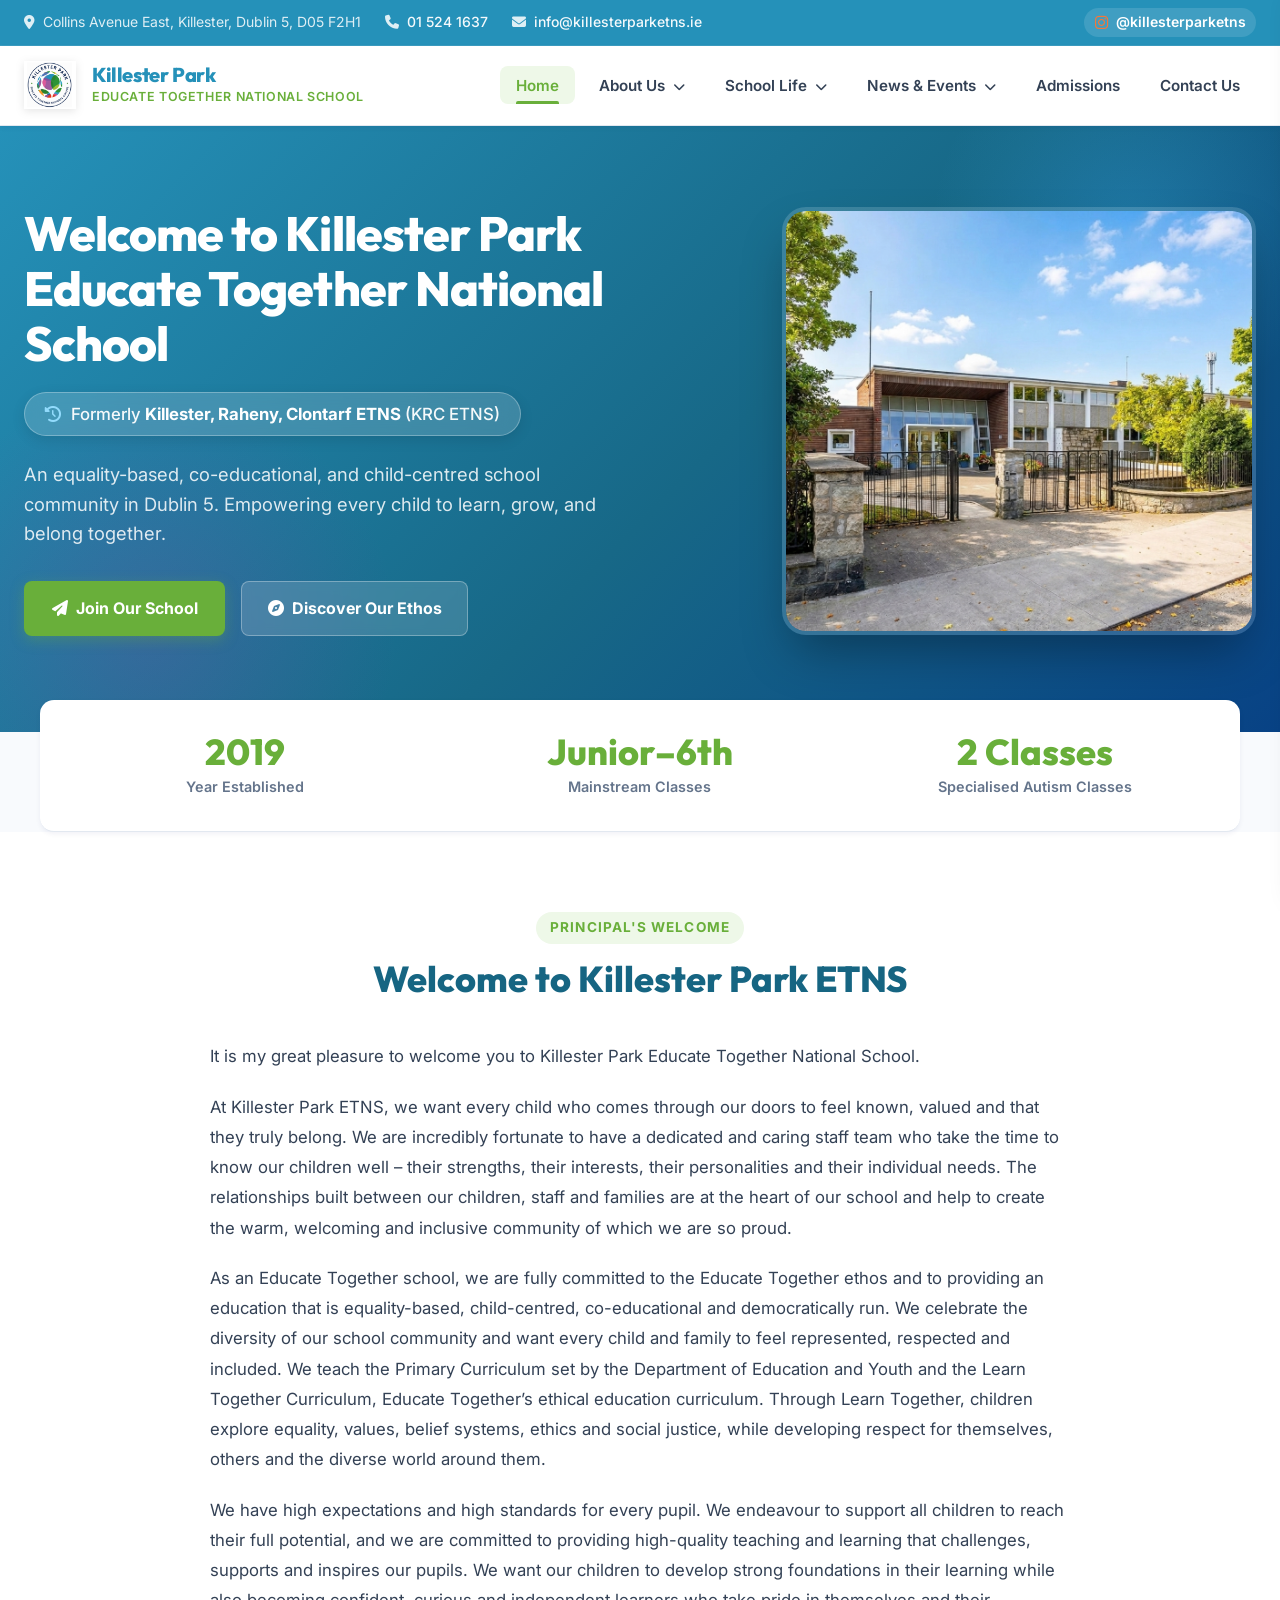
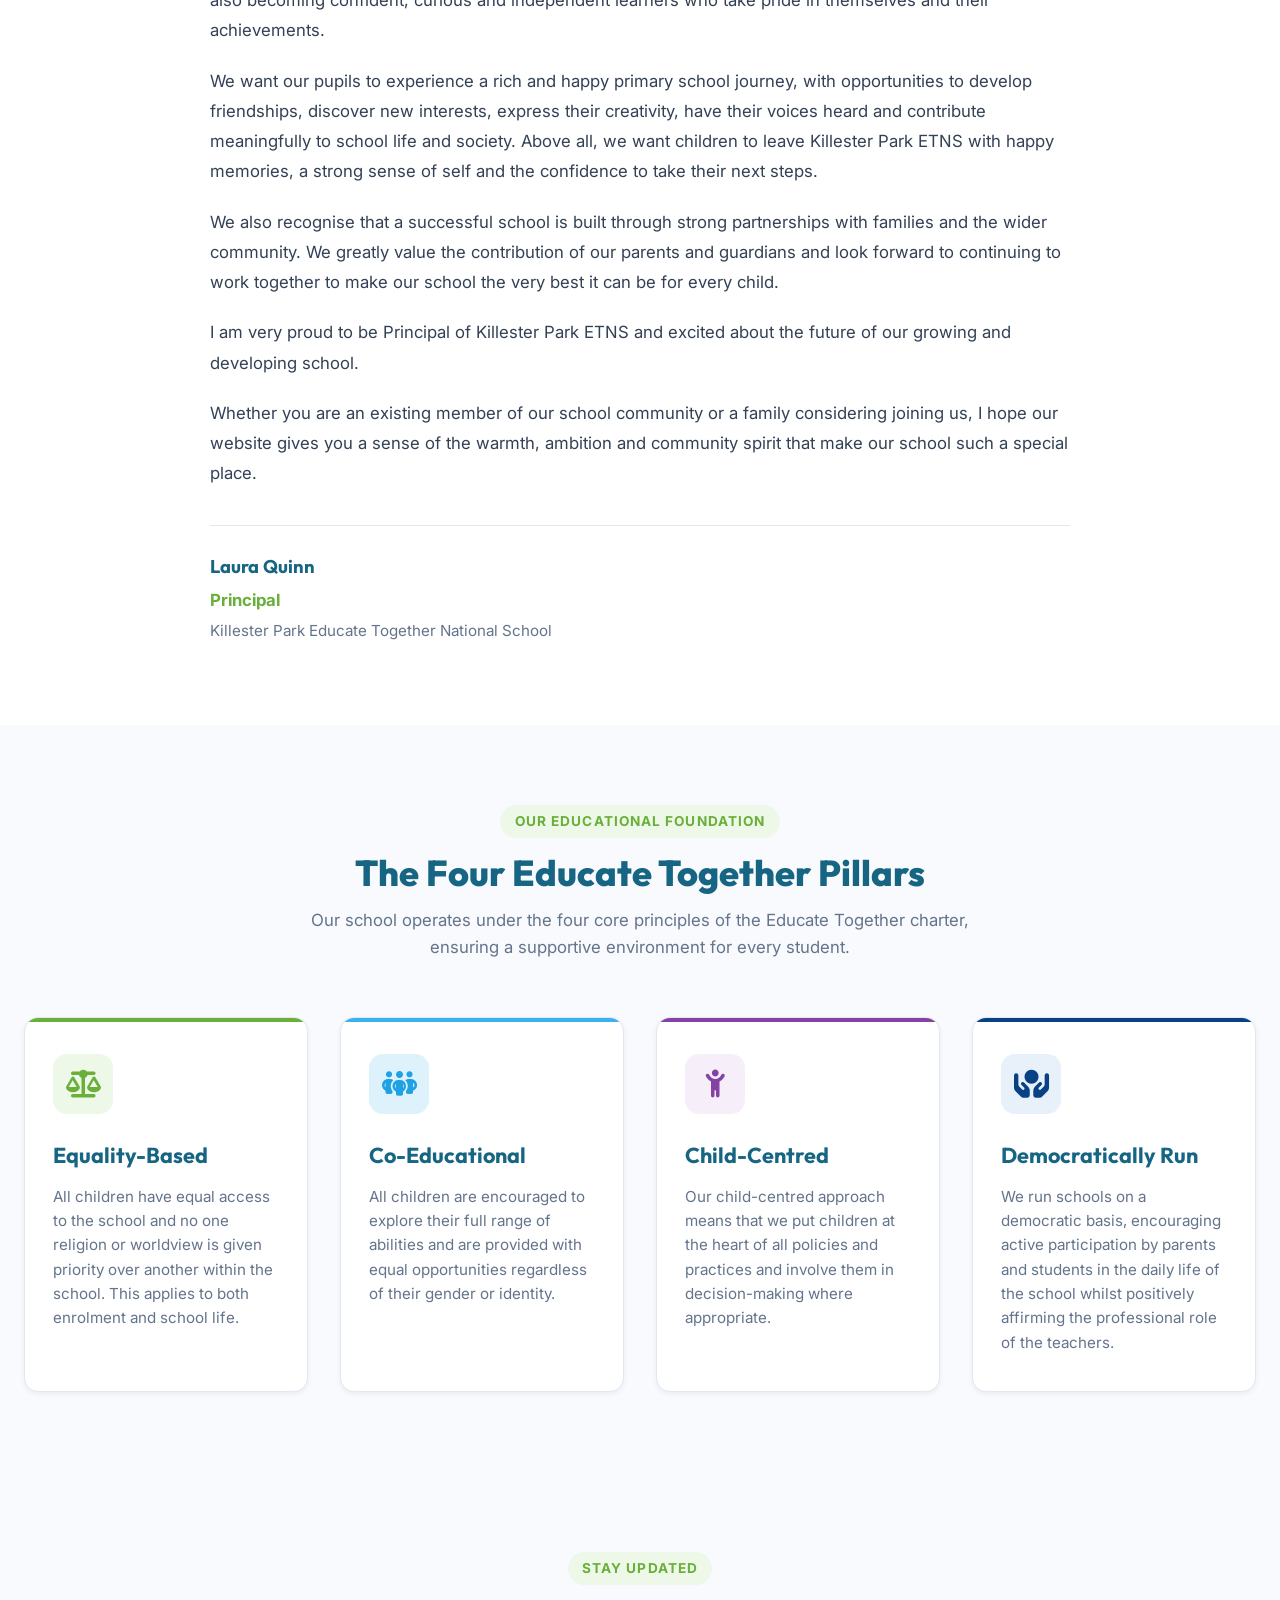
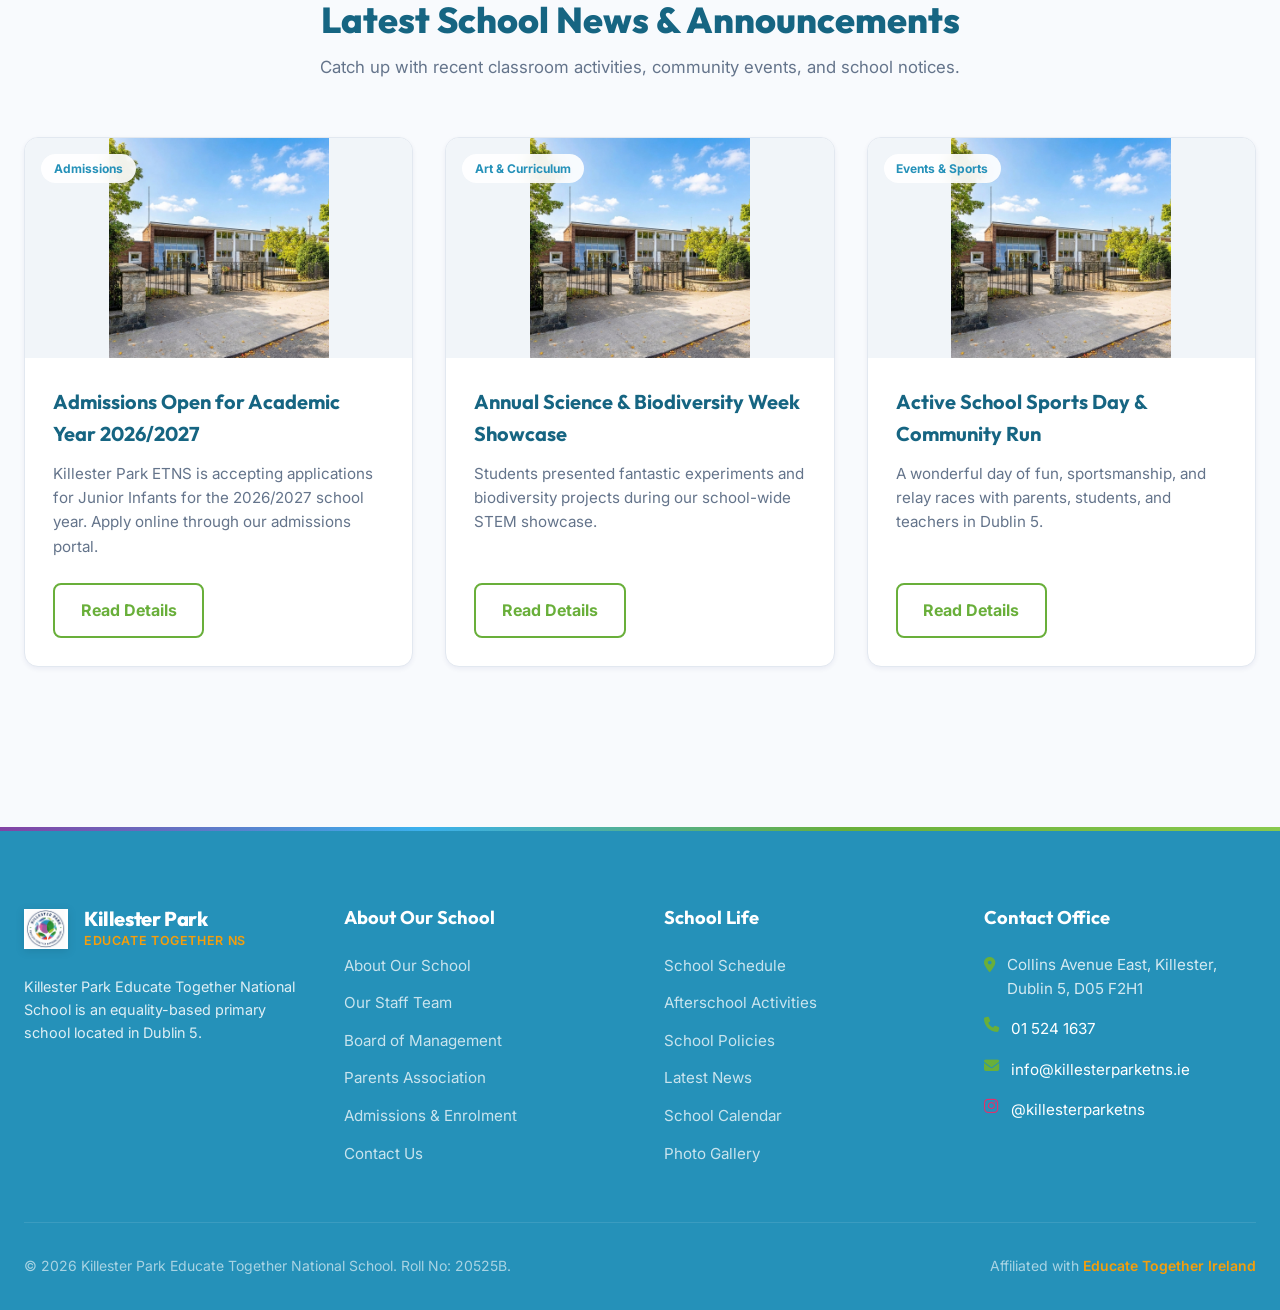
<file: index.html>
<!DOCTYPE html>
<html lang="en">

<head>
  <meta charset="UTF-8">
  <meta name="viewport" content="width=device-width, initial-scale=1.0">
  <title>Killester Park | Equality-Based Primary School Dublin 5</title>
  <meta name="description"
    content="Official website for Killester Park Educate Together National School. An inclusive, equality-based, co-educational primary school on Collins Avenue East, Dublin 5.">
  <link rel="icon" type="image/png" href="images/logo.png">
  <link rel="canonical" href="https://killesterparketns.ie/">

  <!-- Open Graph / Social Sharing Metadata -->
  <meta property="og:type" content="website">
  <meta property="og:title" content="Killester Park Educate Together National School">
  <meta property="og:description"
    content="An inclusive, equality-based primary school on Collins Avenue East, Dublin 5. Formerly Killester, Raheny, Clontarf ETNS (KRC ETNS).">
  <meta property="og:url" content="https://killesterparketns.ie/">
  <meta property="og:image" content="https://killesterparketns.ie/images/logo_with_text.png">

  <!-- Google Search Console Verification Placeholder (Paste your code below when obtained) -->
  <!-- <meta name="google-site-verification" content="YOUR_GOOGLE_VERIFICATION_CODE_HERE" /> -->

  <!-- Schema.org Structured Data for Google Knowledge Graph & Rich Snippets -->
  <script type="application/ld+json">
  {
    "@context": "https://schema.org",
    "@type": "School",
    "name": "Killester Park Educate Together National School",
    "alternateName": [
      "Killester, Raheny, Clontarf Educate Together National School",
      "KRC ETNS",
      "Killester Park ETNS"
    ],
    "url": "https://killesterparketns.ie/",
    "logo": "https://killesterparketns.ie/images/logo.png",
    "image": "https://killesterparketns.ie/images/hero.png",
    "description": "An equality-based, co-educational, and child-centred primary school on Collins Avenue East, Killester, Dublin 5.",
    "address": {
      "@type": "PostalAddress",
      "streetAddress": "Collins Avenue East, Killester",
      "addressLocality": "Dublin",
      "postalCode": "D05 F2H1",
      "addressCountry": "IE"
    },
    "telephone": "+35315241637",
    "email": "info@killesterparketns.ie",
    "sameAs": [
      "https://www.instagram.com/killesterparketns/",
      "https://www.educatetogether.ie"
    ]
  }
  </script>

  <link rel="stylesheet" href="css/styles.css?v=20260916_blue">
  <link rel="stylesheet" href="https://cdnjs.cloudflare.com/ajax/libs/font-awesome/6.4.0/css/all.min.css">
</head>

<body>

  <!-- Shared Site Header Container -->
  <div id="siteHeader"></div>

  <!-- Hero Section -->
  <section class="hero">
    <div class="hero-bg-shapes">
      <div class="shape-circle-1"></div>
      <div class="shape-circle-2"></div>
    </div>
    <div class="hero-container">
      <div class="hero-content">
        <h1 class="hero-title">Welcome to <span>Killester Park</span> Educate Together National
          School</h1>
        <div class="hero-former-badge">
          <i class="fa-solid fa-clock-rotate-left"></i>
          <span>Formerly <strong>Killester, Raheny, Clontarf ETNS</strong> (KRC ETNS)</span>
        </div>
        <p class="hero-lead">An equality-based, co-educational, and child-centred school community in
          Dublin 5. Empowering every child to learn, grow, and belong together.</p>
        <div class="hero-actions">
          <a href="admissions.html" class="btn btn-primary"><i class="fa-solid fa-paper-plane"></i> Join Our School</a>
          <a href="about.html" class="btn btn-secondary"><i class="fa-solid fa-compass"></i> Discover Our Ethos</a>
        </div>
      </div>
      <div class="hero-image-card">
        <img src="images/hero.png" alt="Killester Park School Campus and Children">
      </div>
    </div>
  </section>

  <!-- Key Statistics Bar -->
  <div class="stats-bar">
    <div class="stats-grid">
      <div class="stat-item">
        <span class="stat-number">2019</span>
        <span class="stat-label">Year Established</span>
      </div>
      <div class="stat-item">
        <span class="stat-number">Junior–6th</span>
        <span class="stat-label">Mainstream Classes</span>
      </div>
      <div class="stat-item">
        <span class="stat-number">2 Classes</span>
        <span class="stat-label">Specialised Autism Classes</span>
      </div>
    </div>
  </div>

  <!-- Principal's Welcome Section -->
  <section class="section" style="background-color: #ffffff;">
    <div class="container">
      <div style="max-width: 860px; margin: 0 auto;">
        <div class="section-header" style="margin-bottom: 2.5rem;">
          <span class="section-tag">Principal's Welcome</span>
          <h2 class="section-title">Welcome to Killester Park ETNS</h2>
        </div>

        <div style="font-size: 1.05rem; line-height: 1.8; color: var(--text-body);">
          <p style="margin-bottom: 1.25rem;">
            It is my great pleasure to welcome you to Killester Park Educate Together National School.
          </p>
          <p style="margin-bottom: 1.25rem;">
            At Killester Park ETNS, we want every child who comes through our doors to feel known, valued and that they truly belong. We are incredibly fortunate to have a dedicated and caring staff team who take the time to know our children well – their strengths, their interests, their personalities and their individual needs. The relationships built between our children, staff and families are at the heart of our school and help to create the warm, welcoming and inclusive community of which we are so proud.
          </p>
          <p style="margin-bottom: 1.25rem;">
            As an Educate Together school, we are fully committed to the Educate Together ethos and to providing an education that is equality-based, child-centred, co-educational and democratically run. We celebrate the diversity of our school community and want every child and family to feel represented, respected and included. We teach the Primary Curriculum set by the Department of Education and Youth and the Learn Together Curriculum, Educate Together’s ethical education curriculum. Through Learn Together, children explore equality, values, belief systems, ethics and social justice, while developing respect for themselves, others and the diverse world around them.
          </p>
          <p style="margin-bottom: 1.25rem;">
            We have high expectations and high standards for every pupil. We endeavour to support all children to reach their full potential, and we are committed to providing high-quality teaching and learning that challenges, supports and inspires our pupils. We want our children to develop strong foundations in their learning while also becoming confident, curious and independent learners who take pride in themselves and their achievements.
          </p>
          <p style="margin-bottom: 1.25rem;">
            We want our pupils to experience a rich and happy primary school journey, with opportunities to develop friendships, discover new interests, express their creativity, have their voices heard and contribute meaningfully to school life and society. Above all, we want children to leave Killester Park ETNS with happy memories, a strong sense of self and the confidence to take their next steps.
          </p>
          <p style="margin-bottom: 1.25rem;">
            We also recognise that a successful school is built through strong partnerships with families and the wider community. We greatly value the contribution of our parents and guardians and look forward to continuing to work together to make our school the very best it can be for every child.
          </p>
          <p style="margin-bottom: 1.25rem;">
            I am very proud to be Principal of Killester Park ETNS and excited about the future of our growing and developing school.
          </p>
          <p style="margin-bottom: 1.75rem;">
            Whether you are an existing member of our school community or a family considering joining us, I hope our website gives you a sense of the warmth, ambition and community spirit that make our school such a special place.
          </p>

          <div style="margin-top: 2.25rem; padding-top: 1.5rem; border-top: 1px solid var(--border-subtle);">
            <strong style="font-family: var(--font-heading); font-size: 1.15rem; color: var(--text-heading); display: block;">Laura Quinn</strong>
            <span style="color: var(--teal-brand); font-weight: 700; display: block; margin-top: 0.15rem;">Principal</span>
            <span style="color: var(--text-muted); font-size: 0.95rem;">Killester Park Educate Together National School</span>
          </div>
        </div>
      </div>
    </div>
  </section>

  <!-- Educate Together Core Pillars -->
  <section class="section">
    <div class="container">
      <div class="section-header">
        <span class="section-tag">Our Educational Foundation</span>
        <h2 class="section-title">The Four Educate Together Pillars</h2>
        <p class="section-description">Our school operates under the four core principles of the Educate Together
          charter, ensuring a supportive environment for every student.</p>
      </div>

      <div class="pillars-grid">
        <div class="pillar-card">
          <div class="pillar-icon"><i class="fa-solid fa-scale-balanced"></i></div>
          <h3 class="pillar-title">Equality-Based</h3>
          <p class="pillar-text">All children have equal access to the school and no one religion or worldview is given
            priority over another within the school. This applies to both enrolment and school life.</p>
        </div>

        <div class="pillar-card">
          <div class="pillar-icon"><i class="fa-solid fa-people-group"></i></div>
          <h3 class="pillar-title">Co-Educational</h3>
          <p class="pillar-text">All children are encouraged to explore their full range of abilities and are provided
            with equal opportunities regardless of their gender or identity.</p>
        </div>

        <div class="pillar-card">
          <div class="pillar-icon"><i class="fa-solid fa-child-reaching"></i></div>
          <h3 class="pillar-title">Child-Centred</h3>
          <p class="pillar-text">Our child-centred approach means that we put children at the heart of all policies and
            practices and involve them in decision-making where appropriate.</p>
        </div>

        <div class="pillar-card">
          <div class="pillar-icon"><i class="fa-solid fa-hands-holding-circle"></i></div>
          <h3 class="pillar-title">Democratically Run</h3>
          <p class="pillar-text">We run schools on a democratic basis, encouraging active participation by parents and
            students in the daily life of the school whilst positively affirming the professional role of the teachers.
          </p>
        </div>
      </div>
    </div>
  </section>

  <!-- Latest School News Preview -->
  <section class="section">
    <div class="container">
      <div class="section-header">
        <span class="section-tag">Stay Updated</span>
        <h2 class="section-title">Latest School News & Announcements</h2>
        <p class="section-description">Catch up with recent classroom activities, community events, and school notices.
        </p>
      </div>

      <!-- Dynamic Homepage News List -->
      <div class="card-grid" id="homeNewsFeedList">
        <!-- Rendered dynamically via js/main.js -->
      </div>
    </div>
  </section>

  <!-- Shared Site Footer Container -->
  <div id="siteFooter"></div>

  <script src="js/main.js"></script>
</body>

</html>
</file>
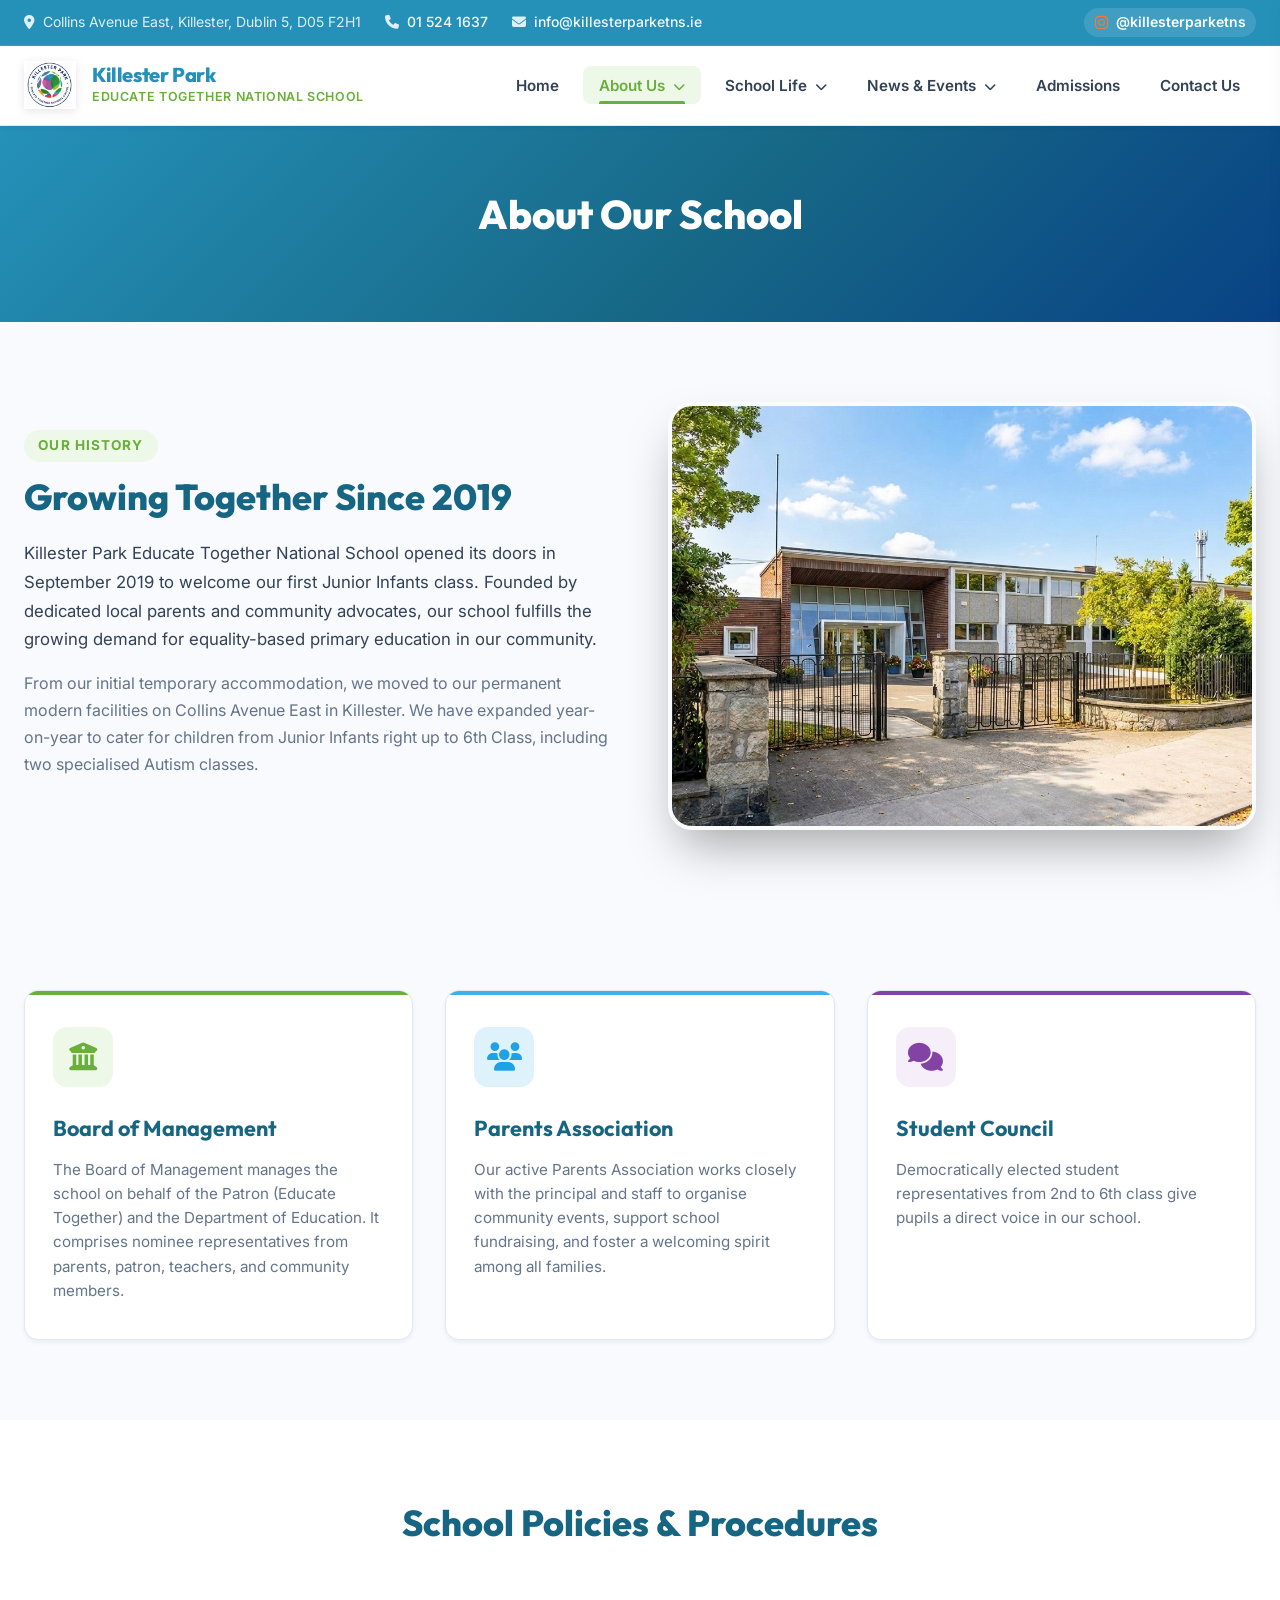
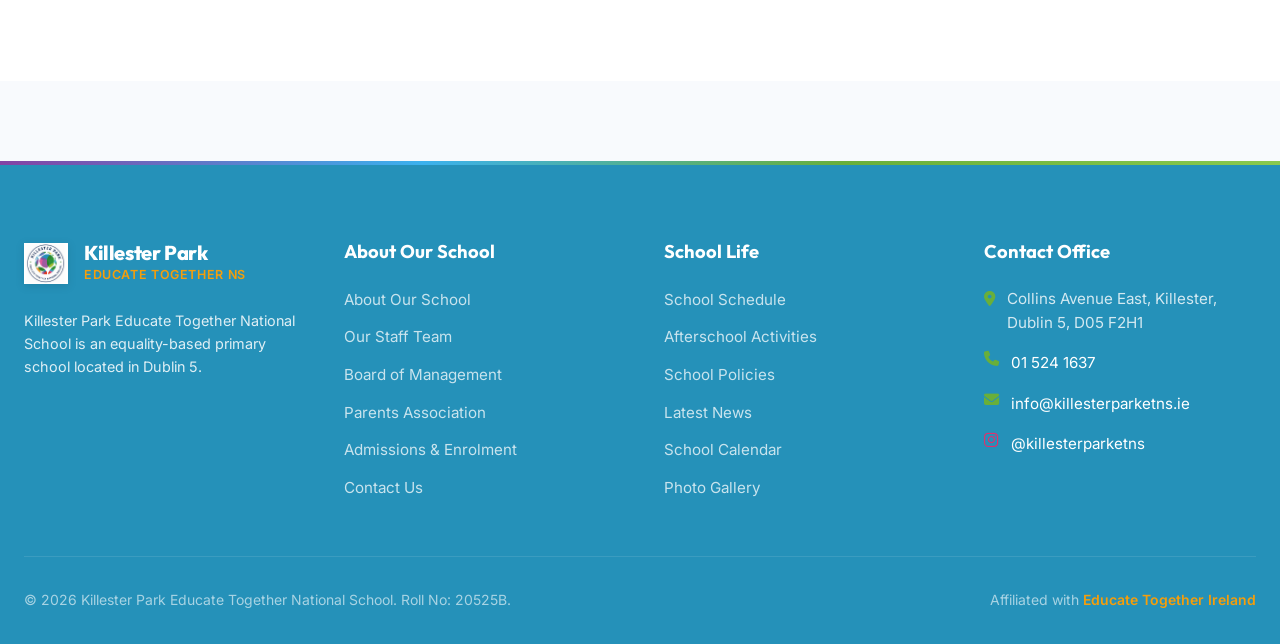
<file: about.html>
<!DOCTYPE html>
<html lang="en">

<head>
  <meta charset="UTF-8">
  <meta name="viewport" content="width=device-width, initial-scale=1.0">
  <title>About Us & Ethos | Killester Park Dublin 5</title>
  <meta name="description"
    content="Learn about Killester Park Educate Together National School history, core Educate Together ethos, equality-based values, governance, and school policy documents.">
  <link rel="icon" type="image/png" href="images/logo.png">
  <link rel="canonical" href="https://killesterparketns.ie/about.html">
  <link rel="stylesheet" href="css/styles.css?v=20260916_blue">
  <link rel="stylesheet" href="https://cdnjs.cloudflare.com/ajax/libs/font-awesome/6.4.0/css/all.min.css">
</head>

<body>

  <!-- Shared Site Header Container -->
  <div id="siteHeader"></div>

  <!-- Page Banner -->
  <section class="page-header-banner">
    <div class="page-header-container">
      <h1 class="page-header-title">About Our School</h1>
    </div>
  </section>

  <!-- History & Vision Section -->
  <section class="section">
    <div class="container">
      <div
        style="display: grid; grid-template-columns: repeat(auto-fit, minmax(320px, 1fr)); gap: 3.5rem; align-items: center;">
        <div>
          <span class="section-tag">Our History</span>
          <h2 class="section-title" style="text-align: left; margin-bottom: 1.25rem;">Growing Together Since 2019</h2>
          <p style="font-size: 1.05rem; line-height: 1.7; color: var(--text-body); margin-bottom: 1rem;">
            Killester Park Educate Together National School opened its doors in September 2019 to welcome our first
            Junior Infants class. Founded by dedicated local parents and community advocates, our school fulfills the
            growing demand for equality-based primary education in our community.
          </p>
          <p style="font-size: 1rem; line-height: 1.7; color: var(--text-muted); margin-bottom: 1.5rem;">
            From our initial temporary accommodation, we moved to our permanent modern facilities on Collins Avenue East
            in Killester. We have expanded year-on-year to cater for children from Junior Infants right up to 6th Class,
            including two specialised Autism classes.
          </p>
        </div>

        <div class="hero-image-card">
          <img src="images/hero.png" alt="Killester Park School Campus">
        </div>
      </div>
    </div>
  </section>

  <!-- Governance & Parents Association -->
  <section class="section">
    <div class="container">
      <div style="display: grid; grid-template-columns: repeat(auto-fit, minmax(300px, 1fr)); gap: 2rem;">
        <div class="pillar-card">
          <div class="pillar-icon"><i class="fa-solid fa-building-columns"></i></div>
          <h3 class="pillar-title">Board of Management</h3>
          <p class="pillar-text">The Board of Management manages the school on behalf of the Patron (Educate Together)
            and the Department of Education. It comprises nominee representatives from parents, patron, teachers, and
            community members.</p>
        </div>

        <div class="pillar-card">
          <div class="pillar-icon"><i class="fa-solid fa-users"></i></div>
          <h3 class="pillar-title">Parents Association</h3>
          <p class="pillar-text">Our active Parents Association works closely with the principal and staff to organise
            community events, support school fundraising, and foster a welcoming spirit among all families.</p>
        </div>

        <div class="pillar-card">
          <div class="pillar-icon"><i class="fa-solid fa-comments"></i></div>
          <h3 class="pillar-title">Student Council</h3>
          <p class="pillar-text">Democratically elected student representatives from 2nd to 6th class give pupils a
            direct voice in our school.</p>
        </div>
      </div>
    </div>
  </section>

  <!-- Dynamic Policies Centre Section -->
  <section class="section" id="policies" style="background-color: var(--bg-surface);">
    <div class="container">
      <div class="section-header">
        <h2 class="section-title">School Policies & Procedures</h2>
      </div>

      <!-- Live Policy List Container -->
      <div class="policy-list" id="policyList">
        <!-- Rendered dynamically via js/main.js -->
      </div>
    </div>
  </section>

  <!-- Shared Site Footer Container -->
  <div id="siteFooter"></div>

  <script src="js/main.js"></script>
</body>

</html>
</file>
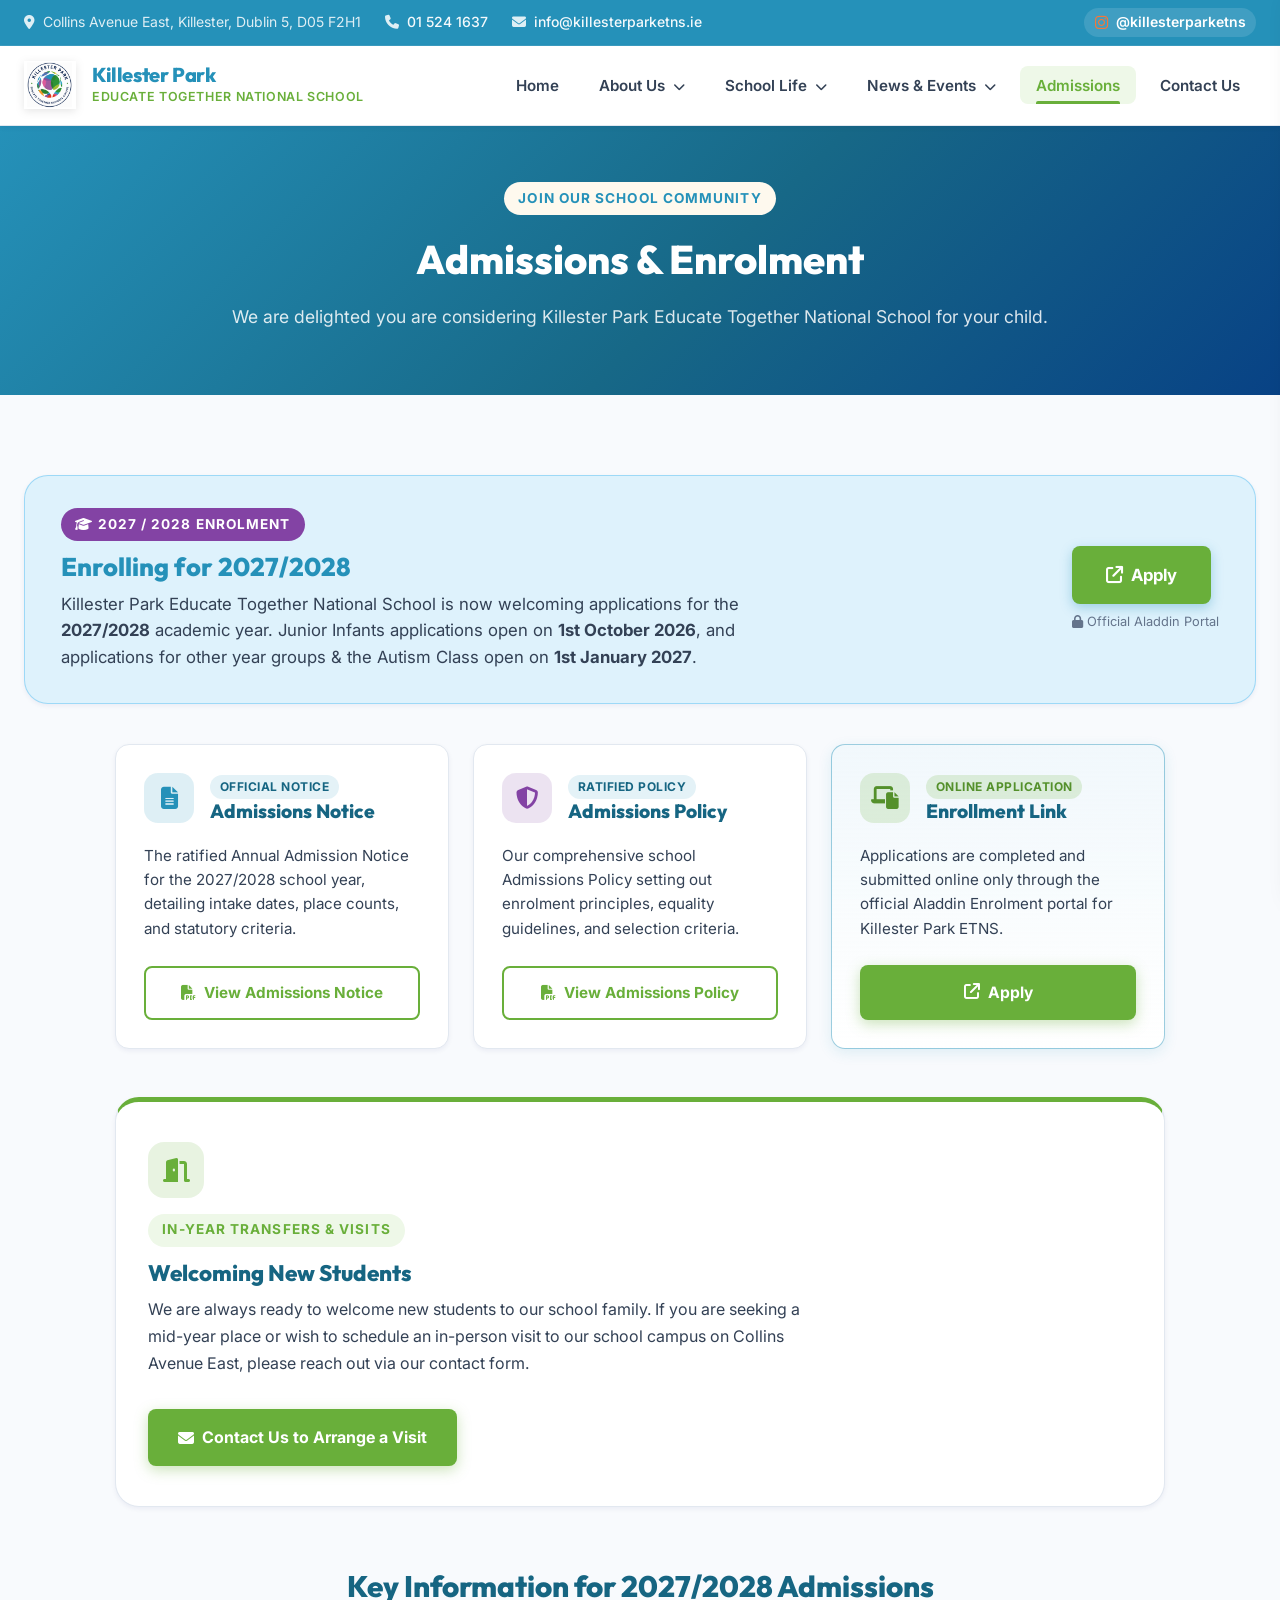
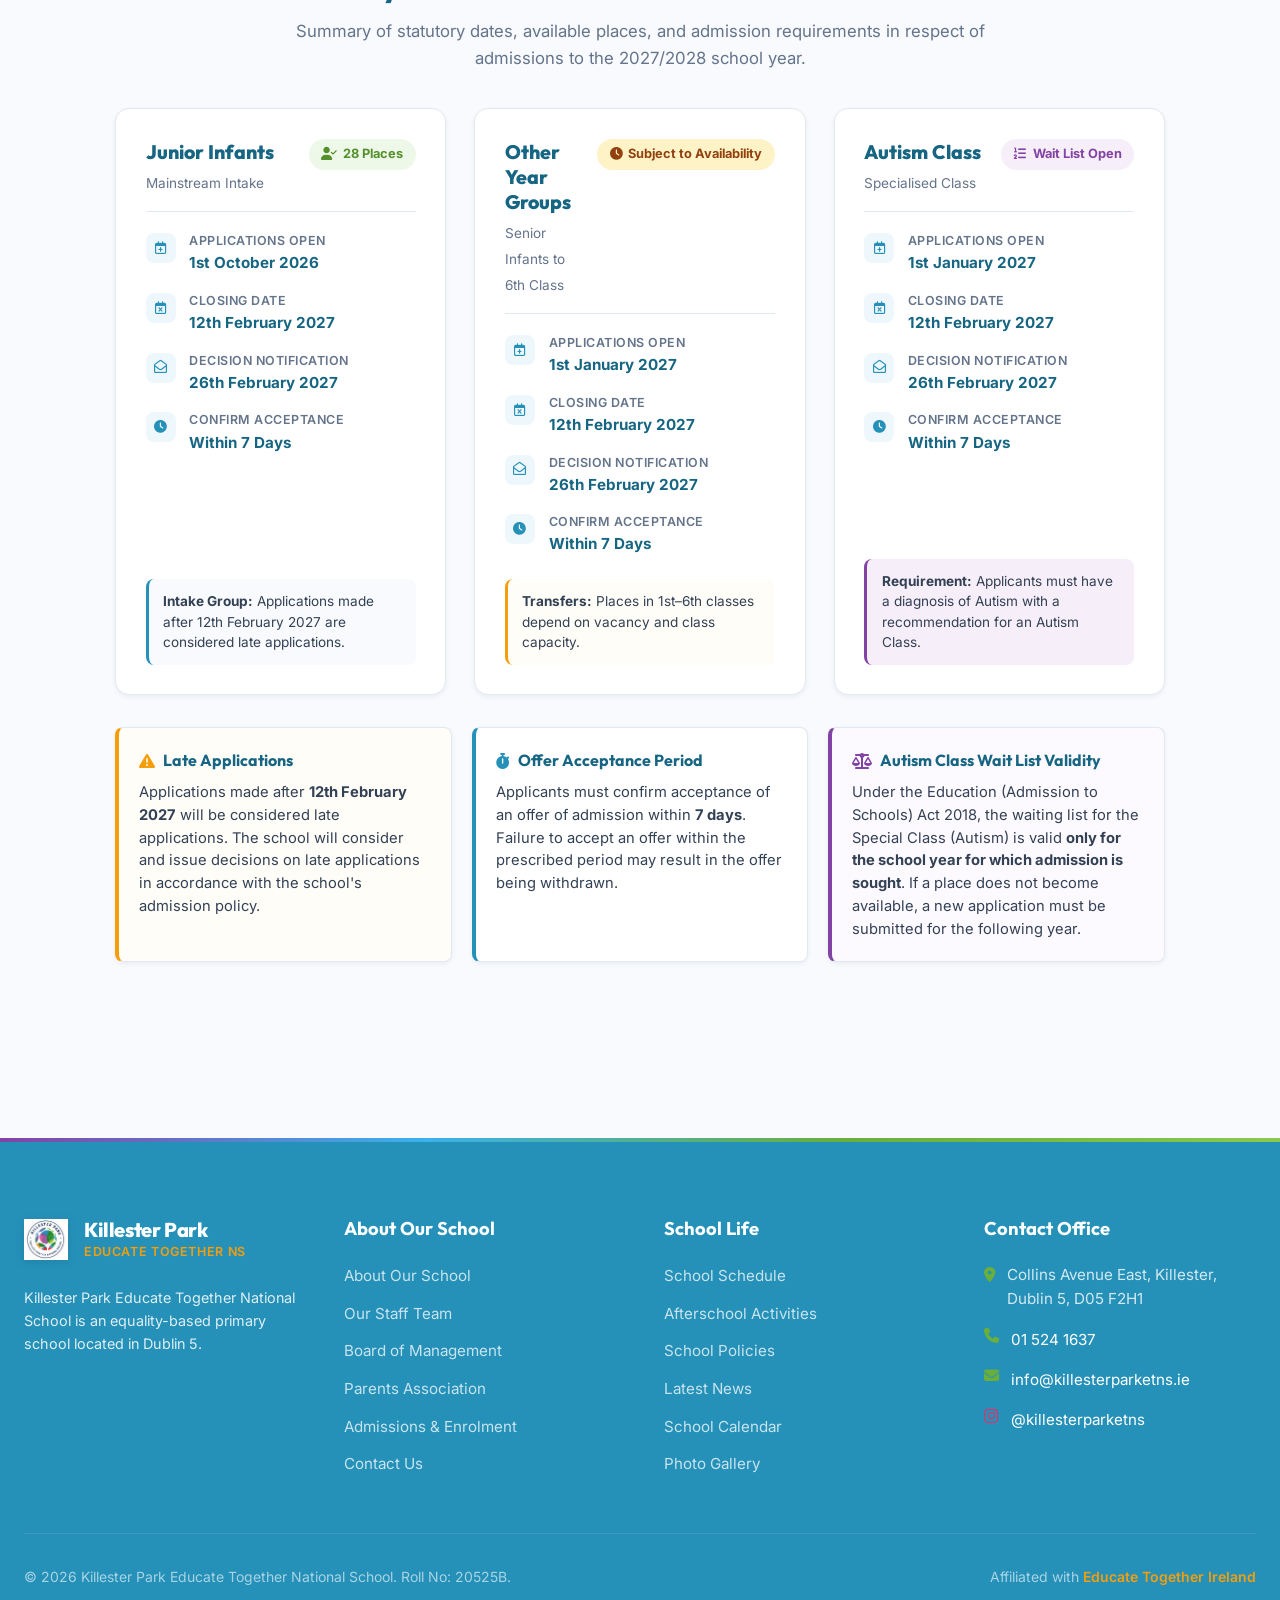
<file: admissions.html>
<!DOCTYPE html>
<html lang="en">

<head>
  <meta charset="UTF-8">
  <meta name="viewport" content="width=device-width, initial-scale=1.0">
  <title>Admissions & Enrolment | Killester Park Dublin 5</title>
  <meta name="description"
    content="Information on admissions and enrolment for Killester Park Educate Together National School, Dublin 5. Welcoming new students year-round and annual enrolment details.">
  <link rel="icon" type="image/png" href="images/logo.png">
  <link rel="canonical" href="https://killesterparketns.ie/admissions.html">
  <link rel="stylesheet" href="css/styles.css?v=20260916_blue">
  <link rel="stylesheet" href="https://cdnjs.cloudflare.com/ajax/libs/font-awesome/6.4.0/css/all.min.css">
  <style>
    .admissions-grid {
      display: grid;
      grid-template-columns: repeat(auto-fit, minmax(320px, 1fr));
      gap: 2rem;
      max-width: 1050px;
      margin: 0 auto 3.5rem;
    }

    .admission-card {
      background: var(--bg-surface);
      border: 1px solid var(--border-subtle);
      border-radius: var(--radius-lg);
      padding: 2.5rem 2rem;
      box-shadow: var(--shadow-sm);
      display: flex;
      flex-direction: column;
      justify-content: space-between;
      transition: transform 0.2s ease, box-shadow 0.2s ease;
      position: relative;
      overflow: hidden;
    }

    .admission-card:hover {
      transform: translateY(-4px);
      box-shadow: var(--shadow-md);
    }

    .admission-card-featured {
      border-top: 5px solid var(--teal-brand);
    }

    .admission-card-annual {
      border-top: 5px solid var(--amber-accent);
    }

    .card-icon-circle {
      width: 56px;
      height: 56px;
      border-radius: 16px;
      display: flex;
      align-items: center;
      justify-content: center;
      font-size: 1.5rem;
      margin-bottom: 1.25rem;
    }

    .icon-welcome {
      background: rgba(105, 175, 58, 0.15);
      color: var(--teal-brand);
    }

    .icon-annual {
      background: rgba(245, 158, 11, 0.14);
      color: var(--amber-accent);
    }

    .admission-card h3 {
      font-family: var(--font-heading);
      font-size: 1.4rem;
      font-weight: 800;
      color: var(--text-heading);
      margin-bottom: 0.75rem;
      line-height: 1.3;
    }

    .admission-card p {
      font-size: 1rem;
      color: var(--text-body);
      line-height: 1.7;
      margin-bottom: 1.5rem;
    }

    .status-notice {
      background: #fffbeb;
      border: 1px solid #fde68a;
      border-left: 4px solid var(--amber-accent);
      border-radius: var(--radius-sm);
      padding: 1rem 1.25rem;
      font-size: 0.95rem;
      color: #92400e;
      display: flex;
      align-items: flex-start;
      gap: 0.75rem;
      line-height: 1.5;
    }

    .status-notice i {
      font-size: 1.2rem;
      margin-top: 2px;
      flex-shrink: 0;
    }

    /* Official Admissions Documents & Resources */
    .admissions-docs-grid {
      display: grid;
      grid-template-columns: repeat(auto-fit, minmax(290px, 1fr));
      gap: 1.5rem;
      max-width: 1050px;
      margin: 0 auto 3rem;
    }

    .doc-item-card {
      background: var(--bg-surface);
      border: 1.5px solid var(--border-subtle);
      border-radius: var(--radius-md);
      padding: 1.75rem;
      box-shadow: var(--shadow-sm);
      display: flex;
      flex-direction: column;
      justify-content: space-between;
      transition: transform 0.2s ease, box-shadow 0.2s ease, border-color 0.2s ease;
      position: relative;
    }

    .doc-item-card:hover {
      transform: translateY(-4px);
      box-shadow: var(--shadow-md);
      border-color: var(--primary-navy);
    }

    .doc-item-card.featured-doc {
      border-color: rgba(37, 145, 185, 0.45);
      background: linear-gradient(180deg, rgba(238, 247, 251, 0.75) 0%, #ffffff 100%);
      box-shadow: 0 4px 14px rgba(37, 145, 185, 0.12);
    }

    .doc-item-card.featured-doc:hover {
      border-color: var(--primary-navy);
      box-shadow: 0 8px 22px rgba(37, 145, 185, 0.2);
    }

    .doc-card-top {
      display: flex;
      align-items: flex-start;
      gap: 1rem;
      margin-bottom: 1rem;
    }

    .doc-card-icon {
      width: 50px;
      height: 50px;
      border-radius: 14px;
      display: flex;
      align-items: center;
      justify-content: center;
      font-size: 1.4rem;
      flex-shrink: 0;
    }

    .doc-icon-notice {
      background: rgba(37, 145, 185, 0.15);
      color: var(--primary-navy);
    }

    .doc-icon-policy {
      background: rgba(131, 67, 164, 0.15);
      color: var(--violet-accent);
    }

    .doc-icon-apply {
      background: rgba(105, 175, 58, 0.18);
      color: var(--primary-green-dark);
    }

    .doc-card-title {
      font-family: var(--font-heading);
      font-size: 1.2rem;
      font-weight: 800;
      color: var(--text-heading);
      line-height: 1.3;
      margin-bottom: 0.25rem;
    }

    .doc-card-badge {
      display: inline-block;
      font-size: 0.75rem;
      font-weight: 700;
      text-transform: uppercase;
      letter-spacing: 0.5px;
      padding: 0.15rem 0.6rem;
      border-radius: var(--radius-full);
      background: rgba(37, 145, 185, 0.12);
      color: var(--primary-navy-dark);
    }

    .doc-card-badge-green {
      background: rgba(105, 175, 58, 0.18);
      color: var(--primary-green-dark);
    }

    .doc-card-desc {
      font-size: 0.95rem;
      color: var(--text-body);
      line-height: 1.6;
      margin-bottom: 1.5rem;
      flex-grow: 1;
    }

    /* Key Information Section */
    .policy-key-info-wrap {
      max-width: 1050px;
      margin: 0 auto 3.5rem;
    }

    .policy-info-header {
      text-align: center;
      margin-bottom: 2.25rem;
    }

    .policy-info-header h2 {
      font-family: var(--font-heading);
      font-size: 1.85rem;
      font-weight: 800;
      color: var(--text-heading);
      margin-bottom: 0.5rem;
    }

    .policy-info-header p {
      font-size: 1.05rem;
      color: var(--text-muted);
      max-width: 720px;
      margin: 0 auto;
    }

    .dates-grid {
      display: grid;
      grid-template-columns: repeat(auto-fit, minmax(300px, 1fr));
      gap: 1.75rem;
      margin-bottom: 2rem;
    }

    .date-card {
      background: #ffffff;
      border: 1px solid var(--border-subtle);
      border-radius: var(--radius-md);
      padding: 1.85rem;
      display: flex;
      flex-direction: column;
      box-shadow: var(--shadow-sm);
      transition: transform 0.2s ease, box-shadow 0.2s ease;
      position: relative;
    }

    .date-card:hover {
      transform: translateY(-3px);
      box-shadow: var(--shadow-md);
      border-color: var(--primary-navy-light);
    }

    .date-card-header {
      display: flex;
      justify-content: space-between;
      align-items: flex-start;
      margin-bottom: 1.25rem;
      padding-bottom: 1rem;
      border-bottom: 1px solid var(--border-subtle);
      gap: 0.75rem;
    }

    .date-card-title {
      font-family: var(--font-heading);
      font-size: 1.22rem;
      font-weight: 800;
      color: var(--text-heading);
      margin: 0 0 0.35rem 0;
      line-height: 1.3;
    }

    .places-pill {
      font-size: 0.8rem;
      font-weight: 700;
      padding: 0.35rem 0.8rem;
      border-radius: var(--radius-full);
      background: var(--primary-green-light);
      color: var(--primary-green-dark);
      white-space: nowrap;
      display: inline-flex;
      align-items: center;
      gap: 0.35rem;
    }

    .places-pill-amber {
      background: #fef3c7;
      color: #92400e;
    }

    .places-pill-purple {
      background: var(--violet-light);
      color: var(--violet-accent);
    }

    .date-steps {
      display: flex;
      flex-direction: column;
      gap: 1.1rem;
      margin-bottom: 1.5rem;
      flex-grow: 1;
    }

    .date-step-item {
      display: flex;
      gap: 0.85rem;
      align-items: flex-start;
    }

    .date-step-icon {
      width: 30px;
      height: 30px;
      border-radius: 8px;
      background: var(--primary-navy-surface);
      color: var(--primary-navy);
      display: flex;
      align-items: center;
      justify-content: center;
      font-size: 0.8rem;
      margin-top: 1px;
      flex-shrink: 0;
    }

    .date-step-content {
      font-size: 0.95rem;
      line-height: 1.45;
    }

    .date-step-label {
      font-size: 0.78rem;
      color: var(--text-muted);
      text-transform: uppercase;
      font-weight: 600;
      letter-spacing: 0.5px;
      display: block;
      margin-bottom: 2px;
    }

    .date-step-val {
      font-weight: 700;
      color: var(--text-heading);
    }

    .date-card-note {
      font-size: 0.85rem;
      color: var(--text-body);
      background: var(--bg-main);
      padding: 0.75rem 0.9rem;
      border-radius: var(--radius-sm);
      border-left: 3px solid var(--primary-navy);
      margin-top: auto;
      line-height: 1.5;
    }

    .date-card-note.note-amber {
      border-left-color: var(--amber-accent);
      background: #fffdf7;
    }

    .date-card-note.note-purple {
      border-left-color: var(--violet-accent);
      background: var(--violet-light);
    }

    /* Policy Rules / Notes Row */
    .policy-rules-row {
      display: grid;
      grid-template-columns: repeat(auto-fit, minmax(280px, 1fr));
      gap: 1.25rem;
      margin-bottom: 2rem;
    }

    .rule-box {
      background: #ffffff;
      border: 1px solid var(--border-subtle);
      border-left: 4px solid var(--primary-navy);
      border-radius: var(--radius-sm);
      padding: 1.25rem;
      box-shadow: var(--shadow-sm);
    }

    .rule-box-amber {
      border-left-color: var(--amber-accent);
      background: #fffdf8;
    }

    .rule-box-purple {
      border-left-color: var(--violet-accent);
      background: #fdfaff;
    }

    .rule-box-header {
      font-weight: 700;
      font-family: var(--font-heading);
      font-size: 1rem;
      color: var(--text-heading);
      margin-bottom: 0.45rem;
      display: flex;
      align-items: center;
      gap: 0.5rem;
    }

    .rule-box p {
      font-size: 0.92rem;
      color: var(--text-body);
      line-height: 1.55;
      margin: 0;
    }

    /* Policy Help Box */
    .policy-help-box {
      max-width: 1050px;
      margin: 0 auto;
      background: white;
      border: 1px solid var(--border-subtle);
      border-radius: var(--radius-md);
      padding: 1.75rem 2rem;
      display: flex;
      align-items: center;
      justify-content: space-between;
      flex-wrap: wrap;
      gap: 1.5rem;
      box-shadow: var(--shadow-sm);
    }

    .policy-help-text h4 {
      font-family: var(--font-heading);
      font-weight: 700;
      font-size: 1.1rem;
      color: var(--text-heading);
      margin-bottom: 0.25rem;
    }

    .policy-help-text p {
      font-size: 0.95rem;
      color: var(--text-muted);
      margin: 0;
    }
  </style>
</head>

<body>

  <!-- Shared Site Header Container -->
  <div id="siteHeader"></div>

  <!-- Page Banner -->
  <section class="page-header-banner">
    <div class="page-header-container">
      <span class="section-tag"
        style="background: var(--amber-light); color: var(--primary-navy); margin-bottom: 0.75rem;">Join Our School
        Community</span>
      <h1 class="page-header-title">Admissions &amp; Enrolment</h1>
      <p class="page-header-subtitle">We are delighted you are considering Killester Park Educate Together National
        School for your child.</p>
    </div>
  </section>

  <!-- Simple Admissions Information -->
  <section class="section">
    <div class="container">

      <!-- 2027/2028 Enrolment Banner -->
      <div class="flyer-banner" style="margin-bottom: 2.5rem;">
        <div style="display: flex; flex-wrap: wrap; justify-content: space-between; align-items: center; gap: 1.5rem;">
          <div style="max-width: 720px;">
            <span class="section-tag" style="background: var(--violet-accent); color: #ffffff; margin-bottom: 0.6rem;">
              <i class="fa-solid fa-graduation-cap"></i> 2027 / 2028 Enrolment
            </span>
            <h2 class="flyer-banner-title">Enrolling for 2027/2028</h2>
            <p class="flyer-banner-subtitle" style="margin-bottom: 0;">
              Killester Park Educate Together National School is now welcoming applications for the <strong>2027/2028</strong> academic year. Junior Infants applications open on <strong>1st October 2026</strong>, and applications for other year groups &amp; the Autism Class open on <strong>1st January 2027</strong>.
            </p>
          </div>
          <div style="display: flex; flex-direction: column; align-items: flex-start; gap: 0.5rem;">
            <a href="https://www.aladdin.ie/i/6454986197172224" target="_blank" rel="noopener noreferrer" class="btn btn-primary" id="btn-apply-main" data-admissions-link="apply" style="font-size: 1.05rem; white-space: nowrap; font-weight: 700; padding: 0.85rem 2rem; box-shadow: 0 4px 12px rgba(37, 145, 185, 0.35);">
              <i class="fa-solid fa-arrow-up-right-from-square"></i> Apply
            </a>
            <span style="font-size: 0.8rem; color: var(--text-muted);"><i class="fa-solid fa-lock"></i> Official Aladdin Portal</span>
          </div>
        </div>
      </div>

      <!-- Quick Links to Official Documents & Online Enrolment -->
      <div class="admissions-docs-grid">

        <!-- 1. Admissions Notice -->
        <div class="doc-item-card">
          <div>
            <div class="doc-card-top">
              <div class="doc-card-icon doc-icon-notice">
                <i class="fa-solid fa-file-lines"></i>
              </div>
              <div>
                <span class="doc-card-badge">Official Notice</span>
                <h3 class="doc-card-title">Admissions Notice</h3>
              </div>
            </div>
            <p class="doc-card-desc">
              The ratified Annual Admission Notice for the 2027/2028 school year, detailing intake dates, place counts, and statutory criteria.
            </p>
          </div>
          <div>
            <a href="https://drive.google.com/file/d/1Lzix7PLNxJ-IYDDV6EKiLs6gr7wKiugQ/view?usp=sharing" target="_blank" rel="noopener noreferrer" class="btn btn-outline" data-admissions-link="notice" style="width: 100%; justify-content: center; font-size: 0.95rem;">
              <i class="fa-solid fa-file-pdf"></i> View Admissions Notice
            </a>
          </div>
        </div>

        <!-- 2. Admissions Policy -->
        <div class="doc-item-card">
          <div>
            <div class="doc-card-top">
              <div class="doc-card-icon doc-icon-policy">
                <i class="fa-solid fa-shield-halved"></i>
              </div>
              <div>
                <span class="doc-card-badge">Ratified Policy</span>
                <h3 class="doc-card-title">Admissions Policy</h3>
              </div>
            </div>
            <p class="doc-card-desc">
              Our comprehensive school Admissions Policy setting out enrolment principles, equality guidelines, and selection criteria.
            </p>
          </div>
          <div>
            <a href="https://drive.google.com/file/d/1STclAceTik1cVxAUaxDB_uPXla2AI8iz/view?usp=sharing" target="_blank" rel="noopener noreferrer" class="btn btn-outline" data-admissions-link="policy" style="width: 100%; justify-content: center; font-size: 0.95rem;">
              <i class="fa-solid fa-file-pdf"></i> View Admissions Policy
            </a>
          </div>
        </div>

        <!-- 3. Enrollment Link -->
        <div class="doc-item-card featured-doc">
          <div>
            <div class="doc-card-top">
              <div class="doc-card-icon doc-icon-apply">
                <i class="fa-solid fa-laptop-file"></i>
              </div>
              <div>
                <span class="doc-card-badge doc-card-badge-green">Online Application</span>
                <h3 class="doc-card-title">Enrollment Link</h3>
              </div>
            </div>
            <p class="doc-card-desc">
              Applications are completed and submitted online only through the official Aladdin Enrolment portal for Killester Park ETNS.
            </p>
          </div>
          <div>
            <a href="https://www.aladdin.ie/i/6454986197172224" target="_blank" rel="noopener noreferrer" class="btn btn-primary" data-admissions-link="apply" style="width: 100%; justify-content: center; font-size: 0.98rem; font-weight: 700;">
              <i class="fa-solid fa-arrow-up-right-from-square"></i> Apply
            </a>
          </div>
        </div>

      </div>

      <!-- In-Year Enquiries & School Visits -->
      <div class="admission-card admission-card-featured" style="max-width: 1050px; margin: 0 auto 3.5rem; display: flex; flex-direction: row; flex-wrap: wrap; justify-content: space-between; align-items: center; gap: 2rem;">
        <div style="max-width: 680px;">
          <div class="card-icon-circle icon-welcome" style="margin-bottom: 1rem;">
            <i class="fa-solid fa-door-open"></i>
          </div>
          <span class="section-tag" style="margin-bottom: 0.75rem;">In-Year Transfers &amp; Visits</span>
          <h3 style="margin-bottom: 0.5rem;">Welcoming New Students</h3>
          <p style="margin-bottom: 0;">
            We are always ready to welcome new students to our school family. If you are seeking a mid-year place or wish to schedule an in-person visit to our school campus on Collins Avenue East, please reach out via our contact form.
          </p>
        </div>
        <div>
          <a href="contact.html?subject=Admissions%20%26%20Enrolment" class="btn btn-primary"
            style="font-size: 1rem; white-space: nowrap; padding: 0.85rem 1.75rem;">
            <i class="fa-solid fa-envelope"></i> Contact Us to Arrange a Visit
          </a>
        </div>
      </div>

      <!-- Key Information from Policy Document -->
      <div class="policy-key-info-wrap" style="margin-bottom: 1rem;">
        <div class="policy-info-header">
          <h2>Key Information for 2027/2028 Admissions</h2>
          <p>
            Summary of statutory dates, available places, and admission requirements in respect of admissions to the 2027/2028 school year.
          </p>
        </div>

        <!-- Timetable by Year Group -->
        <div class="dates-grid">

          <!-- Junior Infants -->
          <div class="date-card">
            <div class="date-card-header">
              <div>
                <h3 class="date-card-title">Junior Infants</h3>
                <span style="font-size: 0.85rem; color: var(--text-muted);">Mainstream Intake</span>
              </div>
              <span class="places-pill"><i class="fa-solid fa-user-check"></i> 28 Places</span>
            </div>
            <div class="date-steps">
              <div class="date-step-item">
                <div class="date-step-icon"><i class="fa-regular fa-calendar-plus"></i></div>
                <div class="date-step-content">
                  <span class="date-step-label">Applications Open</span>
                  <span class="date-step-val">1st October 2026</span>
                </div>
              </div>
              <div class="date-step-item">
                <div class="date-step-icon"><i class="fa-regular fa-calendar-xmark"></i></div>
                <div class="date-step-content">
                  <span class="date-step-label">Closing Date</span>
                  <span class="date-step-val">12th February 2027</span>
                </div>
              </div>
              <div class="date-step-item">
                <div class="date-step-icon"><i class="fa-regular fa-envelope-open"></i></div>
                <div class="date-step-content">
                  <span class="date-step-label">Decision Notification</span>
                  <span class="date-step-val">26th February 2027</span>
                </div>
              </div>
              <div class="date-step-item">
                <div class="date-step-icon"><i class="fa-solid fa-clock"></i></div>
                <div class="date-step-content">
                  <span class="date-step-label">Confirm Acceptance</span>
                  <span class="date-step-val">Within 7 Days</span>
                </div>
              </div>
            </div>
            <div class="date-card-note">
              <strong>Intake Group:</strong> Applications made after 12th February 2027 are considered late applications.
            </div>
          </div>

          <!-- Other Year Groups -->
          <div class="date-card">
            <div class="date-card-header">
              <div>
                <h3 class="date-card-title">Other Year Groups</h3>
                <span style="font-size: 0.85rem; color: var(--text-muted);">Senior Infants to 6th Class</span>
              </div>
              <span class="places-pill places-pill-amber"><i class="fa-solid fa-clock"></i> Subject to Availability</span>
            </div>
            <div class="date-steps">
              <div class="date-step-item">
                <div class="date-step-icon"><i class="fa-regular fa-calendar-plus"></i></div>
                <div class="date-step-content">
                  <span class="date-step-label">Applications Open</span>
                  <span class="date-step-val">1st January 2027</span>
                </div>
              </div>
              <div class="date-step-item">
                <div class="date-step-icon"><i class="fa-regular fa-calendar-xmark"></i></div>
                <div class="date-step-content">
                  <span class="date-step-label">Closing Date</span>
                  <span class="date-step-val">12th February 2027</span>
                </div>
              </div>
              <div class="date-step-item">
                <div class="date-step-icon"><i class="fa-regular fa-envelope-open"></i></div>
                <div class="date-step-content">
                  <span class="date-step-label">Decision Notification</span>
                  <span class="date-step-val">26th February 2027</span>
                </div>
              </div>
              <div class="date-step-item">
                <div class="date-step-icon"><i class="fa-solid fa-clock"></i></div>
                <div class="date-step-content">
                  <span class="date-step-label">Confirm Acceptance</span>
                  <span class="date-step-val">Within 7 Days</span>
                </div>
              </div>
            </div>
            <div class="date-card-note note-amber">
              <strong>Transfers:</strong> Places in 1st–6th classes depend on vacancy and class capacity.
            </div>
          </div>

          <!-- Autism Class -->
          <div class="date-card">
            <div class="date-card-header">
              <div>
                <h3 class="date-card-title">Autism Class</h3>
                <span style="font-size: 0.85rem; color: var(--text-muted);">Specialised Class</span>
              </div>
              <span class="places-pill places-pill-purple"><i class="fa-solid fa-list-ol"></i> Wait List Open</span>
            </div>
            <div class="date-steps">
              <div class="date-step-item">
                <div class="date-step-icon"><i class="fa-regular fa-calendar-plus"></i></div>
                <div class="date-step-content">
                  <span class="date-step-label">Applications Open</span>
                  <span class="date-step-val">1st January 2027</span>
                </div>
              </div>
              <div class="date-step-item">
                <div class="date-step-icon"><i class="fa-regular fa-calendar-xmark"></i></div>
                <div class="date-step-content">
                  <span class="date-step-label">Closing Date</span>
                  <span class="date-step-val">12th February 2027</span>
                </div>
              </div>
              <div class="date-step-item">
                <div class="date-step-icon"><i class="fa-regular fa-envelope-open"></i></div>
                <div class="date-step-content">
                  <span class="date-step-label">Decision Notification</span>
                  <span class="date-step-val">26th February 2027</span>
                </div>
              </div>
              <div class="date-step-item">
                <div class="date-step-icon"><i class="fa-solid fa-clock"></i></div>
                <div class="date-step-content">
                  <span class="date-step-label">Confirm Acceptance</span>
                  <span class="date-step-val">Within 7 Days</span>
                </div>
              </div>
            </div>
            <div class="date-card-note note-purple">
              <strong>Requirement:</strong> Applicants must have a diagnosis of Autism with a recommendation for an Autism Class.
            </div>
          </div>

        </div>

        <!-- Key Policy Rules & Conditions -->
        <div class="policy-rules-row" style="margin-bottom: 0;">
          <div class="rule-box rule-box-amber">
            <div class="rule-box-header">
              <i class="fa-solid fa-triangle-exclamation" style="color: var(--amber-accent);"></i>
              <span>Late Applications</span>
            </div>
            <p>
              Applications made after <strong>12th February 2027</strong> will be considered late applications. The school will consider and issue decisions on late applications in accordance with the school's admission policy.
            </p>
          </div>

          <div class="rule-box">
            <div class="rule-box-header">
              <i class="fa-solid fa-stopwatch" style="color: var(--primary-navy);"></i>
              <span>Offer Acceptance Period</span>
            </div>
            <p>
              Applicants must confirm acceptance of an offer of admission within <strong>7 days</strong>. Failure to accept an offer within the prescribed period may result in the offer being withdrawn.
            </p>
          </div>

          <div class="rule-box rule-box-purple">
            <div class="rule-box-header">
              <i class="fa-solid fa-scale-balanced" style="color: var(--violet-accent);"></i>
              <span>Autism Class Wait List Validity</span>
            </div>
            <p>
              Under the Education (Admission to Schools) Act 2018, the waiting list for the Special Class (Autism) is valid <strong>only for the school year for which admission is sought</strong>. If a place does not become available, a new application must be submitted for the following year.
            </p>
          </div>
        </div>

      </div>

    </div>
  </section>

  <!-- Shared Site Footer Container -->
  <div id="siteFooter"></div>

  <script src="js/main.js?v=20260906c"></script>
</body>

</html>
</file>
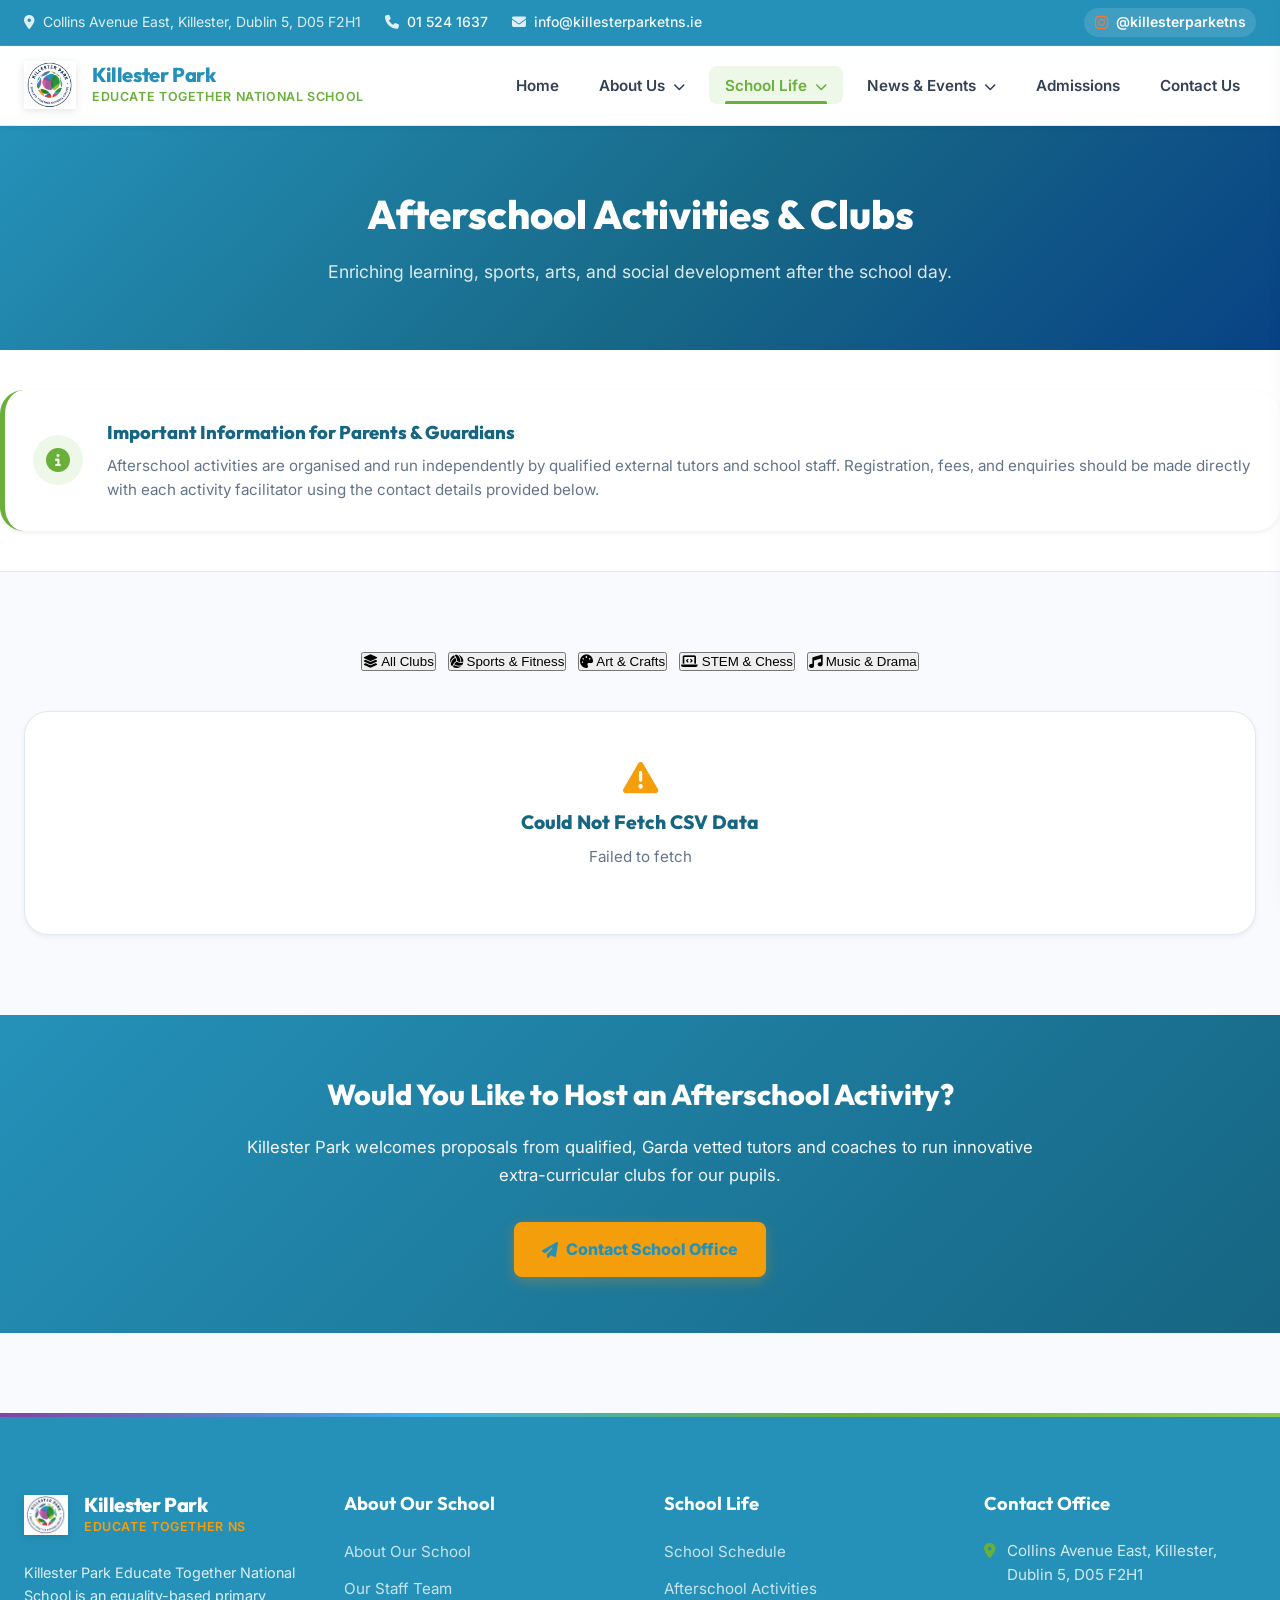
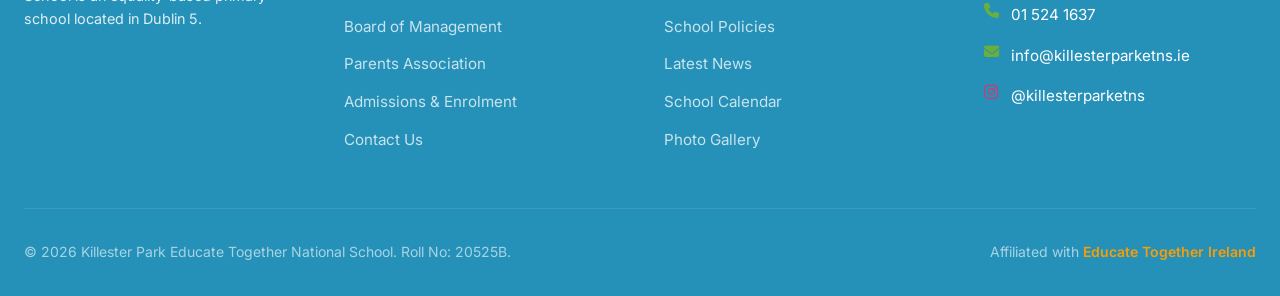
<file: afterschool-activities.html>
<!DOCTYPE html>
<html lang="en">
<head>
  <meta charset="UTF-8">
  <meta name="viewport" content="width=device-width, initial-scale=1.0">
  <title>Afterschool Activities & Clubs | Killester Park Dublin 5</title>
  <meta name="description" content="Explore afterschool clubs and extra-curricular activities at Killester Park Educate Together National School, including sports, art, chess, drama, coding, and music.">
  <link rel="icon" type="image/png" href="images/logo.png">
  <link rel="canonical" href="https://killesterparketns.ie/afterschool-activities.html">
  <link rel="stylesheet" href="css/styles.css?v=20260916_blue">
  <link rel="stylesheet" href="https://cdnjs.cloudflare.com/ajax/libs/font-awesome/6.4.0/css/all.min.css">
  <style>
    .activity-card {
      background: var(--bg-surface);
      border: 1px solid var(--border-subtle);
      border-radius: var(--radius-lg);
      overflow: hidden;
      box-shadow: var(--shadow-sm);
      transition: var(--transition);
      display: flex;
      flex-direction: column;
    }
    .activity-card:hover {
      transform: translateY(-4px);
      box-shadow: var(--shadow-md);
      border-color: var(--teal-brand);
    }
    .activity-header {
      padding: 1.5rem 1.5rem 1rem;
      border-bottom: 1px solid var(--border-subtle);
      background: linear-gradient(135deg, var(--bg-surface-elevated), var(--bg-surface));
      position: relative;
    }
    .activity-category-badge {
      display: inline-block;
      padding: 0.25rem 0.75rem;
      border-radius: 50px;
      font-size: 0.8rem;
      font-weight: 700;
      text-transform: uppercase;
      letter-spacing: 0.5px;
      margin-bottom: 0.75rem;
    }
    .badge-sports { background: #e0f2fe; color: #0369a1; }
    .badge-art { background: #fce7f3; color: #be185d; }
    .badge-stem { background: #e0e7ff; color: #4338ca; }
    .badge-music { background: #fef3c7; color: #b45309; }
    .badge-general { background: #e2e8f0; color: #334155; }

    .activity-title {
      font-family: var(--font-heading);
      font-size: 1.25rem;
      font-weight: 800;
      color: var(--text-heading);
      margin-bottom: 0.25rem;
    }
    .activity-age {
      font-size: 0.85rem;
      font-weight: 600;
      color: var(--teal-brand);
      display: flex;
      align-items: center;
      gap: 0.4rem;
    }
    .activity-body {
      padding: 1.25rem 1.5rem;
      flex-grow: 1;
      display: flex;
      flex-direction: column;
      justify-content: space-between;
    }
    .activity-desc {
      font-size: 0.95rem;
      line-height: 1.6;
      color: var(--text-muted);
      margin-bottom: 1.25rem;
    }
    .activity-meta-list {
      list-style: none;
      padding: 0;
      margin: 0 0 1.25rem 0;
      display: flex;
      flex-direction: column;
      gap: 0.6rem;
    }
    .activity-meta-item {
      display: flex;
      align-items: flex-start;
      gap: 0.6rem;
      font-size: 0.9rem;
      color: var(--text-body);
    }
    .activity-meta-item i {
      color: var(--teal-brand);
      margin-top: 3px;
      font-size: 0.95rem;
      width: 16px;
    }
    .activity-footer {
      padding: 1rem 1.5rem;
      background: var(--bg-surface-elevated);
      border-top: 1px solid var(--border-subtle);
      display: flex;
      justify-content: space-between;
      align-items: center;
      gap: 0.75rem;
      flex-wrap: wrap;
    }
    .contact-btn {
      display: inline-flex;
      align-items: center;
      gap: 0.4rem;
      padding: 0.5rem 1rem;
      border-radius: var(--radius-md);
      background: var(--teal-brand);
      color: white;
      font-size: 0.85rem;
      font-weight: 700;
      text-decoration: none;
      transition: var(--transition);
    }
    .contact-btn:hover {
      background: var(--teal-hover);
      color: white;
    }
    .fee-tag {
      font-size: 0.85rem;
      font-weight: 700;
      color: var(--text-heading);
      background: var(--bg-surface);
      padding: 0.35rem 0.75rem;
      border-radius: var(--radius-sm);
      border: 1px solid var(--border-subtle);
    }
  </style>
</head>
<body>

  <!-- Shared Site Header Container -->
  <div id="siteHeader"></div>

  <!-- Page Banner -->
  <section class="page-header-banner">
    <div class="page-header-container">
      <h1 class="page-header-title">Afterschool Activities & Clubs</h1>
      <p class="page-header-subtitle">Enriching learning, sports, arts, and social development after the school day.</p>
    </div>
  </section>

  <!-- Info Notice Section -->
  <section class="section" style="padding: 2.5rem 0; background: var(--bg-surface-elevated); border-bottom: 1px solid var(--border-subtle);">
    <div class="container">
      <div style="background: white; padding: 1.75rem; border-radius: var(--radius-lg); border-left: 5px solid var(--teal-brand); box-shadow: var(--shadow-sm); display: flex; gap: 1.5rem; align-items: center; flex-wrap: wrap;">
        <div style="width: 50px; height: 50px; border-radius: 50%; background: var(--teal-light); color: var(--teal-brand); display: flex; align-items: center; justify-content: center; font-size: 1.5rem; flex-shrink: 0;">
          <i class="fa-solid fa-circle-info"></i>
        </div>
        <div style="flex: 1; min-width: 280px;">
          <h3 style="font-family: var(--font-heading); font-size: 1.15rem; font-weight: 800; margin-bottom: 0.4rem; color: var(--text-heading);">Important Information for Parents & Guardians</h3>
          <p style="font-size: 0.95rem; color: var(--text-muted); line-height: 1.6; margin: 0;">
            Afterschool activities are organised and run independently by qualified external tutors and school staff. Registration, fees, and enquiries should be made directly with each activity facilitator using the contact details provided below.
          </p>
        </div>
      </div>
    </div>
  </section>

  <!-- Activities Section -->
  <section class="section">
    <div class="container">
      
      <!-- Category Filter Pills -->
      <div class="filter-pills" id="afterschoolFilterPills" style="margin-bottom: 2.5rem; display: flex; justify-content: center; gap: 0.75rem; flex-wrap: wrap;">
        <button class="filter-pill active" data-filter="all"><i class="fa-solid fa-layer-group"></i> All Clubs</button>
        <button class="filter-pill" data-filter="Sports"><i class="fa-solid fa-volleyball"></i> Sports & Fitness</button>
        <button class="filter-pill" data-filter="Art"><i class="fa-solid fa-palette"></i> Art & Crafts</button>
        <button class="filter-pill" data-filter="STEM"><i class="fa-solid fa-laptop-code"></i> STEM & Chess</button>
        <button class="filter-pill" data-filter="Music"><i class="fa-solid fa-music"></i> Music & Drama</button>
      </div>

      <!-- Activity Grid Container -->
      <div class="card-grid" id="afterschoolList">
        <!-- Dynamic content loaded via js/main.js -->
      </div>

    </div>
  </section>

  <!-- Contact / Booking CTA Section -->
  <section class="section" style="background: linear-gradient(135deg, var(--primary-navy), var(--primary-navy-dark)); color: #ffffff; padding: 3.5rem 0;">
    <div class="container text-center" style="max-width: 800px; text-align: center; margin: 0 auto;">
      <h2 style="font-family: var(--font-heading); font-size: 1.8rem; font-weight: 800; margin-bottom: 1rem; color: #ffffff;">Would You Like to Host an Afterschool Activity?</h2>
      <p style="font-size: 1.05rem; opacity: 0.95; line-height: 1.7; margin-bottom: 2rem; color: #ffffff;">
        Killester Park welcomes proposals from qualified, Garda vetted tutors and coaches to run innovative extra-curricular clubs for our pupils.
      </p>
      <a href="contact.html" class="btn btn-amber" style="font-size: 1rem;"><i class="fa-solid fa-paper-plane"></i> Contact School Office</a>
    </div>
  </section>

  <!-- Shared Site Footer Container -->
  <div id="siteFooter"></div>

  <script src="js/main.js"></script>
</body>
</html>
</file>
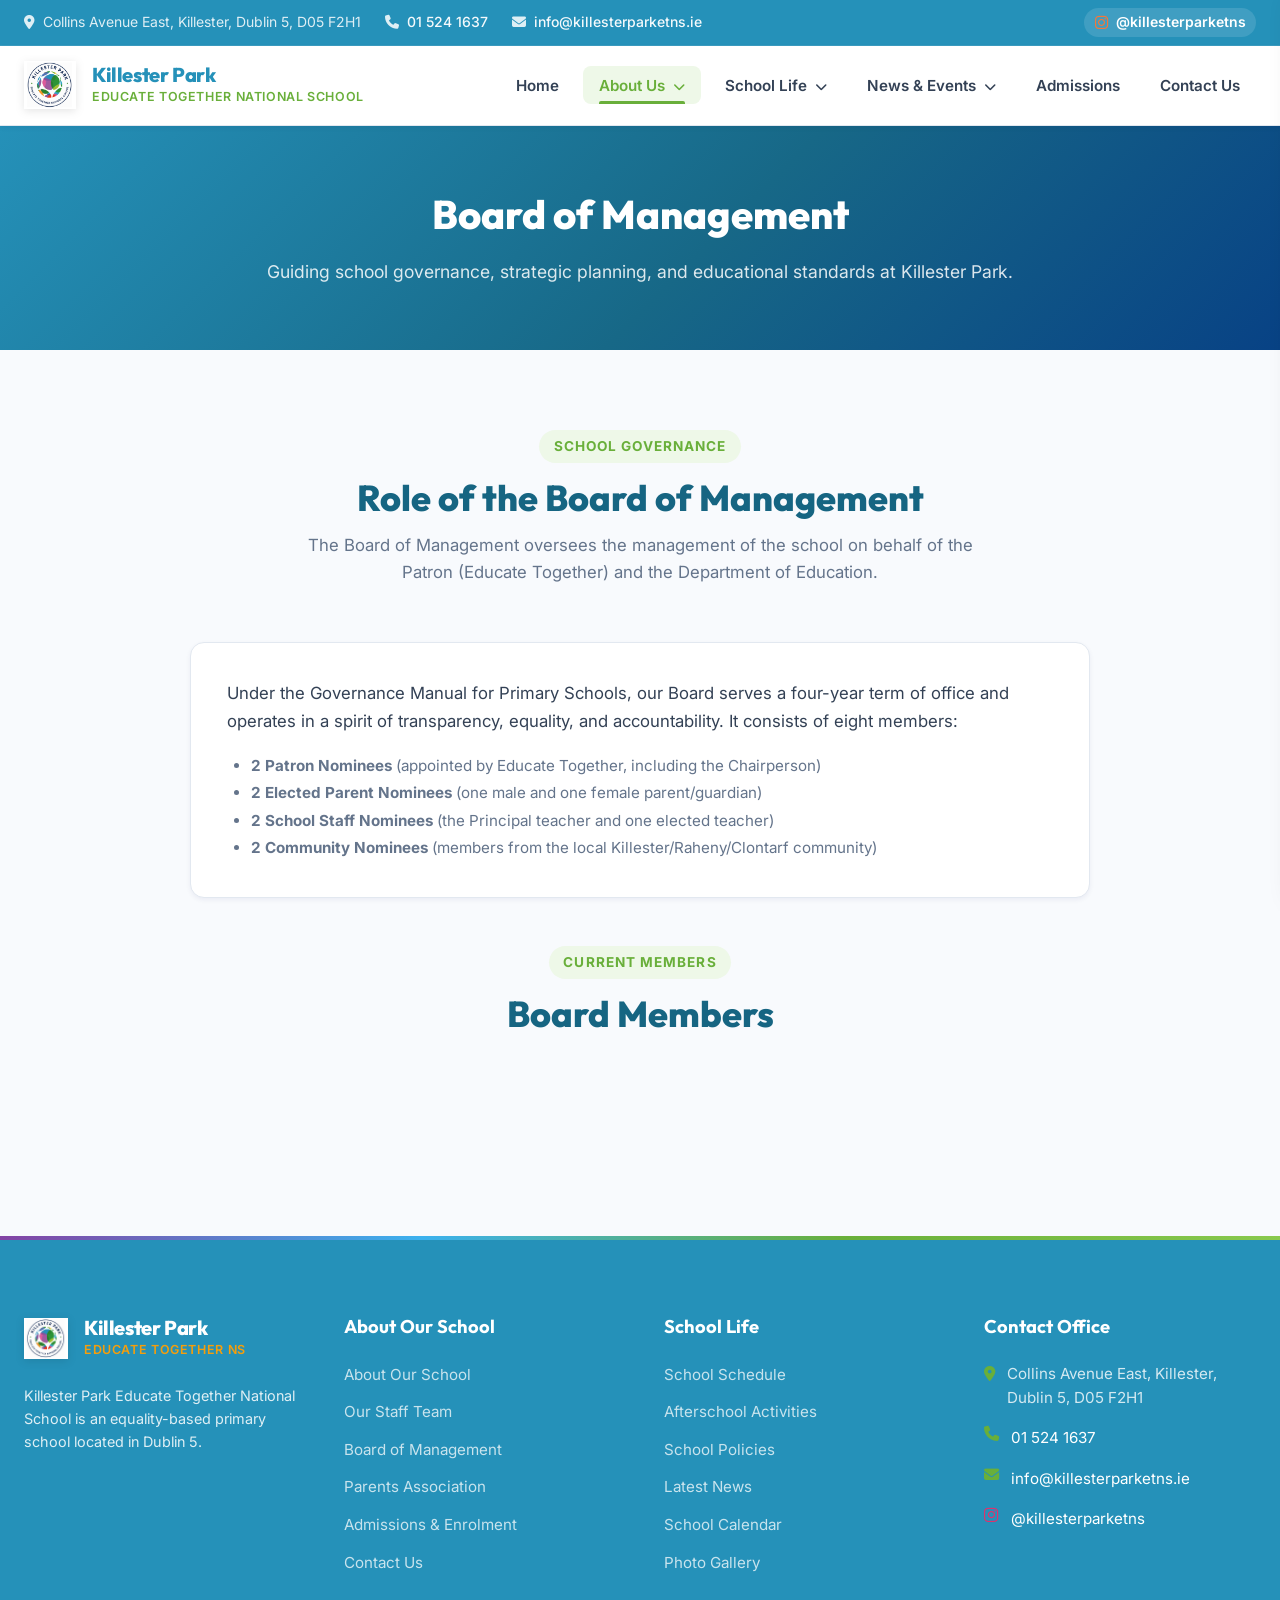
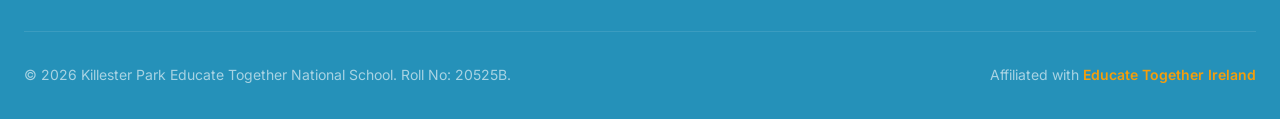
<file: board-of-management.html>
<!DOCTYPE html>
<html lang="en">

<head>
  <meta charset="UTF-8">
  <meta name="viewport" content="width=device-width, initial-scale=1.0">
  <title>Board of Management | Killester Park Dublin 5</title>
  <meta name="description"
    content="Meet the Board of Management members and governance leadership at Killester Park Educate Together National School. Learn about school governance and patron nominees.">
  <link rel="icon" type="image/png" href="images/logo.png">
  <link rel="canonical" href="https://killesterparketns.ie/board-of-management.html">
  <link rel="stylesheet" href="css/styles.css?v=20260916_blue">
  <link rel="stylesheet" href="https://cdnjs.cloudflare.com/ajax/libs/font-awesome/6.4.0/css/all.min.css">
</head>

<body>

  <!-- Shared Site Header Container -->
  <div id="siteHeader"></div>

  <!-- Page Banner -->
  <section class="page-header-banner">
    <div class="page-header-container">
      <h1 class="page-header-title">Board of Management</h1>
      <p class="page-header-subtitle">Guiding school governance, strategic planning, and educational standards at
        Killester Park.</p>
    </div>
  </section>

  <!-- Overview Section -->
  <section class="section">
    <div class="container">
      <div class="section-header">
        <span class="section-tag">School Governance</span>
        <h2 class="section-title">Role of the Board of Management</h2>
        <p class="section-description">The Board of Management oversees the management of the school on behalf of the
          Patron (Educate
          Together) and the Department of Education.</p>
      </div>

      <div
        style="max-width: 900px; margin: 0 auto 3rem; background: var(--bg-surface); padding: 2.25rem; border-radius: var(--radius-md); border: 1px solid var(--border-subtle); box-shadow: var(--shadow-sm);">
        <p style="font-size: 1.05rem; line-height: 1.7; color: var(--text-body); margin-bottom: 1rem;">
          Under the Governance Manual for Primary Schools, our Board serves a four-year term of office and operates in a
          spirit of transparency, equality, and accountability. It consists of eight members:
        </p>
        <ul style="padding-left: 1.5rem; line-height: 1.8; color: var(--text-muted); font-size: 0.95rem;">
          <li><strong>2 Patron Nominees</strong> (appointed by Educate Together, including the Chairperson)</li>
          <li><strong>2 Elected Parent Nominees</strong> (one male and one female parent/guardian)</li>
          <li><strong>2 School Staff Nominees</strong> (the Principal teacher and one elected teacher)</li>
          <li><strong>2 Community Nominees</strong> (members from the local Killester/Raheny/Clontarf community)</li>
        </ul>
      </div>

      <!-- Dynamic Member List -->
      <div class="section-header" style="margin-top: 3rem; margin-bottom: 2.5rem;">
        <span class="section-tag">Current Members</span>
        <h2 class="section-title">Board Members</h2>
      </div>

      <div class="card-grid" id="bomMemberList">
        <!-- Dynamic content rendered from Google Sheet CSV or defaults via main.js -->
      </div>
    </div>
  </section>

  <!-- Shared Site Footer Container -->
  <div id="siteFooter"></div>

  <script src="js/main.js"></script>
</body>

</html>
</file>
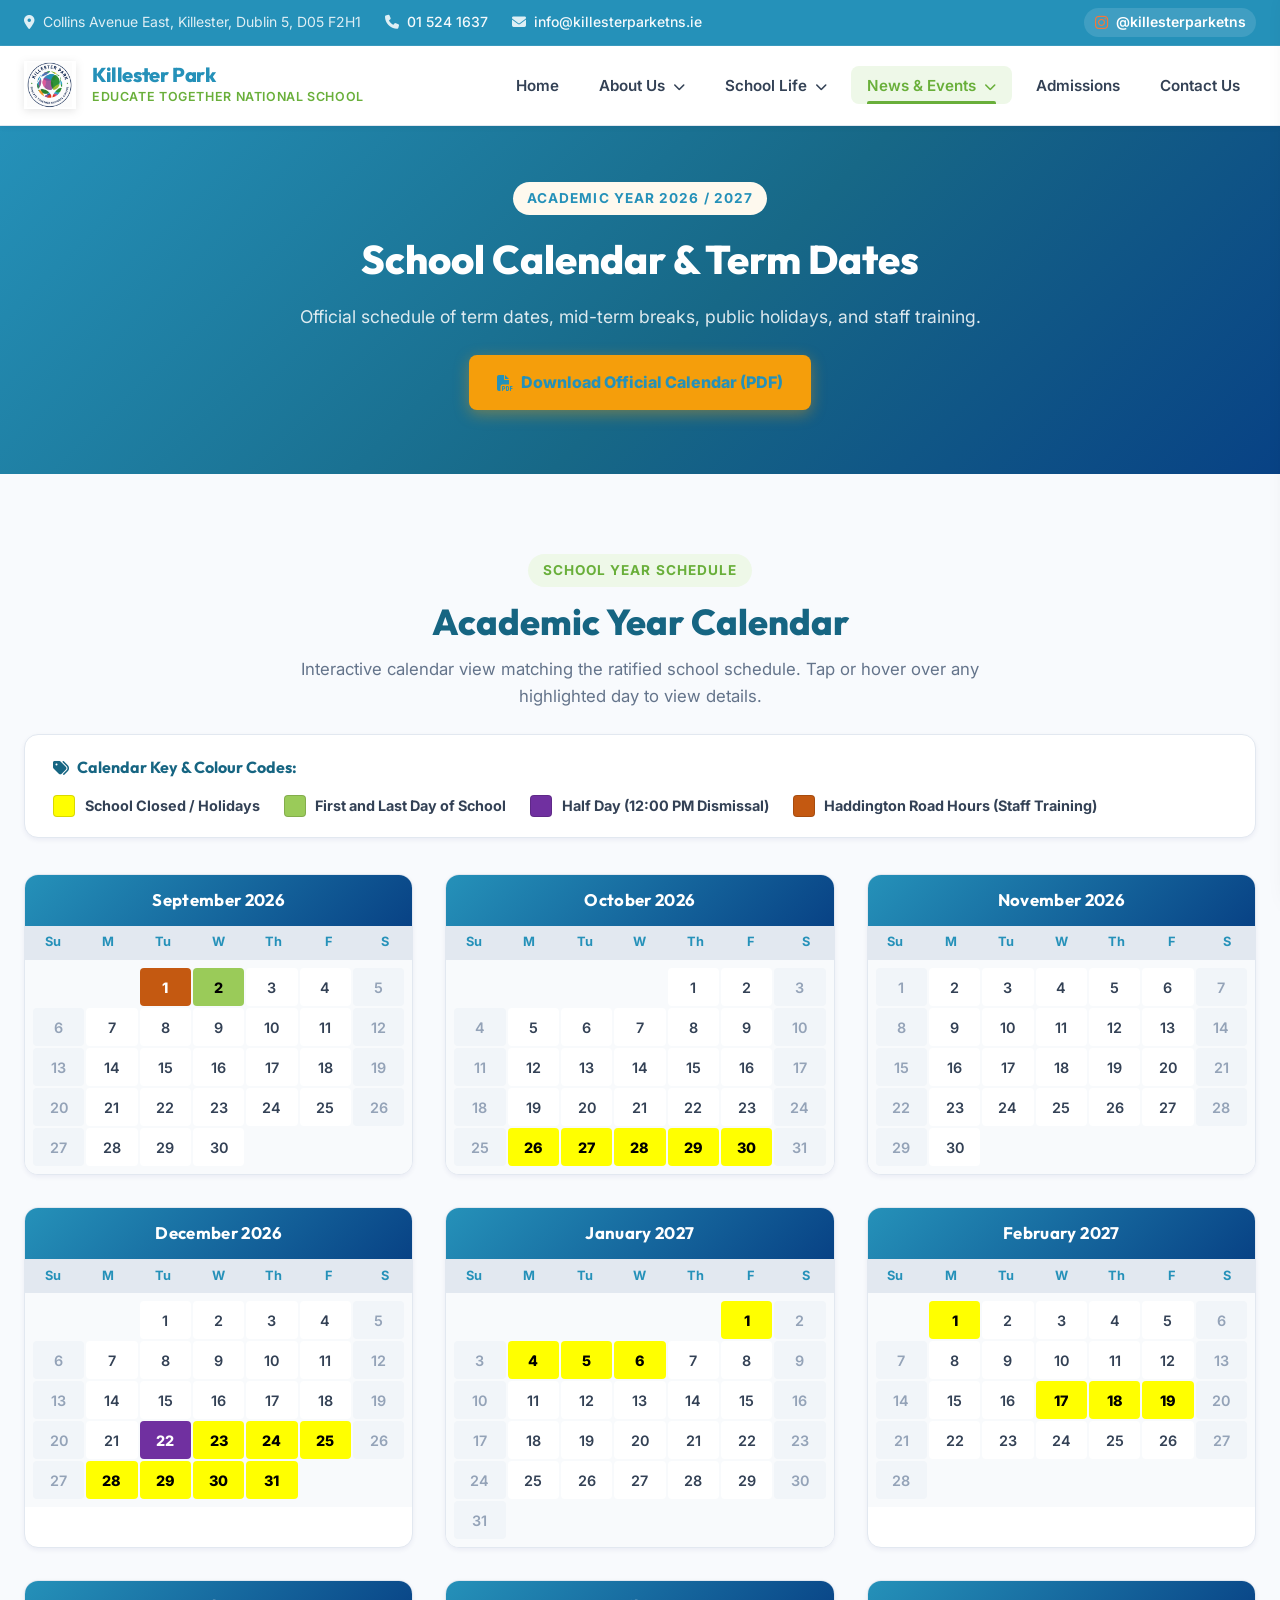
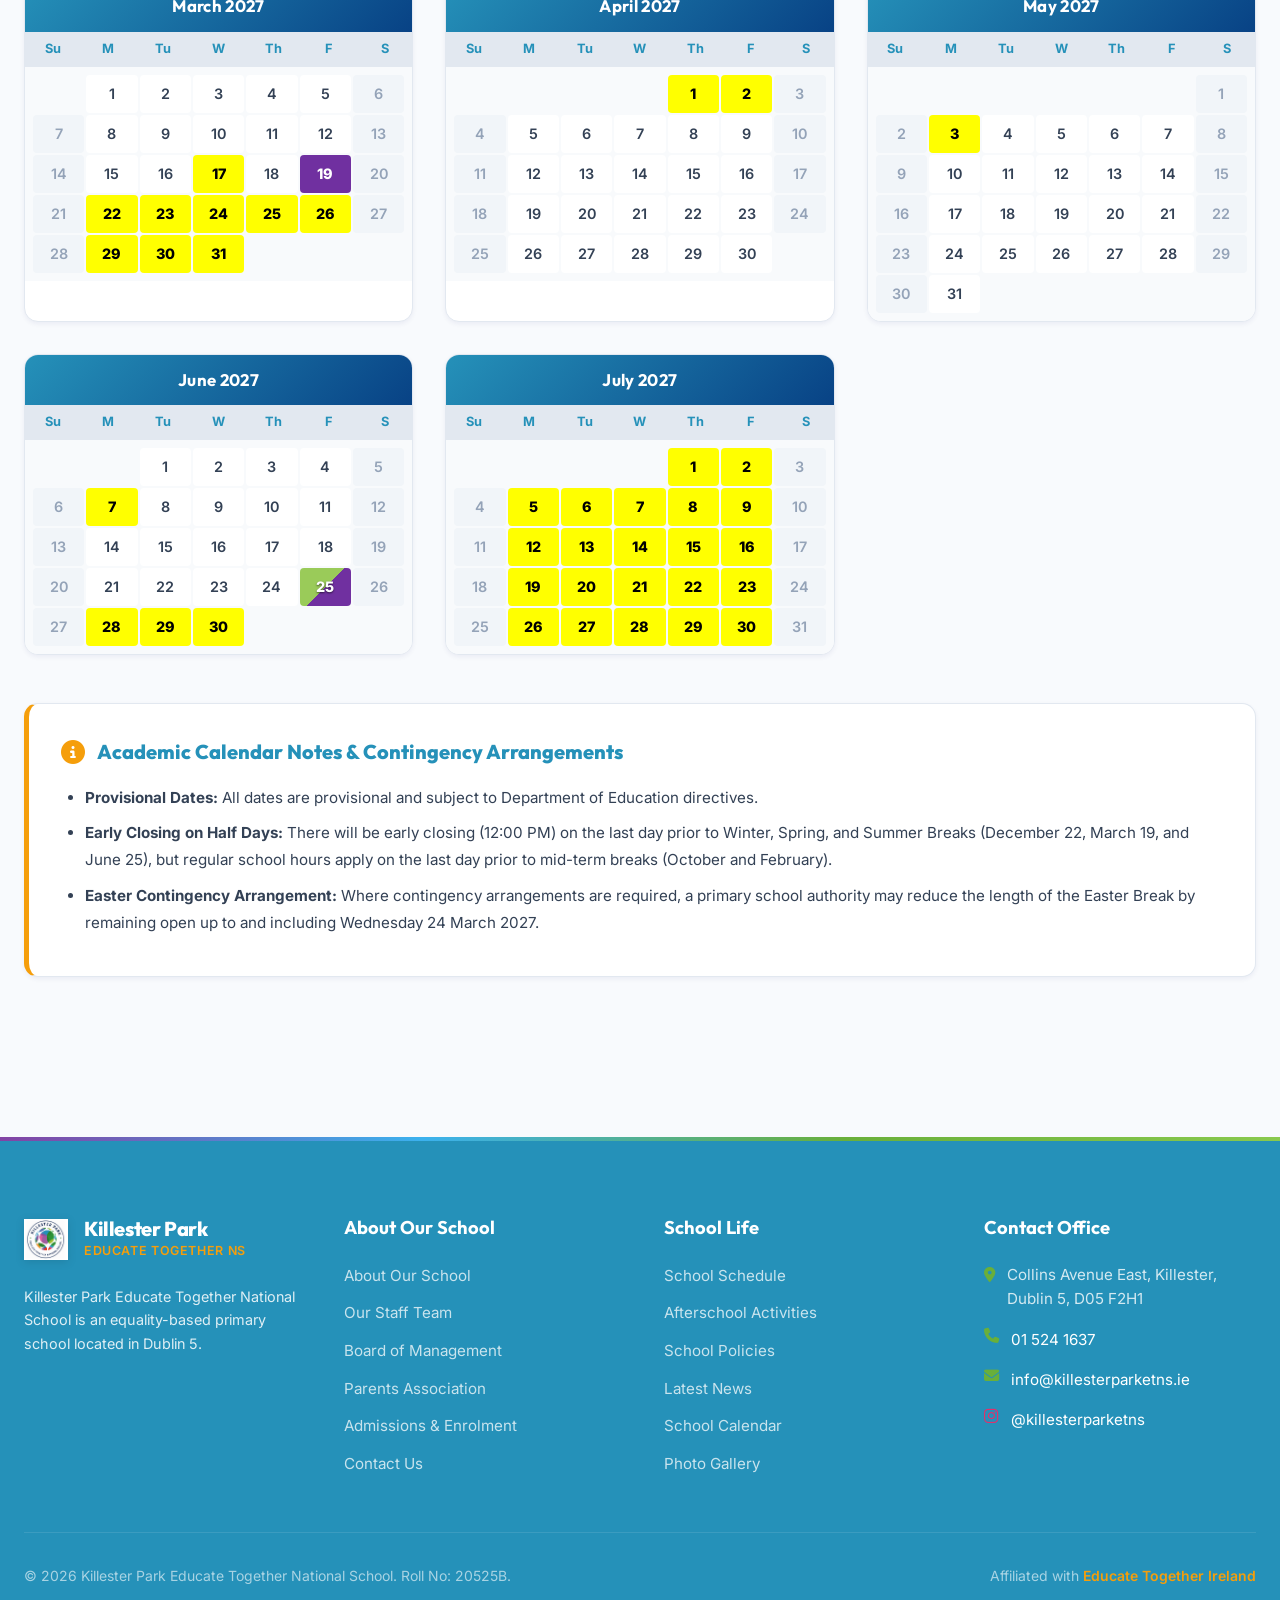
<file: calendar.html>
<!DOCTYPE html>
<html lang="en">

<head>
  <meta charset="UTF-8">
  <meta name="viewport" content="width=device-width, initial-scale=1.0">
  <title>School Calendar & Term Dates 2026/2027 | Killester Park Dublin 5</title>
  <meta name="description"
    content="View the official 2026/2027 academic calendar, term dates, mid-term breaks, and download the official PDF calendar for Killester Park Educate Together National School.">
  <link rel="icon" type="image/png" href="images/logo.png">
  <link rel="canonical" href="https://killesterparketns.ie/calendar.html">
  <link rel="stylesheet" href="css/styles.css?v=20260916_blue">
  <link rel="stylesheet" href="https://cdnjs.cloudflare.com/ajax/libs/font-awesome/6.4.0/css/all.min.css">
</head>

<body>

  <!-- Shared Site Header Container -->
  <div id="siteHeader"></div>

  <!-- Page Banner with PDF Download Buttons -->
  <section class="page-header-banner">
    <div class="page-header-container">
      <span class="section-tag"
        style="background: var(--amber-light); color: var(--primary-navy); margin-bottom: 0.75rem;">Academic Year 2026 /
        2027</span>
      <h1 class="page-header-title">School Calendar & Term Dates</h1>
      <p class="page-header-subtitle">Official schedule of term dates, mid-term breaks, public holidays, and staff
        training.</p>

      <!-- Prominent PDF Download Actions at Top of Page -->
      <div class="calendar-download-banner">
        <a href="https://drive.google.com/file/d/1o-kS1qxHCUXNbykvvyWrMeDNiFvdbLG1/view?usp=sharing" target="_blank"
          rel="noopener noreferrer" class="btn btn-amber"
          style="font-size: 1rem; box-shadow: 0 4px 15px rgba(245, 158, 11, 0.4);">
          <i class="fa-solid fa-file-pdf"></i> Download Official Calendar (PDF)
        </a>
      </div>
    </div>
  </section>

  <!-- Interactive Calendar Section -->
  <section class="section">
    <div class="container">
      <div class="section-header" style="margin-bottom: 1.5rem;">
        <span class="section-tag">School Year Schedule</span>
        <h2 class="section-title">Academic Year Calendar</h2>
        <p class="section-description">Interactive calendar view matching the ratified school schedule. Tap or hover
          over any highlighted day to view details.</p>
      </div>



      <!-- Color Legend / Key (matching the PDF) -->
      <div class="calendar-legend-card">
        <div class="legend-title"><i class="fa-solid fa-tags"></i> Calendar Key & Colour Codes:</div>
        <div class="legend-items">
          <div class="legend-item">
            <span class="legend-color-box box-closed"></span>
            <span class="legend-label"><strong>School Closed / Holidays</strong></span>
          </div>
          <div class="legend-item">
            <span class="legend-color-box box-first-last"></span>
            <span class="legend-label"><strong>First and Last Day of School</strong></span>
          </div>
          <div class="legend-item">
            <span class="legend-color-box box-half-day"></span>
            <span class="legend-label"><strong>Half Day (12:00 PM Dismissal)</strong></span>
          </div>
          <div class="legend-item">
            <span class="legend-color-box box-staff"></span>
            <span class="legend-label"><strong>Haddington Road Hours (Staff Training)</strong></span>
          </div>
        </div>
      </div>

      <!-- Live Event Detail Banner for Mobile/Click -->
      <div id="calendarEventBanner" class="calendar-event-banner" style="display: none;">
        <div class="event-banner-badge" id="bannerBadge"></div>
        <div class="event-banner-info">
          <strong id="bannerTitle"></strong>: <span id="bannerDetails"></span>
        </div>
      </div>

      <!-- 1. Interactive Academic Year Grid View (Default) -->
      <div id="academicYearGrid" class="academic-year-grid">
        <div class="month-card">
          <div class="month-header">September 2026</div>
          <div class="month-weekdays">
            <div>Su</div>
            <div>M</div>
            <div>Tu</div>
            <div>W</div>
            <div>Th</div>
            <div>F</div>
            <div>S</div>
          </div>
          <div class="month-days-grid">
            <div class="cal-day cal-empty"></div>
            <div class="cal-day cal-empty"></div>
            <div class="cal-day cal-staff" data-date="2026-09-01" data-day="1" data-month="September 2026"
              data-event="true" data-type="staff" data-title="Staff Training (Haddington Road Hours)"
              data-details="Staff planning day. School is closed for pupils."
              title="Staff Training (Haddington Road Hours): Staff planning day. School is closed for pupils.">1</div>
            <div class="cal-day cal-first-last" data-date="2026-09-02" data-day="2" data-month="September 2026"
              data-event="true" data-type="first-last" data-title="First Day of School"
              data-details="All pupils return for the 2026/2027 academic year. School starts at 08:30 AM."
              title="First Day of School: All pupils return for the 2026/2027 academic year. School starts at 08:30 AM.">
              2</div>
            <div class="cal-day" data-date="2026-09-03" data-day="3" data-month="September 2026" data-type="regular"
              data-title="Normal School Day" data-details="Classes in session (08:30 AM start)."
              title="Normal School Day">3</div>
            <div class="cal-day" data-date="2026-09-04" data-day="4" data-month="September 2026" data-type="regular"
              data-title="Normal School Day" data-details="Classes in session (08:30 AM start)."
              title="Normal School Day">4</div>
            <div class="cal-day cal-weekend" data-date="2026-09-05" data-day="5" data-month="September 2026"
              data-type="weekend" data-title="Weekend" data-details="School closed." title="Weekend">5</div>
            <div class="cal-day cal-weekend" data-date="2026-09-06" data-day="6" data-month="September 2026"
              data-type="weekend" data-title="Weekend" data-details="School closed." title="Weekend">6</div>
            <div class="cal-day" data-date="2026-09-07" data-day="7" data-month="September 2026" data-type="regular"
              data-title="Normal School Day" data-details="Classes in session (08:30 AM start)."
              title="Normal School Day">7</div>
            <div class="cal-day" data-date="2026-09-08" data-day="8" data-month="September 2026" data-type="regular"
              data-title="Normal School Day" data-details="Classes in session (08:30 AM start)."
              title="Normal School Day">8</div>
            <div class="cal-day" data-date="2026-09-09" data-day="9" data-month="September 2026" data-type="regular"
              data-title="Normal School Day" data-details="Classes in session (08:30 AM start)."
              title="Normal School Day">9</div>
            <div class="cal-day" data-date="2026-09-10" data-day="10" data-month="September 2026" data-type="regular"
              data-title="Normal School Day" data-details="Classes in session (08:30 AM start)."
              title="Normal School Day">10</div>
            <div class="cal-day" data-date="2026-09-11" data-day="11" data-month="September 2026" data-type="regular"
              data-title="Normal School Day" data-details="Classes in session (08:30 AM start)."
              title="Normal School Day">11</div>
            <div class="cal-day cal-weekend" data-date="2026-09-12" data-day="12" data-month="September 2026"
              data-type="weekend" data-title="Weekend" data-details="School closed." title="Weekend">12</div>
            <div class="cal-day cal-weekend" data-date="2026-09-13" data-day="13" data-month="September 2026"
              data-type="weekend" data-title="Weekend" data-details="School closed." title="Weekend">13</div>
            <div class="cal-day" data-date="2026-09-14" data-day="14" data-month="September 2026" data-type="regular"
              data-title="Normal School Day" data-details="Classes in session (08:30 AM start)."
              title="Normal School Day">14</div>
            <div class="cal-day" data-date="2026-09-15" data-day="15" data-month="September 2026" data-type="regular"
              data-title="Normal School Day" data-details="Classes in session (08:30 AM start)."
              title="Normal School Day">15</div>
            <div class="cal-day" data-date="2026-09-16" data-day="16" data-month="September 2026" data-type="regular"
              data-title="Normal School Day" data-details="Classes in session (08:30 AM start)."
              title="Normal School Day">16</div>
            <div class="cal-day" data-date="2026-09-17" data-day="17" data-month="September 2026" data-type="regular"
              data-title="Normal School Day" data-details="Classes in session (08:30 AM start)."
              title="Normal School Day">17</div>
            <div class="cal-day" data-date="2026-09-18" data-day="18" data-month="September 2026" data-type="regular"
              data-title="Normal School Day" data-details="Classes in session (08:30 AM start)."
              title="Normal School Day">18</div>
            <div class="cal-day cal-weekend" data-date="2026-09-19" data-day="19" data-month="September 2026"
              data-type="weekend" data-title="Weekend" data-details="School closed." title="Weekend">19</div>
            <div class="cal-day cal-weekend" data-date="2026-09-20" data-day="20" data-month="September 2026"
              data-type="weekend" data-title="Weekend" data-details="School closed." title="Weekend">20</div>
            <div class="cal-day" data-date="2026-09-21" data-day="21" data-month="September 2026" data-type="regular"
              data-title="Normal School Day" data-details="Classes in session (08:30 AM start)."
              title="Normal School Day">21</div>
            <div class="cal-day" data-date="2026-09-22" data-day="22" data-month="September 2026" data-type="regular"
              data-title="Normal School Day" data-details="Classes in session (08:30 AM start)."
              title="Normal School Day">22</div>
            <div class="cal-day" data-date="2026-09-23" data-day="23" data-month="September 2026" data-type="regular"
              data-title="Normal School Day" data-details="Classes in session (08:30 AM start)."
              title="Normal School Day">23</div>
            <div class="cal-day" data-date="2026-09-24" data-day="24" data-month="September 2026" data-type="regular"
              data-title="Normal School Day" data-details="Classes in session (08:30 AM start)."
              title="Normal School Day">24</div>
            <div class="cal-day" data-date="2026-09-25" data-day="25" data-month="September 2026" data-type="regular"
              data-title="Normal School Day" data-details="Classes in session (08:30 AM start)."
              title="Normal School Day">25</div>
            <div class="cal-day cal-weekend" data-date="2026-09-26" data-day="26" data-month="September 2026"
              data-type="weekend" data-title="Weekend" data-details="School closed." title="Weekend">26</div>
            <div class="cal-day cal-weekend" data-date="2026-09-27" data-day="27" data-month="September 2026"
              data-type="weekend" data-title="Weekend" data-details="School closed." title="Weekend">27</div>
            <div class="cal-day" data-date="2026-09-28" data-day="28" data-month="September 2026" data-type="regular"
              data-title="Normal School Day" data-details="Classes in session (08:30 AM start)."
              title="Normal School Day">28</div>
            <div class="cal-day" data-date="2026-09-29" data-day="29" data-month="September 2026" data-type="regular"
              data-title="Normal School Day" data-details="Classes in session (08:30 AM start)."
              title="Normal School Day">29</div>
            <div class="cal-day" data-date="2026-09-30" data-day="30" data-month="September 2026" data-type="regular"
              data-title="Normal School Day" data-details="Classes in session (08:30 AM start)."
              title="Normal School Day">30</div>
          </div>
        </div>
        <div class="month-card">
          <div class="month-header">October 2026</div>
          <div class="month-weekdays">
            <div>Su</div>
            <div>M</div>
            <div>Tu</div>
            <div>W</div>
            <div>Th</div>
            <div>F</div>
            <div>S</div>
          </div>
          <div class="month-days-grid">
            <div class="cal-day cal-empty"></div>
            <div class="cal-day cal-empty"></div>
            <div class="cal-day cal-empty"></div>
            <div class="cal-day cal-empty"></div>
            <div class="cal-day" data-date="2026-10-01" data-day="1" data-month="October 2026" data-type="regular"
              data-title="Normal School Day" data-details="Classes in session (08:30 AM start)."
              title="Normal School Day">1</div>
            <div class="cal-day" data-date="2026-10-02" data-day="2" data-month="October 2026" data-type="regular"
              data-title="Normal School Day" data-details="Classes in session (08:30 AM start)."
              title="Normal School Day">2</div>
            <div class="cal-day cal-weekend" data-date="2026-10-03" data-day="3" data-month="October 2026"
              data-type="weekend" data-title="Weekend" data-details="School closed." title="Weekend">3</div>
            <div class="cal-day cal-weekend" data-date="2026-10-04" data-day="4" data-month="October 2026"
              data-type="weekend" data-title="Weekend" data-details="School closed." title="Weekend">4</div>
            <div class="cal-day" data-date="2026-10-05" data-day="5" data-month="October 2026" data-type="regular"
              data-title="Normal School Day" data-details="Classes in session (08:30 AM start)."
              title="Normal School Day">5</div>
            <div class="cal-day" data-date="2026-10-06" data-day="6" data-month="October 2026" data-type="regular"
              data-title="Normal School Day" data-details="Classes in session (08:30 AM start)."
              title="Normal School Day">6</div>
            <div class="cal-day" data-date="2026-10-07" data-day="7" data-month="October 2026" data-type="regular"
              data-title="Normal School Day" data-details="Classes in session (08:30 AM start)."
              title="Normal School Day">7</div>
            <div class="cal-day" data-date="2026-10-08" data-day="8" data-month="October 2026" data-type="regular"
              data-title="Normal School Day" data-details="Classes in session (08:30 AM start)."
              title="Normal School Day">8</div>
            <div class="cal-day" data-date="2026-10-09" data-day="9" data-month="October 2026" data-type="regular"
              data-title="Normal School Day" data-details="Classes in session (08:30 AM start)."
              title="Normal School Day">9</div>
            <div class="cal-day cal-weekend" data-date="2026-10-10" data-day="10" data-month="October 2026"
              data-type="weekend" data-title="Weekend" data-details="School closed." title="Weekend">10</div>
            <div class="cal-day cal-weekend" data-date="2026-10-11" data-day="11" data-month="October 2026"
              data-type="weekend" data-title="Weekend" data-details="School closed." title="Weekend">11</div>
            <div class="cal-day" data-date="2026-10-12" data-day="12" data-month="October 2026" data-type="regular"
              data-title="Normal School Day" data-details="Classes in session (08:30 AM start)."
              title="Normal School Day">12</div>
            <div class="cal-day" data-date="2026-10-13" data-day="13" data-month="October 2026" data-type="regular"
              data-title="Normal School Day" data-details="Classes in session (08:30 AM start)."
              title="Normal School Day">13</div>
            <div class="cal-day" data-date="2026-10-14" data-day="14" data-month="October 2026" data-type="regular"
              data-title="Normal School Day" data-details="Classes in session (08:30 AM start)."
              title="Normal School Day">14</div>
            <div class="cal-day" data-date="2026-10-15" data-day="15" data-month="October 2026" data-type="regular"
              data-title="Normal School Day" data-details="Classes in session (08:30 AM start)."
              title="Normal School Day">15</div>
            <div class="cal-day" data-date="2026-10-16" data-day="16" data-month="October 2026" data-type="regular"
              data-title="Normal School Day" data-details="Classes in session (08:30 AM start)."
              title="Normal School Day">16</div>
            <div class="cal-day cal-weekend" data-date="2026-10-17" data-day="17" data-month="October 2026"
              data-type="weekend" data-title="Weekend" data-details="School closed." title="Weekend">17</div>
            <div class="cal-day cal-weekend" data-date="2026-10-18" data-day="18" data-month="October 2026"
              data-type="weekend" data-title="Weekend" data-details="School closed." title="Weekend">18</div>
            <div class="cal-day" data-date="2026-10-19" data-day="19" data-month="October 2026" data-type="regular"
              data-title="Normal School Day" data-details="Classes in session (08:30 AM start)."
              title="Normal School Day">19</div>
            <div class="cal-day" data-date="2026-10-20" data-day="20" data-month="October 2026" data-type="regular"
              data-title="Normal School Day" data-details="Classes in session (08:30 AM start)."
              title="Normal School Day">20</div>
            <div class="cal-day" data-date="2026-10-21" data-day="21" data-month="October 2026" data-type="regular"
              data-title="Normal School Day" data-details="Classes in session (08:30 AM start)."
              title="Normal School Day">21</div>
            <div class="cal-day" data-date="2026-10-22" data-day="22" data-month="October 2026" data-type="regular"
              data-title="Normal School Day" data-details="Classes in session (08:30 AM start)."
              title="Normal School Day">22</div>
            <div class="cal-day" data-date="2026-10-23" data-day="23" data-month="October 2026" data-type="regular"
              data-title="Normal School Day" data-details="Classes in session (08:30 AM start)."
              title="Normal School Day">23</div>
            <div class="cal-day cal-weekend" data-date="2026-10-24" data-day="24" data-month="October 2026"
              data-type="weekend" data-title="Weekend" data-details="School closed." title="Weekend">24</div>
            <div class="cal-day cal-weekend" data-date="2026-10-25" data-day="25" data-month="October 2026"
              data-type="weekend" data-title="Weekend" data-details="School closed." title="Weekend">25</div>
            <div class="cal-day cal-closed" data-date="2026-10-26" data-day="26" data-month="October 2026"
              data-event="true" data-type="closed" data-title="October Mid-Term Break"
              data-details="School closed for Autumn Mid-Term Break."
              title="October Mid-Term Break: School closed for Autumn Mid-Term Break.">26</div>
            <div class="cal-day cal-closed" data-date="2026-10-27" data-day="27" data-month="October 2026"
              data-event="true" data-type="closed" data-title="October Mid-Term Break"
              data-details="School closed for Autumn Mid-Term Break."
              title="October Mid-Term Break: School closed for Autumn Mid-Term Break.">27</div>
            <div class="cal-day cal-closed" data-date="2026-10-28" data-day="28" data-month="October 2026"
              data-event="true" data-type="closed" data-title="October Mid-Term Break"
              data-details="School closed for Autumn Mid-Term Break."
              title="October Mid-Term Break: School closed for Autumn Mid-Term Break.">28</div>
            <div class="cal-day cal-closed" data-date="2026-10-29" data-day="29" data-month="October 2026"
              data-event="true" data-type="closed" data-title="October Mid-Term Break"
              data-details="School closed for Autumn Mid-Term Break."
              title="October Mid-Term Break: School closed for Autumn Mid-Term Break.">29</div>
            <div class="cal-day cal-closed" data-date="2026-10-30" data-day="30" data-month="October 2026"
              data-event="true" data-type="closed" data-title="October Mid-Term Break"
              data-details="School closed for Autumn Mid-Term Break. Re-opens Monday 2nd Nov."
              title="October Mid-Term Break: School closed for Autumn Mid-Term Break. Re-opens Monday 2nd Nov.">30</div>
            <div class="cal-day cal-weekend" data-date="2026-10-31" data-day="31" data-month="October 2026"
              data-type="weekend" data-title="Weekend" data-details="School closed." title="Weekend">31</div>
          </div>
        </div>
        <div class="month-card">
          <div class="month-header">November 2026</div>
          <div class="month-weekdays">
            <div>Su</div>
            <div>M</div>
            <div>Tu</div>
            <div>W</div>
            <div>Th</div>
            <div>F</div>
            <div>S</div>
          </div>
          <div class="month-days-grid">
            <div class="cal-day cal-weekend" data-date="2026-11-01" data-day="1" data-month="November 2026"
              data-type="weekend" data-title="Weekend" data-details="School closed." title="Weekend">1</div>
            <div class="cal-day" data-date="2026-11-02" data-day="2" data-month="November 2026" data-type="regular"
              data-title="Normal School Day" data-details="Classes in session (08:30 AM start)."
              title="Normal School Day">2</div>
            <div class="cal-day" data-date="2026-11-03" data-day="3" data-month="November 2026" data-type="regular"
              data-title="Normal School Day" data-details="Classes in session (08:30 AM start)."
              title="Normal School Day">3</div>
            <div class="cal-day" data-date="2026-11-04" data-day="4" data-month="November 2026" data-type="regular"
              data-title="Normal School Day" data-details="Classes in session (08:30 AM start)."
              title="Normal School Day">4</div>
            <div class="cal-day" data-date="2026-11-05" data-day="5" data-month="November 2026" data-type="regular"
              data-title="Normal School Day" data-details="Classes in session (08:30 AM start)."
              title="Normal School Day">5</div>
            <div class="cal-day" data-date="2026-11-06" data-day="6" data-month="November 2026" data-type="regular"
              data-title="Normal School Day" data-details="Classes in session (08:30 AM start)."
              title="Normal School Day">6</div>
            <div class="cal-day cal-weekend" data-date="2026-11-07" data-day="7" data-month="November 2026"
              data-type="weekend" data-title="Weekend" data-details="School closed." title="Weekend">7</div>
            <div class="cal-day cal-weekend" data-date="2026-11-08" data-day="8" data-month="November 2026"
              data-type="weekend" data-title="Weekend" data-details="School closed." title="Weekend">8</div>
            <div class="cal-day" data-date="2026-11-09" data-day="9" data-month="November 2026" data-type="regular"
              data-title="Normal School Day" data-details="Classes in session (08:30 AM start)."
              title="Normal School Day">9</div>
            <div class="cal-day" data-date="2026-11-10" data-day="10" data-month="November 2026" data-type="regular"
              data-title="Normal School Day" data-details="Classes in session (08:30 AM start)."
              title="Normal School Day">10</div>
            <div class="cal-day" data-date="2026-11-11" data-day="11" data-month="November 2026" data-type="regular"
              data-title="Normal School Day" data-details="Classes in session (08:30 AM start)."
              title="Normal School Day">11</div>
            <div class="cal-day" data-date="2026-11-12" data-day="12" data-month="November 2026" data-type="regular"
              data-title="Normal School Day" data-details="Classes in session (08:30 AM start)."
              title="Normal School Day">12</div>
            <div class="cal-day" data-date="2026-11-13" data-day="13" data-month="November 2026" data-type="regular"
              data-title="Normal School Day" data-details="Classes in session (08:30 AM start)."
              title="Normal School Day">13</div>
            <div class="cal-day cal-weekend" data-date="2026-11-14" data-day="14" data-month="November 2026"
              data-type="weekend" data-title="Weekend" data-details="School closed." title="Weekend">14</div>
            <div class="cal-day cal-weekend" data-date="2026-11-15" data-day="15" data-month="November 2026"
              data-type="weekend" data-title="Weekend" data-details="School closed." title="Weekend">15</div>
            <div class="cal-day" data-date="2026-11-16" data-day="16" data-month="November 2026" data-type="regular"
              data-title="Normal School Day" data-details="Classes in session (08:30 AM start)."
              title="Normal School Day">16</div>
            <div class="cal-day" data-date="2026-11-17" data-day="17" data-month="November 2026" data-type="regular"
              data-title="Normal School Day" data-details="Classes in session (08:30 AM start)."
              title="Normal School Day">17</div>
            <div class="cal-day" data-date="2026-11-18" data-day="18" data-month="November 2026" data-type="regular"
              data-title="Normal School Day" data-details="Classes in session (08:30 AM start)."
              title="Normal School Day">18</div>
            <div class="cal-day" data-date="2026-11-19" data-day="19" data-month="November 2026" data-type="regular"
              data-title="Normal School Day" data-details="Classes in session (08:30 AM start)."
              title="Normal School Day">19</div>
            <div class="cal-day" data-date="2026-11-20" data-day="20" data-month="November 2026" data-type="regular"
              data-title="Normal School Day" data-details="Classes in session (08:30 AM start)."
              title="Normal School Day">20</div>
            <div class="cal-day cal-weekend" data-date="2026-11-21" data-day="21" data-month="November 2026"
              data-type="weekend" data-title="Weekend" data-details="School closed." title="Weekend">21</div>
            <div class="cal-day cal-weekend" data-date="2026-11-22" data-day="22" data-month="November 2026"
              data-type="weekend" data-title="Weekend" data-details="School closed." title="Weekend">22</div>
            <div class="cal-day" data-date="2026-11-23" data-day="23" data-month="November 2026" data-type="regular"
              data-title="Normal School Day" data-details="Classes in session (08:30 AM start)."
              title="Normal School Day">23</div>
            <div class="cal-day" data-date="2026-11-24" data-day="24" data-month="November 2026" data-type="regular"
              data-title="Normal School Day" data-details="Classes in session (08:30 AM start)."
              title="Normal School Day">24</div>
            <div class="cal-day" data-date="2026-11-25" data-day="25" data-month="November 2026" data-type="regular"
              data-title="Normal School Day" data-details="Classes in session (08:30 AM start)."
              title="Normal School Day">25</div>
            <div class="cal-day" data-date="2026-11-26" data-day="26" data-month="November 2026" data-type="regular"
              data-title="Normal School Day" data-details="Classes in session (08:30 AM start)."
              title="Normal School Day">26</div>
            <div class="cal-day" data-date="2026-11-27" data-day="27" data-month="November 2026" data-type="regular"
              data-title="Normal School Day" data-details="Classes in session (08:30 AM start)."
              title="Normal School Day">27</div>
            <div class="cal-day cal-weekend" data-date="2026-11-28" data-day="28" data-month="November 2026"
              data-type="weekend" data-title="Weekend" data-details="School closed." title="Weekend">28</div>
            <div class="cal-day cal-weekend" data-date="2026-11-29" data-day="29" data-month="November 2026"
              data-type="weekend" data-title="Weekend" data-details="School closed." title="Weekend">29</div>
            <div class="cal-day" data-date="2026-11-30" data-day="30" data-month="November 2026" data-type="regular"
              data-title="Normal School Day" data-details="Classes in session (08:30 AM start)."
              title="Normal School Day">30</div>
          </div>
        </div>
        <div class="month-card">
          <div class="month-header">December 2026</div>
          <div class="month-weekdays">
            <div>Su</div>
            <div>M</div>
            <div>Tu</div>
            <div>W</div>
            <div>Th</div>
            <div>F</div>
            <div>S</div>
          </div>
          <div class="month-days-grid">
            <div class="cal-day cal-empty"></div>
            <div class="cal-day cal-empty"></div>
            <div class="cal-day" data-date="2026-12-01" data-day="1" data-month="December 2026" data-type="regular"
              data-title="Normal School Day" data-details="Classes in session (08:30 AM start)."
              title="Normal School Day">1</div>
            <div class="cal-day" data-date="2026-12-02" data-day="2" data-month="December 2026" data-type="regular"
              data-title="Normal School Day" data-details="Classes in session (08:30 AM start)."
              title="Normal School Day">2</div>
            <div class="cal-day" data-date="2026-12-03" data-day="3" data-month="December 2026" data-type="regular"
              data-title="Normal School Day" data-details="Classes in session (08:30 AM start)."
              title="Normal School Day">3</div>
            <div class="cal-day" data-date="2026-12-04" data-day="4" data-month="December 2026" data-type="regular"
              data-title="Normal School Day" data-details="Classes in session (08:30 AM start)."
              title="Normal School Day">4</div>
            <div class="cal-day cal-weekend" data-date="2026-12-05" data-day="5" data-month="December 2026"
              data-type="weekend" data-title="Weekend" data-details="School closed." title="Weekend">5</div>
            <div class="cal-day cal-weekend" data-date="2026-12-06" data-day="6" data-month="December 2026"
              data-type="weekend" data-title="Weekend" data-details="School closed." title="Weekend">6</div>
            <div class="cal-day" data-date="2026-12-07" data-day="7" data-month="December 2026" data-type="regular"
              data-title="Normal School Day" data-details="Classes in session (08:30 AM start)."
              title="Normal School Day">7</div>
            <div class="cal-day" data-date="2026-12-08" data-day="8" data-month="December 2026" data-type="regular"
              data-title="Normal School Day" data-details="Classes in session (08:30 AM start)."
              title="Normal School Day">8</div>
            <div class="cal-day" data-date="2026-12-09" data-day="9" data-month="December 2026" data-type="regular"
              data-title="Normal School Day" data-details="Classes in session (08:30 AM start)."
              title="Normal School Day">9</div>
            <div class="cal-day" data-date="2026-12-10" data-day="10" data-month="December 2026" data-type="regular"
              data-title="Normal School Day" data-details="Classes in session (08:30 AM start)."
              title="Normal School Day">10</div>
            <div class="cal-day" data-date="2026-12-11" data-day="11" data-month="December 2026" data-type="regular"
              data-title="Normal School Day" data-details="Classes in session (08:30 AM start)."
              title="Normal School Day">11</div>
            <div class="cal-day cal-weekend" data-date="2026-12-12" data-day="12" data-month="December 2026"
              data-type="weekend" data-title="Weekend" data-details="School closed." title="Weekend">12</div>
            <div class="cal-day cal-weekend" data-date="2026-12-13" data-day="13" data-month="December 2026"
              data-type="weekend" data-title="Weekend" data-details="School closed." title="Weekend">13</div>
            <div class="cal-day" data-date="2026-12-14" data-day="14" data-month="December 2026" data-type="regular"
              data-title="Normal School Day" data-details="Classes in session (08:30 AM start)."
              title="Normal School Day">14</div>
            <div class="cal-day" data-date="2026-12-15" data-day="15" data-month="December 2026" data-type="regular"
              data-title="Normal School Day" data-details="Classes in session (08:30 AM start)."
              title="Normal School Day">15</div>
            <div class="cal-day" data-date="2026-12-16" data-day="16" data-month="December 2026" data-type="regular"
              data-title="Normal School Day" data-details="Classes in session (08:30 AM start)."
              title="Normal School Day">16</div>
            <div class="cal-day" data-date="2026-12-17" data-day="17" data-month="December 2026" data-type="regular"
              data-title="Normal School Day" data-details="Classes in session (08:30 AM start)."
              title="Normal School Day">17</div>
            <div class="cal-day" data-date="2026-12-18" data-day="18" data-month="December 2026" data-type="regular"
              data-title="Normal School Day" data-details="Classes in session (08:30 AM start)."
              title="Normal School Day">18</div>
            <div class="cal-day cal-weekend" data-date="2026-12-19" data-day="19" data-month="December 2026"
              data-type="weekend" data-title="Weekend" data-details="School closed." title="Weekend">19</div>
            <div class="cal-day cal-weekend" data-date="2026-12-20" data-day="20" data-month="December 2026"
              data-type="weekend" data-title="Weekend" data-details="School closed." title="Weekend">20</div>
            <div class="cal-day" data-date="2026-12-21" data-day="21" data-month="December 2026" data-type="regular"
              data-title="Normal School Day" data-details="Classes in session (08:30 AM start)."
              title="Normal School Day">21</div>
            <div class="cal-day cal-half-day" data-date="2026-12-22" data-day="22" data-month="December 2026"
              data-event="true" data-type="half-day" data-title="Half Day — Early Closing"
              data-details="School closes at 12:00 PM for the Winter / Christmas Holidays."
              title="Half Day — Early Closing: School closes at 12:00 PM for the Winter / Christmas Holidays.">22</div>
            <div class="cal-day cal-closed" data-date="2026-12-23" data-day="23" data-month="December 2026"
              data-event="true" data-type="closed" data-title="Winter Holidays"
              data-details="School closed for Winter / Christmas Holidays."
              title="Winter Holidays: School closed for Winter / Christmas Holidays.">23</div>
            <div class="cal-day cal-closed" data-date="2026-12-24" data-day="24" data-month="December 2026"
              data-event="true" data-type="closed" data-title="Christmas Eve"
              data-details="School closed for Winter Holidays."
              title="Christmas Eve: School closed for Winter Holidays.">24</div>
            <div class="cal-day cal-closed" data-date="2026-12-25" data-day="25" data-month="December 2026"
              data-event="true" data-type="closed" data-title="Christmas Day"
              data-details="School closed for Winter Holidays."
              title="Christmas Day: School closed for Winter Holidays.">25</div>
            <div class="cal-day cal-weekend" data-date="2026-12-26" data-day="26" data-month="December 2026"
              data-type="weekend" data-title="Weekend" data-details="School closed." title="Weekend">26</div>
            <div class="cal-day cal-weekend" data-date="2026-12-27" data-day="27" data-month="December 2026"
              data-type="weekend" data-title="Weekend" data-details="School closed." title="Weekend">27</div>
            <div class="cal-day cal-closed" data-date="2026-12-28" data-day="28" data-month="December 2026"
              data-event="true" data-type="closed" data-title="Winter Holidays"
              data-details="School closed for Winter Holidays."
              title="Winter Holidays: School closed for Winter Holidays.">28</div>
            <div class="cal-day cal-closed" data-date="2026-12-29" data-day="29" data-month="December 2026"
              data-event="true" data-type="closed" data-title="Winter Holidays"
              data-details="School closed for Winter Holidays."
              title="Winter Holidays: School closed for Winter Holidays.">29</div>
            <div class="cal-day cal-closed" data-date="2026-12-30" data-day="30" data-month="December 2026"
              data-event="true" data-type="closed" data-title="Winter Holidays"
              data-details="School closed for Winter Holidays."
              title="Winter Holidays: School closed for Winter Holidays.">30</div>
            <div class="cal-day cal-closed" data-date="2026-12-31" data-day="31" data-month="December 2026"
              data-event="true" data-type="closed" data-title="New Year's Eve"
              data-details="School closed for Winter Holidays."
              title="New Year's Eve: School closed for Winter Holidays.">31</div>
          </div>
        </div>
        <div class="month-card">
          <div class="month-header">January 2027</div>
          <div class="month-weekdays">
            <div>Su</div>
            <div>M</div>
            <div>Tu</div>
            <div>W</div>
            <div>Th</div>
            <div>F</div>
            <div>S</div>
          </div>
          <div class="month-days-grid">
            <div class="cal-day cal-empty"></div>
            <div class="cal-day cal-empty"></div>
            <div class="cal-day cal-empty"></div>
            <div class="cal-day cal-empty"></div>
            <div class="cal-day cal-empty"></div>
            <div class="cal-day cal-closed" data-date="2027-01-01" data-day="1" data-month="January 2027"
              data-event="true" data-type="closed" data-title="New Year's Day"
              data-details="Public Holiday — School closed." title="New Year's Day: Public Holiday — School closed.">1
            </div>
            <div class="cal-day cal-weekend" data-date="2027-01-02" data-day="2" data-month="January 2027"
              data-type="weekend" data-title="Weekend" data-details="School closed." title="Weekend">2</div>
            <div class="cal-day cal-weekend" data-date="2027-01-03" data-day="3" data-month="January 2027"
              data-type="weekend" data-title="Weekend" data-details="School closed." title="Weekend">3</div>
            <div class="cal-day cal-closed" data-date="2027-01-04" data-day="4" data-month="January 2027"
              data-event="true" data-type="closed" data-title="Winter Holidays"
              data-details="School closed for Winter Holidays."
              title="Winter Holidays: School closed for Winter Holidays.">4</div>
            <div class="cal-day cal-closed" data-date="2027-01-05" data-day="5" data-month="January 2027"
              data-event="true" data-type="closed" data-title="Winter Holidays"
              data-details="School closed for Winter Holidays."
              title="Winter Holidays: School closed for Winter Holidays.">5</div>
            <div class="cal-day cal-closed" data-date="2027-01-06" data-day="6" data-month="January 2027"
              data-event="true" data-type="closed" data-title="Winter Holidays"
              data-details="School closed for Winter Holidays. Re-opens Thursday 7th Jan."
              title="Winter Holidays: School closed for Winter Holidays. Re-opens Thursday 7th Jan.">6</div>
            <div class="cal-day" data-date="2027-01-07" data-day="7" data-month="January 2027" data-type="regular"
              data-title="Normal School Day" data-details="Classes in session (08:30 AM start)."
              title="Normal School Day">7</div>
            <div class="cal-day" data-date="2027-01-08" data-day="8" data-month="January 2027" data-type="regular"
              data-title="Normal School Day" data-details="Classes in session (08:30 AM start)."
              title="Normal School Day">8</div>
            <div class="cal-day cal-weekend" data-date="2027-01-09" data-day="9" data-month="January 2027"
              data-type="weekend" data-title="Weekend" data-details="School closed." title="Weekend">9</div>
            <div class="cal-day cal-weekend" data-date="2027-01-10" data-day="10" data-month="January 2027"
              data-type="weekend" data-title="Weekend" data-details="School closed." title="Weekend">10</div>
            <div class="cal-day" data-date="2027-01-11" data-day="11" data-month="January 2027" data-type="regular"
              data-title="Normal School Day" data-details="Classes in session (08:30 AM start)."
              title="Normal School Day">11</div>
            <div class="cal-day" data-date="2027-01-12" data-day="12" data-month="January 2027" data-type="regular"
              data-title="Normal School Day" data-details="Classes in session (08:30 AM start)."
              title="Normal School Day">12</div>
            <div class="cal-day" data-date="2027-01-13" data-day="13" data-month="January 2027" data-type="regular"
              data-title="Normal School Day" data-details="Classes in session (08:30 AM start)."
              title="Normal School Day">13</div>
            <div class="cal-day" data-date="2027-01-14" data-day="14" data-month="January 2027" data-type="regular"
              data-title="Normal School Day" data-details="Classes in session (08:30 AM start)."
              title="Normal School Day">14</div>
            <div class="cal-day" data-date="2027-01-15" data-day="15" data-month="January 2027" data-type="regular"
              data-title="Normal School Day" data-details="Classes in session (08:30 AM start)."
              title="Normal School Day">15</div>
            <div class="cal-day cal-weekend" data-date="2027-01-16" data-day="16" data-month="January 2027"
              data-type="weekend" data-title="Weekend" data-details="School closed." title="Weekend">16</div>
            <div class="cal-day cal-weekend" data-date="2027-01-17" data-day="17" data-month="January 2027"
              data-type="weekend" data-title="Weekend" data-details="School closed." title="Weekend">17</div>
            <div class="cal-day" data-date="2027-01-18" data-day="18" data-month="January 2027" data-type="regular"
              data-title="Normal School Day" data-details="Classes in session (08:30 AM start)."
              title="Normal School Day">18</div>
            <div class="cal-day" data-date="2027-01-19" data-day="19" data-month="January 2027" data-type="regular"
              data-title="Normal School Day" data-details="Classes in session (08:30 AM start)."
              title="Normal School Day">19</div>
            <div class="cal-day" data-date="2027-01-20" data-day="20" data-month="January 2027" data-type="regular"
              data-title="Normal School Day" data-details="Classes in session (08:30 AM start)."
              title="Normal School Day">20</div>
            <div class="cal-day" data-date="2027-01-21" data-day="21" data-month="January 2027" data-type="regular"
              data-title="Normal School Day" data-details="Classes in session (08:30 AM start)."
              title="Normal School Day">21</div>
            <div class="cal-day" data-date="2027-01-22" data-day="22" data-month="January 2027" data-type="regular"
              data-title="Normal School Day" data-details="Classes in session (08:30 AM start)."
              title="Normal School Day">22</div>
            <div class="cal-day cal-weekend" data-date="2027-01-23" data-day="23" data-month="January 2027"
              data-type="weekend" data-title="Weekend" data-details="School closed." title="Weekend">23</div>
            <div class="cal-day cal-weekend" data-date="2027-01-24" data-day="24" data-month="January 2027"
              data-type="weekend" data-title="Weekend" data-details="School closed." title="Weekend">24</div>
            <div class="cal-day" data-date="2027-01-25" data-day="25" data-month="January 2027" data-type="regular"
              data-title="Normal School Day" data-details="Classes in session (08:30 AM start)."
              title="Normal School Day">25</div>
            <div class="cal-day" data-date="2027-01-26" data-day="26" data-month="January 2027" data-type="regular"
              data-title="Normal School Day" data-details="Classes in session (08:30 AM start)."
              title="Normal School Day">26</div>
            <div class="cal-day" data-date="2027-01-27" data-day="27" data-month="January 2027" data-type="regular"
              data-title="Normal School Day" data-details="Classes in session (08:30 AM start)."
              title="Normal School Day">27</div>
            <div class="cal-day" data-date="2027-01-28" data-day="28" data-month="January 2027" data-type="regular"
              data-title="Normal School Day" data-details="Classes in session (08:30 AM start)."
              title="Normal School Day">28</div>
            <div class="cal-day" data-date="2027-01-29" data-day="29" data-month="January 2027" data-type="regular"
              data-title="Normal School Day" data-details="Classes in session (08:30 AM start)."
              title="Normal School Day">29</div>
            <div class="cal-day cal-weekend" data-date="2027-01-30" data-day="30" data-month="January 2027"
              data-type="weekend" data-title="Weekend" data-details="School closed." title="Weekend">30</div>
            <div class="cal-day cal-weekend" data-date="2027-01-31" data-day="31" data-month="January 2027"
              data-type="weekend" data-title="Weekend" data-details="School closed." title="Weekend">31</div>
          </div>
        </div>
        <div class="month-card">
          <div class="month-header">February 2027</div>
          <div class="month-weekdays">
            <div>Su</div>
            <div>M</div>
            <div>Tu</div>
            <div>W</div>
            <div>Th</div>
            <div>F</div>
            <div>S</div>
          </div>
          <div class="month-days-grid">
            <div class="cal-day cal-empty"></div>
            <div class="cal-day cal-closed" data-date="2027-02-01" data-day="1" data-month="February 2027"
              data-event="true" data-type="closed" data-title="St. Brigid's Day"
              data-details="Public Holiday — School closed." title="St. Brigid's Day: Public Holiday — School closed.">1
            </div>
            <div class="cal-day" data-date="2027-02-02" data-day="2" data-month="February 2027" data-type="regular"
              data-title="Normal School Day" data-details="Classes in session (08:30 AM start)."
              title="Normal School Day">2</div>
            <div class="cal-day" data-date="2027-02-03" data-day="3" data-month="February 2027" data-type="regular"
              data-title="Normal School Day" data-details="Classes in session (08:30 AM start)."
              title="Normal School Day">3</div>
            <div class="cal-day" data-date="2027-02-04" data-day="4" data-month="February 2027" data-type="regular"
              data-title="Normal School Day" data-details="Classes in session (08:30 AM start)."
              title="Normal School Day">4</div>
            <div class="cal-day" data-date="2027-02-05" data-day="5" data-month="February 2027" data-type="regular"
              data-title="Normal School Day" data-details="Classes in session (08:30 AM start)."
              title="Normal School Day">5</div>
            <div class="cal-day cal-weekend" data-date="2027-02-06" data-day="6" data-month="February 2027"
              data-type="weekend" data-title="Weekend" data-details="School closed." title="Weekend">6</div>
            <div class="cal-day cal-weekend" data-date="2027-02-07" data-day="7" data-month="February 2027"
              data-type="weekend" data-title="Weekend" data-details="School closed." title="Weekend">7</div>
            <div class="cal-day" data-date="2027-02-08" data-day="8" data-month="February 2027" data-type="regular"
              data-title="Normal School Day" data-details="Classes in session (08:30 AM start)."
              title="Normal School Day">8</div>
            <div class="cal-day" data-date="2027-02-09" data-day="9" data-month="February 2027" data-type="regular"
              data-title="Normal School Day" data-details="Classes in session (08:30 AM start)."
              title="Normal School Day">9</div>
            <div class="cal-day" data-date="2027-02-10" data-day="10" data-month="February 2027" data-type="regular"
              data-title="Normal School Day" data-details="Classes in session (08:30 AM start)."
              title="Normal School Day">10</div>
            <div class="cal-day" data-date="2027-02-11" data-day="11" data-month="February 2027" data-type="regular"
              data-title="Normal School Day" data-details="Classes in session (08:30 AM start)."
              title="Normal School Day">11</div>
            <div class="cal-day" data-date="2027-02-12" data-day="12" data-month="February 2027" data-type="regular"
              data-title="Normal School Day" data-details="Classes in session (08:30 AM start)."
              title="Normal School Day">12</div>
            <div class="cal-day cal-weekend" data-date="2027-02-13" data-day="13" data-month="February 2027"
              data-type="weekend" data-title="Weekend" data-details="School closed." title="Weekend">13</div>
            <div class="cal-day cal-weekend" data-date="2027-02-14" data-day="14" data-month="February 2027"
              data-type="weekend" data-title="Weekend" data-details="School closed." title="Weekend">14</div>
            <div class="cal-day" data-date="2027-02-15" data-day="15" data-month="February 2027" data-type="regular"
              data-title="Normal School Day" data-details="Classes in session (08:30 AM start)."
              title="Normal School Day">15</div>
            <div class="cal-day" data-date="2027-02-16" data-day="16" data-month="February 2027" data-type="regular"
              data-title="Normal School Day" data-details="Classes in session (08:30 AM start)."
              title="Normal School Day">16</div>
            <div class="cal-day cal-closed" data-date="2027-02-17" data-day="17" data-month="February 2027"
              data-event="true" data-type="closed" data-title="February Mid-Term Break"
              data-details="School closed for Spring Mid-Term Break."
              title="February Mid-Term Break: School closed for Spring Mid-Term Break.">17</div>
            <div class="cal-day cal-closed" data-date="2027-02-18" data-day="18" data-month="February 2027"
              data-event="true" data-type="closed" data-title="February Mid-Term Break"
              data-details="School closed for Spring Mid-Term Break."
              title="February Mid-Term Break: School closed for Spring Mid-Term Break.">18</div>
            <div class="cal-day cal-closed" data-date="2027-02-19" data-day="19" data-month="February 2027"
              data-event="true" data-type="closed" data-title="February Mid-Term Break"
              data-details="School closed for Spring Mid-Term Break. Re-opens Monday 22nd Feb."
              title="February Mid-Term Break: School closed for Spring Mid-Term Break. Re-opens Monday 22nd Feb.">19
            </div>
            <div class="cal-day cal-weekend" data-date="2027-02-20" data-day="20" data-month="February 2027"
              data-type="weekend" data-title="Weekend" data-details="School closed." title="Weekend">20</div>
            <div class="cal-day cal-weekend" data-date="2027-02-21" data-day="21" data-month="February 2027"
              data-type="weekend" data-title="Weekend" data-details="School closed." title="Weekend">21</div>
            <div class="cal-day" data-date="2027-02-22" data-day="22" data-month="February 2027" data-type="regular"
              data-title="Normal School Day" data-details="Classes in session (08:30 AM start)."
              title="Normal School Day">22</div>
            <div class="cal-day" data-date="2027-02-23" data-day="23" data-month="February 2027" data-type="regular"
              data-title="Normal School Day" data-details="Classes in session (08:30 AM start)."
              title="Normal School Day">23</div>
            <div class="cal-day" data-date="2027-02-24" data-day="24" data-month="February 2027" data-type="regular"
              data-title="Normal School Day" data-details="Classes in session (08:30 AM start)."
              title="Normal School Day">24</div>
            <div class="cal-day" data-date="2027-02-25" data-day="25" data-month="February 2027" data-type="regular"
              data-title="Normal School Day" data-details="Classes in session (08:30 AM start)."
              title="Normal School Day">25</div>
            <div class="cal-day" data-date="2027-02-26" data-day="26" data-month="February 2027" data-type="regular"
              data-title="Normal School Day" data-details="Classes in session (08:30 AM start)."
              title="Normal School Day">26</div>
            <div class="cal-day cal-weekend" data-date="2027-02-27" data-day="27" data-month="February 2027"
              data-type="weekend" data-title="Weekend" data-details="School closed." title="Weekend">27</div>
            <div class="cal-day cal-weekend" data-date="2027-02-28" data-day="28" data-month="February 2027"
              data-type="weekend" data-title="Weekend" data-details="School closed." title="Weekend">28</div>
          </div>
        </div>
        <div class="month-card">
          <div class="month-header">March 2027</div>
          <div class="month-weekdays">
            <div>Su</div>
            <div>M</div>
            <div>Tu</div>
            <div>W</div>
            <div>Th</div>
            <div>F</div>
            <div>S</div>
          </div>
          <div class="month-days-grid">
            <div class="cal-day cal-empty"></div>
            <div class="cal-day" data-date="2027-03-01" data-day="1" data-month="March 2027" data-type="regular"
              data-title="Normal School Day" data-details="Classes in session (08:30 AM start)."
              title="Normal School Day">1</div>
            <div class="cal-day" data-date="2027-03-02" data-day="2" data-month="March 2027" data-type="regular"
              data-title="Normal School Day" data-details="Classes in session (08:30 AM start)."
              title="Normal School Day">2</div>
            <div class="cal-day" data-date="2027-03-03" data-day="3" data-month="March 2027" data-type="regular"
              data-title="Normal School Day" data-details="Classes in session (08:30 AM start)."
              title="Normal School Day">3</div>
            <div class="cal-day" data-date="2027-03-04" data-day="4" data-month="March 2027" data-type="regular"
              data-title="Normal School Day" data-details="Classes in session (08:30 AM start)."
              title="Normal School Day">4</div>
            <div class="cal-day" data-date="2027-03-05" data-day="5" data-month="March 2027" data-type="regular"
              data-title="Normal School Day" data-details="Classes in session (08:30 AM start)."
              title="Normal School Day">5</div>
            <div class="cal-day cal-weekend" data-date="2027-03-06" data-day="6" data-month="March 2027"
              data-type="weekend" data-title="Weekend" data-details="School closed." title="Weekend">6</div>
            <div class="cal-day cal-weekend" data-date="2027-03-07" data-day="7" data-month="March 2027"
              data-type="weekend" data-title="Weekend" data-details="School closed." title="Weekend">7</div>
            <div class="cal-day" data-date="2027-03-08" data-day="8" data-month="March 2027" data-type="regular"
              data-title="Normal School Day" data-details="Classes in session (08:30 AM start)."
              title="Normal School Day">8</div>
            <div class="cal-day" data-date="2027-03-09" data-day="9" data-month="March 2027" data-type="regular"
              data-title="Normal School Day" data-details="Classes in session (08:30 AM start)."
              title="Normal School Day">9</div>
            <div class="cal-day" data-date="2027-03-10" data-day="10" data-month="March 2027" data-type="regular"
              data-title="Normal School Day" data-details="Classes in session (08:30 AM start)."
              title="Normal School Day">10</div>
            <div class="cal-day" data-date="2027-03-11" data-day="11" data-month="March 2027" data-type="regular"
              data-title="Normal School Day" data-details="Classes in session (08:30 AM start)."
              title="Normal School Day">11</div>
            <div class="cal-day" data-date="2027-03-12" data-day="12" data-month="March 2027" data-type="regular"
              data-title="Normal School Day" data-details="Classes in session (08:30 AM start)."
              title="Normal School Day">12</div>
            <div class="cal-day cal-weekend" data-date="2027-03-13" data-day="13" data-month="March 2027"
              data-type="weekend" data-title="Weekend" data-details="School closed." title="Weekend">13</div>
            <div class="cal-day cal-weekend" data-date="2027-03-14" data-day="14" data-month="March 2027"
              data-type="weekend" data-title="Weekend" data-details="School closed." title="Weekend">14</div>
            <div class="cal-day" data-date="2027-03-15" data-day="15" data-month="March 2027" data-type="regular"
              data-title="Normal School Day" data-details="Classes in session (08:30 AM start)."
              title="Normal School Day">15</div>
            <div class="cal-day" data-date="2027-03-16" data-day="16" data-month="March 2027" data-type="regular"
              data-title="Normal School Day" data-details="Classes in session (08:30 AM start)."
              title="Normal School Day">16</div>
            <div class="cal-day cal-closed" data-date="2027-03-17" data-day="17" data-month="March 2027"
              data-event="true" data-type="closed" data-title="St. Patrick's Day"
              data-details="Public Holiday — School closed." title="St. Patrick's Day: Public Holiday — School closed.">
              17</div>
            <div class="cal-day" data-date="2027-03-18" data-day="18" data-month="March 2027" data-type="regular"
              data-title="Normal School Day" data-details="Classes in session (08:30 AM start)."
              title="Normal School Day">18</div>
            <div class="cal-day cal-half-day" data-date="2027-03-19" data-day="19" data-month="March 2027"
              data-event="true" data-type="half-day" data-title="Half Day — Early Closing"
              data-details="School closes at 12:00 PM for the Easter Holidays."
              title="Half Day — Early Closing: School closes at 12:00 PM for the Easter Holidays.">19</div>
            <div class="cal-day cal-weekend" data-date="2027-03-20" data-day="20" data-month="March 2027"
              data-type="weekend" data-title="Weekend" data-details="School closed." title="Weekend">20</div>
            <div class="cal-day cal-weekend" data-date="2027-03-21" data-day="21" data-month="March 2027"
              data-type="weekend" data-title="Weekend" data-details="School closed." title="Weekend">21</div>
            <div class="cal-day cal-closed" data-date="2027-03-22" data-day="22" data-month="March 2027"
              data-event="true" data-type="closed" data-title="Easter Holidays"
              data-details="School closed for Easter Holidays."
              title="Easter Holidays: School closed for Easter Holidays.">22</div>
            <div class="cal-day cal-closed" data-date="2027-03-23" data-day="23" data-month="March 2027"
              data-event="true" data-type="closed" data-title="Easter Holidays"
              data-details="School closed for Easter Holidays."
              title="Easter Holidays: School closed for Easter Holidays.">23</div>
            <div class="cal-day cal-closed" data-date="2027-03-24" data-day="24" data-month="March 2027"
              data-event="true" data-type="closed" data-title="Easter Holidays (*Contingency)"
              data-details="School closed for Easter Holidays (*Contingency arrangement day)."
              title="Easter Holidays (*Contingency): School closed for Easter Holidays (*Contingency arrangement day).">
              24</div>
            <div class="cal-day cal-closed" data-date="2027-03-25" data-day="25" data-month="March 2027"
              data-event="true" data-type="closed" data-title="Easter Holidays"
              data-details="School closed for Easter Holidays."
              title="Easter Holidays: School closed for Easter Holidays.">25</div>
            <div class="cal-day cal-closed" data-date="2027-03-26" data-day="26" data-month="March 2027"
              data-event="true" data-type="closed" data-title="Easter Holidays"
              data-details="School closed for Easter Holidays."
              title="Easter Holidays: School closed for Easter Holidays.">26</div>
            <div class="cal-day cal-weekend" data-date="2027-03-27" data-day="27" data-month="March 2027"
              data-type="weekend" data-title="Weekend" data-details="School closed." title="Weekend">27</div>
            <div class="cal-day cal-weekend" data-date="2027-03-28" data-day="28" data-month="March 2027"
              data-type="weekend" data-title="Weekend" data-details="School closed." title="Weekend">28</div>
            <div class="cal-day cal-closed" data-date="2027-03-29" data-day="29" data-month="March 2027"
              data-event="true" data-type="closed" data-title="Easter Monday"
              data-details="Public Holiday — School closed." title="Easter Monday: Public Holiday — School closed.">29
            </div>
            <div class="cal-day cal-closed" data-date="2027-03-30" data-day="30" data-month="March 2027"
              data-event="true" data-type="closed" data-title="Easter Holidays"
              data-details="School closed for Easter Holidays."
              title="Easter Holidays: School closed for Easter Holidays.">30</div>
            <div class="cal-day cal-closed" data-date="2027-03-31" data-day="31" data-month="March 2027"
              data-event="true" data-type="closed" data-title="Easter Holidays"
              data-details="School closed for Easter Holidays."
              title="Easter Holidays: School closed for Easter Holidays.">31</div>
          </div>
        </div>
        <div class="month-card">
          <div class="month-header">April 2027</div>
          <div class="month-weekdays">
            <div>Su</div>
            <div>M</div>
            <div>Tu</div>
            <div>W</div>
            <div>Th</div>
            <div>F</div>
            <div>S</div>
          </div>
          <div class="month-days-grid">
            <div class="cal-day cal-empty"></div>
            <div class="cal-day cal-empty"></div>
            <div class="cal-day cal-empty"></div>
            <div class="cal-day cal-empty"></div>
            <div class="cal-day cal-closed" data-date="2027-04-01" data-day="1" data-month="April 2027"
              data-event="true" data-type="closed" data-title="Easter Holidays"
              data-details="School closed for Easter Holidays."
              title="Easter Holidays: School closed for Easter Holidays.">1</div>
            <div class="cal-day cal-closed" data-date="2027-04-02" data-day="2" data-month="April 2027"
              data-event="true" data-type="closed" data-title="Good Friday"
              data-details="School closed for Easter Holidays. Re-opens Monday 5th April."
              title="Good Friday: School closed for Easter Holidays. Re-opens Monday 5th April.">2</div>
            <div class="cal-day cal-weekend" data-date="2027-04-03" data-day="3" data-month="April 2027"
              data-type="weekend" data-title="Weekend" data-details="School closed." title="Weekend">3</div>
            <div class="cal-day cal-weekend" data-date="2027-04-04" data-day="4" data-month="April 2027"
              data-type="weekend" data-title="Weekend" data-details="School closed." title="Weekend">4</div>
            <div class="cal-day" data-date="2027-04-05" data-day="5" data-month="April 2027" data-type="regular"
              data-title="Normal School Day" data-details="Classes in session (08:30 AM start)."
              title="Normal School Day">5</div>
            <div class="cal-day" data-date="2027-04-06" data-day="6" data-month="April 2027" data-type="regular"
              data-title="Normal School Day" data-details="Classes in session (08:30 AM start)."
              title="Normal School Day">6</div>
            <div class="cal-day" data-date="2027-04-07" data-day="7" data-month="April 2027" data-type="regular"
              data-title="Normal School Day" data-details="Classes in session (08:30 AM start)."
              title="Normal School Day">7</div>
            <div class="cal-day" data-date="2027-04-08" data-day="8" data-month="April 2027" data-type="regular"
              data-title="Normal School Day" data-details="Classes in session (08:30 AM start)."
              title="Normal School Day">8</div>
            <div class="cal-day" data-date="2027-04-09" data-day="9" data-month="April 2027" data-type="regular"
              data-title="Normal School Day" data-details="Classes in session (08:30 AM start)."
              title="Normal School Day">9</div>
            <div class="cal-day cal-weekend" data-date="2027-04-10" data-day="10" data-month="April 2027"
              data-type="weekend" data-title="Weekend" data-details="School closed." title="Weekend">10</div>
            <div class="cal-day cal-weekend" data-date="2027-04-11" data-day="11" data-month="April 2027"
              data-type="weekend" data-title="Weekend" data-details="School closed." title="Weekend">11</div>
            <div class="cal-day" data-date="2027-04-12" data-day="12" data-month="April 2027" data-type="regular"
              data-title="Normal School Day" data-details="Classes in session (08:30 AM start)."
              title="Normal School Day">12</div>
            <div class="cal-day" data-date="2027-04-13" data-day="13" data-month="April 2027" data-type="regular"
              data-title="Normal School Day" data-details="Classes in session (08:30 AM start)."
              title="Normal School Day">13</div>
            <div class="cal-day" data-date="2027-04-14" data-day="14" data-month="April 2027" data-type="regular"
              data-title="Normal School Day" data-details="Classes in session (08:30 AM start)."
              title="Normal School Day">14</div>
            <div class="cal-day" data-date="2027-04-15" data-day="15" data-month="April 2027" data-type="regular"
              data-title="Normal School Day" data-details="Classes in session (08:30 AM start)."
              title="Normal School Day">15</div>
            <div class="cal-day" data-date="2027-04-16" data-day="16" data-month="April 2027" data-type="regular"
              data-title="Normal School Day" data-details="Classes in session (08:30 AM start)."
              title="Normal School Day">16</div>
            <div class="cal-day cal-weekend" data-date="2027-04-17" data-day="17" data-month="April 2027"
              data-type="weekend" data-title="Weekend" data-details="School closed." title="Weekend">17</div>
            <div class="cal-day cal-weekend" data-date="2027-04-18" data-day="18" data-month="April 2027"
              data-type="weekend" data-title="Weekend" data-details="School closed." title="Weekend">18</div>
            <div class="cal-day" data-date="2027-04-19" data-day="19" data-month="April 2027" data-type="regular"
              data-title="Normal School Day" data-details="Classes in session (08:30 AM start)."
              title="Normal School Day">19</div>
            <div class="cal-day" data-date="2027-04-20" data-day="20" data-month="April 2027" data-type="regular"
              data-title="Normal School Day" data-details="Classes in session (08:30 AM start)."
              title="Normal School Day">20</div>
            <div class="cal-day" data-date="2027-04-21" data-day="21" data-month="April 2027" data-type="regular"
              data-title="Normal School Day" data-details="Classes in session (08:30 AM start)."
              title="Normal School Day">21</div>
            <div class="cal-day" data-date="2027-04-22" data-day="22" data-month="April 2027" data-type="regular"
              data-title="Normal School Day" data-details="Classes in session (08:30 AM start)."
              title="Normal School Day">22</div>
            <div class="cal-day" data-date="2027-04-23" data-day="23" data-month="April 2027" data-type="regular"
              data-title="Normal School Day" data-details="Classes in session (08:30 AM start)."
              title="Normal School Day">23</div>
            <div class="cal-day cal-weekend" data-date="2027-04-24" data-day="24" data-month="April 2027"
              data-type="weekend" data-title="Weekend" data-details="School closed." title="Weekend">24</div>
            <div class="cal-day cal-weekend" data-date="2027-04-25" data-day="25" data-month="April 2027"
              data-type="weekend" data-title="Weekend" data-details="School closed." title="Weekend">25</div>
            <div class="cal-day" data-date="2027-04-26" data-day="26" data-month="April 2027" data-type="regular"
              data-title="Normal School Day" data-details="Classes in session (08:30 AM start)."
              title="Normal School Day">26</div>
            <div class="cal-day" data-date="2027-04-27" data-day="27" data-month="April 2027" data-type="regular"
              data-title="Normal School Day" data-details="Classes in session (08:30 AM start)."
              title="Normal School Day">27</div>
            <div class="cal-day" data-date="2027-04-28" data-day="28" data-month="April 2027" data-type="regular"
              data-title="Normal School Day" data-details="Classes in session (08:30 AM start)."
              title="Normal School Day">28</div>
            <div class="cal-day" data-date="2027-04-29" data-day="29" data-month="April 2027" data-type="regular"
              data-title="Normal School Day" data-details="Classes in session (08:30 AM start)."
              title="Normal School Day">29</div>
            <div class="cal-day" data-date="2027-04-30" data-day="30" data-month="April 2027" data-type="regular"
              data-title="Normal School Day" data-details="Classes in session (08:30 AM start)."
              title="Normal School Day">30</div>
          </div>
        </div>
        <div class="month-card">
          <div class="month-header">May 2027</div>
          <div class="month-weekdays">
            <div>Su</div>
            <div>M</div>
            <div>Tu</div>
            <div>W</div>
            <div>Th</div>
            <div>F</div>
            <div>S</div>
          </div>
          <div class="month-days-grid">
            <div class="cal-day cal-empty"></div>
            <div class="cal-day cal-empty"></div>
            <div class="cal-day cal-empty"></div>
            <div class="cal-day cal-empty"></div>
            <div class="cal-day cal-empty"></div>
            <div class="cal-day cal-empty"></div>
            <div class="cal-day cal-weekend" data-date="2027-05-01" data-day="1" data-month="May 2027"
              data-type="weekend" data-title="Weekend" data-details="School closed." title="Weekend">1</div>
            <div class="cal-day cal-weekend" data-date="2027-05-02" data-day="2" data-month="May 2027"
              data-type="weekend" data-title="Weekend" data-details="School closed." title="Weekend">2</div>
            <div class="cal-day cal-closed" data-date="2027-05-03" data-day="3" data-month="May 2027" data-event="true"
              data-type="closed" data-title="May Bank Holiday" data-details="Public Holiday — School closed."
              title="May Bank Holiday: Public Holiday — School closed.">3</div>
            <div class="cal-day" data-date="2027-05-04" data-day="4" data-month="May 2027" data-type="regular"
              data-title="Normal School Day" data-details="Classes in session (08:30 AM start)."
              title="Normal School Day">4</div>
            <div class="cal-day" data-date="2027-05-05" data-day="5" data-month="May 2027" data-type="regular"
              data-title="Normal School Day" data-details="Classes in session (08:30 AM start)."
              title="Normal School Day">5</div>
            <div class="cal-day" data-date="2027-05-06" data-day="6" data-month="May 2027" data-type="regular"
              data-title="Normal School Day" data-details="Classes in session (08:30 AM start)."
              title="Normal School Day">6</div>
            <div class="cal-day" data-date="2027-05-07" data-day="7" data-month="May 2027" data-type="regular"
              data-title="Normal School Day" data-details="Classes in session (08:30 AM start)."
              title="Normal School Day">7</div>
            <div class="cal-day cal-weekend" data-date="2027-05-08" data-day="8" data-month="May 2027"
              data-type="weekend" data-title="Weekend" data-details="School closed." title="Weekend">8</div>
            <div class="cal-day cal-weekend" data-date="2027-05-09" data-day="9" data-month="May 2027"
              data-type="weekend" data-title="Weekend" data-details="School closed." title="Weekend">9</div>
            <div class="cal-day" data-date="2027-05-10" data-day="10" data-month="May 2027" data-type="regular"
              data-title="Normal School Day" data-details="Classes in session (08:30 AM start)."
              title="Normal School Day">10</div>
            <div class="cal-day" data-date="2027-05-11" data-day="11" data-month="May 2027" data-type="regular"
              data-title="Normal School Day" data-details="Classes in session (08:30 AM start)."
              title="Normal School Day">11</div>
            <div class="cal-day" data-date="2027-05-12" data-day="12" data-month="May 2027" data-type="regular"
              data-title="Normal School Day" data-details="Classes in session (08:30 AM start)."
              title="Normal School Day">12</div>
            <div class="cal-day" data-date="2027-05-13" data-day="13" data-month="May 2027" data-type="regular"
              data-title="Normal School Day" data-details="Classes in session (08:30 AM start)."
              title="Normal School Day">13</div>
            <div class="cal-day" data-date="2027-05-14" data-day="14" data-month="May 2027" data-type="regular"
              data-title="Normal School Day" data-details="Classes in session (08:30 AM start)."
              title="Normal School Day">14</div>
            <div class="cal-day cal-weekend" data-date="2027-05-15" data-day="15" data-month="May 2027"
              data-type="weekend" data-title="Weekend" data-details="School closed." title="Weekend">15</div>
            <div class="cal-day cal-weekend" data-date="2027-05-16" data-day="16" data-month="May 2027"
              data-type="weekend" data-title="Weekend" data-details="School closed." title="Weekend">16</div>
            <div class="cal-day" data-date="2027-05-17" data-day="17" data-month="May 2027" data-type="regular"
              data-title="Normal School Day" data-details="Classes in session (08:30 AM start)."
              title="Normal School Day">17</div>
            <div class="cal-day" data-date="2027-05-18" data-day="18" data-month="May 2027" data-type="regular"
              data-title="Normal School Day" data-details="Classes in session (08:30 AM start)."
              title="Normal School Day">18</div>
            <div class="cal-day" data-date="2027-05-19" data-day="19" data-month="May 2027" data-type="regular"
              data-title="Normal School Day" data-details="Classes in session (08:30 AM start)."
              title="Normal School Day">19</div>
            <div class="cal-day" data-date="2027-05-20" data-day="20" data-month="May 2027" data-type="regular"
              data-title="Normal School Day" data-details="Classes in session (08:30 AM start)."
              title="Normal School Day">20</div>
            <div class="cal-day" data-date="2027-05-21" data-day="21" data-month="May 2027" data-type="regular"
              data-title="Normal School Day" data-details="Classes in session (08:30 AM start)."
              title="Normal School Day">21</div>
            <div class="cal-day cal-weekend" data-date="2027-05-22" data-day="22" data-month="May 2027"
              data-type="weekend" data-title="Weekend" data-details="School closed." title="Weekend">22</div>
            <div class="cal-day cal-weekend" data-date="2027-05-23" data-day="23" data-month="May 2027"
              data-type="weekend" data-title="Weekend" data-details="School closed." title="Weekend">23</div>
            <div class="cal-day" data-date="2027-05-24" data-day="24" data-month="May 2027" data-type="regular"
              data-title="Normal School Day" data-details="Classes in session (08:30 AM start)."
              title="Normal School Day">24</div>
            <div class="cal-day" data-date="2027-05-25" data-day="25" data-month="May 2027" data-type="regular"
              data-title="Normal School Day" data-details="Classes in session (08:30 AM start)."
              title="Normal School Day">25</div>
            <div class="cal-day" data-date="2027-05-26" data-day="26" data-month="May 2027" data-type="regular"
              data-title="Normal School Day" data-details="Classes in session (08:30 AM start)."
              title="Normal School Day">26</div>
            <div class="cal-day" data-date="2027-05-27" data-day="27" data-month="May 2027" data-type="regular"
              data-title="Normal School Day" data-details="Classes in session (08:30 AM start)."
              title="Normal School Day">27</div>
            <div class="cal-day" data-date="2027-05-28" data-day="28" data-month="May 2027" data-type="regular"
              data-title="Normal School Day" data-details="Classes in session (08:30 AM start)."
              title="Normal School Day">28</div>
            <div class="cal-day cal-weekend" data-date="2027-05-29" data-day="29" data-month="May 2027"
              data-type="weekend" data-title="Weekend" data-details="School closed." title="Weekend">29</div>
            <div class="cal-day cal-weekend" data-date="2027-05-30" data-day="30" data-month="May 2027"
              data-type="weekend" data-title="Weekend" data-details="School closed." title="Weekend">30</div>
            <div class="cal-day" data-date="2027-05-31" data-day="31" data-month="May 2027" data-type="regular"
              data-title="Normal School Day" data-details="Classes in session (08:30 AM start)."
              title="Normal School Day">31</div>
          </div>
        </div>
        <div class="month-card">
          <div class="month-header">June 2027</div>
          <div class="month-weekdays">
            <div>Su</div>
            <div>M</div>
            <div>Tu</div>
            <div>W</div>
            <div>Th</div>
            <div>F</div>
            <div>S</div>
          </div>
          <div class="month-days-grid">
            <div class="cal-day cal-empty"></div>
            <div class="cal-day cal-empty"></div>
            <div class="cal-day" data-date="2027-06-01" data-day="1" data-month="June 2027" data-type="regular"
              data-title="Normal School Day" data-details="Classes in session (08:30 AM start)."
              title="Normal School Day">1</div>
            <div class="cal-day" data-date="2027-06-02" data-day="2" data-month="June 2027" data-type="regular"
              data-title="Normal School Day" data-details="Classes in session (08:30 AM start)."
              title="Normal School Day">2</div>
            <div class="cal-day" data-date="2027-06-03" data-day="3" data-month="June 2027" data-type="regular"
              data-title="Normal School Day" data-details="Classes in session (08:30 AM start)."
              title="Normal School Day">3</div>
            <div class="cal-day" data-date="2027-06-04" data-day="4" data-month="June 2027" data-type="regular"
              data-title="Normal School Day" data-details="Classes in session (08:30 AM start)."
              title="Normal School Day">4</div>
            <div class="cal-day cal-weekend" data-date="2027-06-05" data-day="5" data-month="June 2027"
              data-type="weekend" data-title="Weekend" data-details="School closed." title="Weekend">5</div>
            <div class="cal-day cal-weekend" data-date="2027-06-06" data-day="6" data-month="June 2027"
              data-type="weekend" data-title="Weekend" data-details="School closed." title="Weekend">6</div>
            <div class="cal-day cal-closed" data-date="2027-06-07" data-day="7" data-month="June 2027" data-event="true"
              data-type="closed" data-title="June Bank Holiday" data-details="Public Holiday — School closed."
              title="June Bank Holiday: Public Holiday — School closed.">7</div>
            <div class="cal-day" data-date="2027-06-08" data-day="8" data-month="June 2027" data-type="regular"
              data-title="Normal School Day" data-details="Classes in session (08:30 AM start)."
              title="Normal School Day">8</div>
            <div class="cal-day" data-date="2027-06-09" data-day="9" data-month="June 2027" data-type="regular"
              data-title="Normal School Day" data-details="Classes in session (08:30 AM start)."
              title="Normal School Day">9</div>
            <div class="cal-day" data-date="2027-06-10" data-day="10" data-month="June 2027" data-type="regular"
              data-title="Normal School Day" data-details="Classes in session (08:30 AM start)."
              title="Normal School Day">10</div>
            <div class="cal-day" data-date="2027-06-11" data-day="11" data-month="June 2027" data-type="regular"
              data-title="Normal School Day" data-details="Classes in session (08:30 AM start)."
              title="Normal School Day">11</div>
            <div class="cal-day cal-weekend" data-date="2027-06-12" data-day="12" data-month="June 2027"
              data-type="weekend" data-title="Weekend" data-details="School closed." title="Weekend">12</div>
            <div class="cal-day cal-weekend" data-date="2027-06-13" data-day="13" data-month="June 2027"
              data-type="weekend" data-title="Weekend" data-details="School closed." title="Weekend">13</div>
            <div class="cal-day" data-date="2027-06-14" data-day="14" data-month="June 2027" data-type="regular"
              data-title="Normal School Day" data-details="Classes in session (08:30 AM start)."
              title="Normal School Day">14</div>
            <div class="cal-day" data-date="2027-06-15" data-day="15" data-month="June 2027" data-type="regular"
              data-title="Normal School Day" data-details="Classes in session (08:30 AM start)."
              title="Normal School Day">15</div>
            <div class="cal-day" data-date="2027-06-16" data-day="16" data-month="June 2027" data-type="regular"
              data-title="Normal School Day" data-details="Classes in session (08:30 AM start)."
              title="Normal School Day">16</div>
            <div class="cal-day" data-date="2027-06-17" data-day="17" data-month="June 2027" data-type="regular"
              data-title="Normal School Day" data-details="Classes in session (08:30 AM start)."
              title="Normal School Day">17</div>
            <div class="cal-day" data-date="2027-06-18" data-day="18" data-month="June 2027" data-type="regular"
              data-title="Normal School Day" data-details="Classes in session (08:30 AM start)."
              title="Normal School Day">18</div>
            <div class="cal-day cal-weekend" data-date="2027-06-19" data-day="19" data-month="June 2027"
              data-type="weekend" data-title="Weekend" data-details="School closed." title="Weekend">19</div>
            <div class="cal-day cal-weekend" data-date="2027-06-20" data-day="20" data-month="June 2027"
              data-type="weekend" data-title="Weekend" data-details="School closed." title="Weekend">20</div>
            <div class="cal-day" data-date="2027-06-21" data-day="21" data-month="June 2027" data-type="regular"
              data-title="Normal School Day" data-details="Classes in session (08:30 AM start)."
              title="Normal School Day">21</div>
            <div class="cal-day" data-date="2027-06-22" data-day="22" data-month="June 2027" data-type="regular"
              data-title="Normal School Day" data-details="Classes in session (08:30 AM start)."
              title="Normal School Day">22</div>
            <div class="cal-day" data-date="2027-06-23" data-day="23" data-month="June 2027" data-type="regular"
              data-title="Normal School Day" data-details="Classes in session (08:30 AM start)."
              title="Normal School Day">23</div>
            <div class="cal-day" data-date="2027-06-24" data-day="24" data-month="June 2027" data-type="regular"
              data-title="Normal School Day" data-details="Classes in session (08:30 AM start)."
              title="Normal School Day">24</div>
            <div class="cal-day cal-last-half" data-date="2027-06-25" data-day="25" data-month="June 2027"
              data-event="true" data-type="last-half" data-title="Last Day of School & Half Day"
              data-details="School closes at 12:00 PM for pupils for the Summer Holidays."
              title="Last Day of School & Half Day: School closes at 12:00 PM for pupils for the Summer Holidays.">25
            </div>
            <div class="cal-day cal-weekend" data-date="2027-06-26" data-day="26" data-month="June 2027"
              data-type="weekend" data-title="Weekend" data-details="School closed." title="Weekend">26</div>
            <div class="cal-day cal-weekend" data-date="2027-06-27" data-day="27" data-month="June 2027"
              data-type="weekend" data-title="Weekend" data-details="School closed." title="Weekend">27</div>
            <div class="cal-day cal-closed" data-date="2027-06-28" data-day="28" data-month="June 2027"
              data-event="true" data-type="closed" data-title="Summer Holidays"
              data-details="School closed for Summer Holidays."
              title="Summer Holidays: School closed for Summer Holidays.">28</div>
            <div class="cal-day cal-closed" data-date="2027-06-29" data-day="29" data-month="June 2027"
              data-event="true" data-type="closed" data-title="Summer Holidays"
              data-details="School closed for Summer Holidays."
              title="Summer Holidays: School closed for Summer Holidays.">29</div>
            <div class="cal-day cal-closed" data-date="2027-06-30" data-day="30" data-month="June 2027"
              data-event="true" data-type="closed" data-title="Summer Holidays"
              data-details="School closed for Summer Holidays."
              title="Summer Holidays: School closed for Summer Holidays.">30</div>
          </div>
        </div>
        <div class="month-card">
          <div class="month-header">July 2027</div>
          <div class="month-weekdays">
            <div>Su</div>
            <div>M</div>
            <div>Tu</div>
            <div>W</div>
            <div>Th</div>
            <div>F</div>
            <div>S</div>
          </div>
          <div class="month-days-grid">
            <div class="cal-day cal-empty"></div>
            <div class="cal-day cal-empty"></div>
            <div class="cal-day cal-empty"></div>
            <div class="cal-day cal-empty"></div>
            <div class="cal-day cal-closed" data-date="2027-07-01" data-day="1" data-month="July 2027" data-event="true"
              data-type="closed" data-title="Summer Holidays" data-details="School closed for Summer Holidays."
              title="Summer Holidays: School closed for Summer Holidays.">1</div>
            <div class="cal-day cal-closed" data-date="2027-07-02" data-day="2" data-month="July 2027" data-event="true"
              data-type="closed" data-title="Summer Holidays" data-details="School closed for Summer Holidays."
              title="Summer Holidays: School closed for Summer Holidays.">2</div>
            <div class="cal-day cal-weekend" data-date="2027-07-03" data-day="3" data-month="July 2027"
              data-type="weekend" data-title="Weekend" data-details="School closed." title="Weekend">3</div>
            <div class="cal-day cal-weekend" data-date="2027-07-04" data-day="4" data-month="July 2027"
              data-type="weekend" data-title="Weekend" data-details="School closed." title="Weekend">4</div>
            <div class="cal-day cal-closed" data-date="2027-07-05" data-day="5" data-month="July 2027" data-event="true"
              data-type="closed" data-title="Summer Holidays" data-details="School closed for Summer Holidays."
              title="Summer Holidays: School closed for Summer Holidays.">5</div>
            <div class="cal-day cal-closed" data-date="2027-07-06" data-day="6" data-month="July 2027" data-event="true"
              data-type="closed" data-title="Summer Holidays" data-details="School closed for Summer Holidays."
              title="Summer Holidays: School closed for Summer Holidays.">6</div>
            <div class="cal-day cal-closed" data-date="2027-07-07" data-day="7" data-month="July 2027" data-event="true"
              data-type="closed" data-title="Summer Holidays" data-details="School closed for Summer Holidays."
              title="Summer Holidays: School closed for Summer Holidays.">7</div>
            <div class="cal-day cal-closed" data-date="2027-07-08" data-day="8" data-month="July 2027" data-event="true"
              data-type="closed" data-title="Summer Holidays" data-details="School closed for Summer Holidays."
              title="Summer Holidays: School closed for Summer Holidays.">8</div>
            <div class="cal-day cal-closed" data-date="2027-07-09" data-day="9" data-month="July 2027" data-event="true"
              data-type="closed" data-title="Summer Holidays" data-details="School closed for Summer Holidays."
              title="Summer Holidays: School closed for Summer Holidays.">9</div>
            <div class="cal-day cal-weekend" data-date="2027-07-10" data-day="10" data-month="July 2027"
              data-type="weekend" data-title="Weekend" data-details="School closed." title="Weekend">10</div>
            <div class="cal-day cal-weekend" data-date="2027-07-11" data-day="11" data-month="July 2027"
              data-type="weekend" data-title="Weekend" data-details="School closed." title="Weekend">11</div>
            <div class="cal-day cal-closed" data-date="2027-07-12" data-day="12" data-month="July 2027"
              data-event="true" data-type="closed" data-title="Summer Holidays"
              data-details="School closed for Summer Holidays."
              title="Summer Holidays: School closed for Summer Holidays.">12</div>
            <div class="cal-day cal-closed" data-date="2027-07-13" data-day="13" data-month="July 2027"
              data-event="true" data-type="closed" data-title="Summer Holidays"
              data-details="School closed for Summer Holidays."
              title="Summer Holidays: School closed for Summer Holidays.">13</div>
            <div class="cal-day cal-closed" data-date="2027-07-14" data-day="14" data-month="July 2027"
              data-event="true" data-type="closed" data-title="Summer Holidays"
              data-details="School closed for Summer Holidays."
              title="Summer Holidays: School closed for Summer Holidays.">14</div>
            <div class="cal-day cal-closed" data-date="2027-07-15" data-day="15" data-month="July 2027"
              data-event="true" data-type="closed" data-title="Summer Holidays"
              data-details="School closed for Summer Holidays."
              title="Summer Holidays: School closed for Summer Holidays.">15</div>
            <div class="cal-day cal-closed" data-date="2027-07-16" data-day="16" data-month="July 2027"
              data-event="true" data-type="closed" data-title="Summer Holidays"
              data-details="School closed for Summer Holidays."
              title="Summer Holidays: School closed for Summer Holidays.">16</div>
            <div class="cal-day cal-weekend" data-date="2027-07-17" data-day="17" data-month="July 2027"
              data-type="weekend" data-title="Weekend" data-details="School closed." title="Weekend">17</div>
            <div class="cal-day cal-weekend" data-date="2027-07-18" data-day="18" data-month="July 2027"
              data-type="weekend" data-title="Weekend" data-details="School closed." title="Weekend">18</div>
            <div class="cal-day cal-closed" data-date="2027-07-19" data-day="19" data-month="July 2027"
              data-event="true" data-type="closed" data-title="Summer Holidays"
              data-details="School closed for Summer Holidays."
              title="Summer Holidays: School closed for Summer Holidays.">19</div>
            <div class="cal-day cal-closed" data-date="2027-07-20" data-day="20" data-month="July 2027"
              data-event="true" data-type="closed" data-title="Summer Holidays"
              data-details="School closed for Summer Holidays."
              title="Summer Holidays: School closed for Summer Holidays.">20</div>
            <div class="cal-day cal-closed" data-date="2027-07-21" data-day="21" data-month="July 2027"
              data-event="true" data-type="closed" data-title="Summer Holidays"
              data-details="School closed for Summer Holidays."
              title="Summer Holidays: School closed for Summer Holidays.">21</div>
            <div class="cal-day cal-closed" data-date="2027-07-22" data-day="22" data-month="July 2027"
              data-event="true" data-type="closed" data-title="Summer Holidays"
              data-details="School closed for Summer Holidays."
              title="Summer Holidays: School closed for Summer Holidays.">22</div>
            <div class="cal-day cal-closed" data-date="2027-07-23" data-day="23" data-month="July 2027"
              data-event="true" data-type="closed" data-title="Summer Holidays"
              data-details="School closed for Summer Holidays."
              title="Summer Holidays: School closed for Summer Holidays.">23</div>
            <div class="cal-day cal-weekend" data-date="2027-07-24" data-day="24" data-month="July 2027"
              data-type="weekend" data-title="Weekend" data-details="School closed." title="Weekend">24</div>
            <div class="cal-day cal-weekend" data-date="2027-07-25" data-day="25" data-month="July 2027"
              data-type="weekend" data-title="Weekend" data-details="School closed." title="Weekend">25</div>
            <div class="cal-day cal-closed" data-date="2027-07-26" data-day="26" data-month="July 2027"
              data-event="true" data-type="closed" data-title="Summer Holidays"
              data-details="School closed for Summer Holidays."
              title="Summer Holidays: School closed for Summer Holidays.">26</div>
            <div class="cal-day cal-closed" data-date="2027-07-27" data-day="27" data-month="July 2027"
              data-event="true" data-type="closed" data-title="Summer Holidays"
              data-details="School closed for Summer Holidays."
              title="Summer Holidays: School closed for Summer Holidays.">27</div>
            <div class="cal-day cal-closed" data-date="2027-07-28" data-day="28" data-month="July 2027"
              data-event="true" data-type="closed" data-title="Summer Holidays"
              data-details="School closed for Summer Holidays."
              title="Summer Holidays: School closed for Summer Holidays.">28</div>
            <div class="cal-day cal-closed" data-date="2027-07-29" data-day="29" data-month="July 2027"
              data-event="true" data-type="closed" data-title="Summer Holidays"
              data-details="School closed for Summer Holidays."
              title="Summer Holidays: School closed for Summer Holidays.">29</div>
            <div class="cal-day cal-closed" data-date="2027-07-30" data-day="30" data-month="July 2027"
              data-event="true" data-type="closed" data-title="Summer Holidays"
              data-details="School closed for Summer Holidays."
              title="Summer Holidays: School closed for Summer Holidays.">30</div>
            <div class="cal-day cal-weekend" data-date="2027-07-31" data-day="31" data-month="July 2027"
              data-type="weekend" data-title="Weekend" data-details="School closed." title="Weekend">31</div>
          </div>
        </div>
      </div>




      <!-- Interactive Calendar Event Detail Modal -->
      <div id="calendarModal" class="calendar-modal" style="display: none;" role="dialog" aria-modal="true"
        aria-labelledby="modalTitle">
        <div class="calendar-modal-backdrop" id="calendarModalBackdrop"></div>
        <div class="calendar-modal-content">
          <button class="calendar-modal-close" id="calendarModalClose" aria-label="Close details">&times;</button>
          <div class="calendar-modal-badge" id="modalBadge">School Event</div>
          <h3 class="calendar-modal-title" id="modalTitle">Event Title</h3>
          <div class="calendar-modal-date" id="modalDate"><i class="fa-regular fa-calendar"></i> <span>Date</span></div>
          <p class="calendar-modal-desc" id="modalDesc">Event description.</p>
          <div class="calendar-modal-actions">
            <button class="btn btn-outline btn-sm" id="modalCloseBtn">Close</button>
          </div>
        </div>
      </div>

      <!-- Academic Calendar Notes & Contingency Box (from Page 2 of PDF) -->
      <div class="calendar-notes-box">
        <div class="notes-header">
          <i class="fa-solid fa-circle-info"></i>
          <h3>Academic Calendar Notes & Contingency Arrangements</h3>
        </div>
        <ul class="notes-list">
          <li><strong>Provisional Dates:</strong> All dates are provisional and subject to Department of Education
            directives.</li>
          <li><strong>Early Closing on Half Days:</strong> There will be early closing (12:00 PM) on the last day prior
            to Winter, Spring, and Summer Breaks (December 22, March 19, and June 25), but regular school hours apply on
            the last day prior to mid-term breaks (October and February).</li>
          <li><strong>Easter Contingency Arrangement:</strong> Where contingency arrangements are required, a primary
            school authority may reduce the length of the Easter Break by remaining open up to and including Wednesday
            24 March 2027.</li>
        </ul>
      </div>

    </div>
  </section>

  <!-- Shared Site Footer Container -->
  <div id="siteFooter"></div>

  <script src="js/main.js?v=20260906c"></script>
  <script>
    if (typeof initAcademicYearGrid === 'function') {
      initAcademicYearGrid();
    }
  </script>
</body>

</html>
</file>
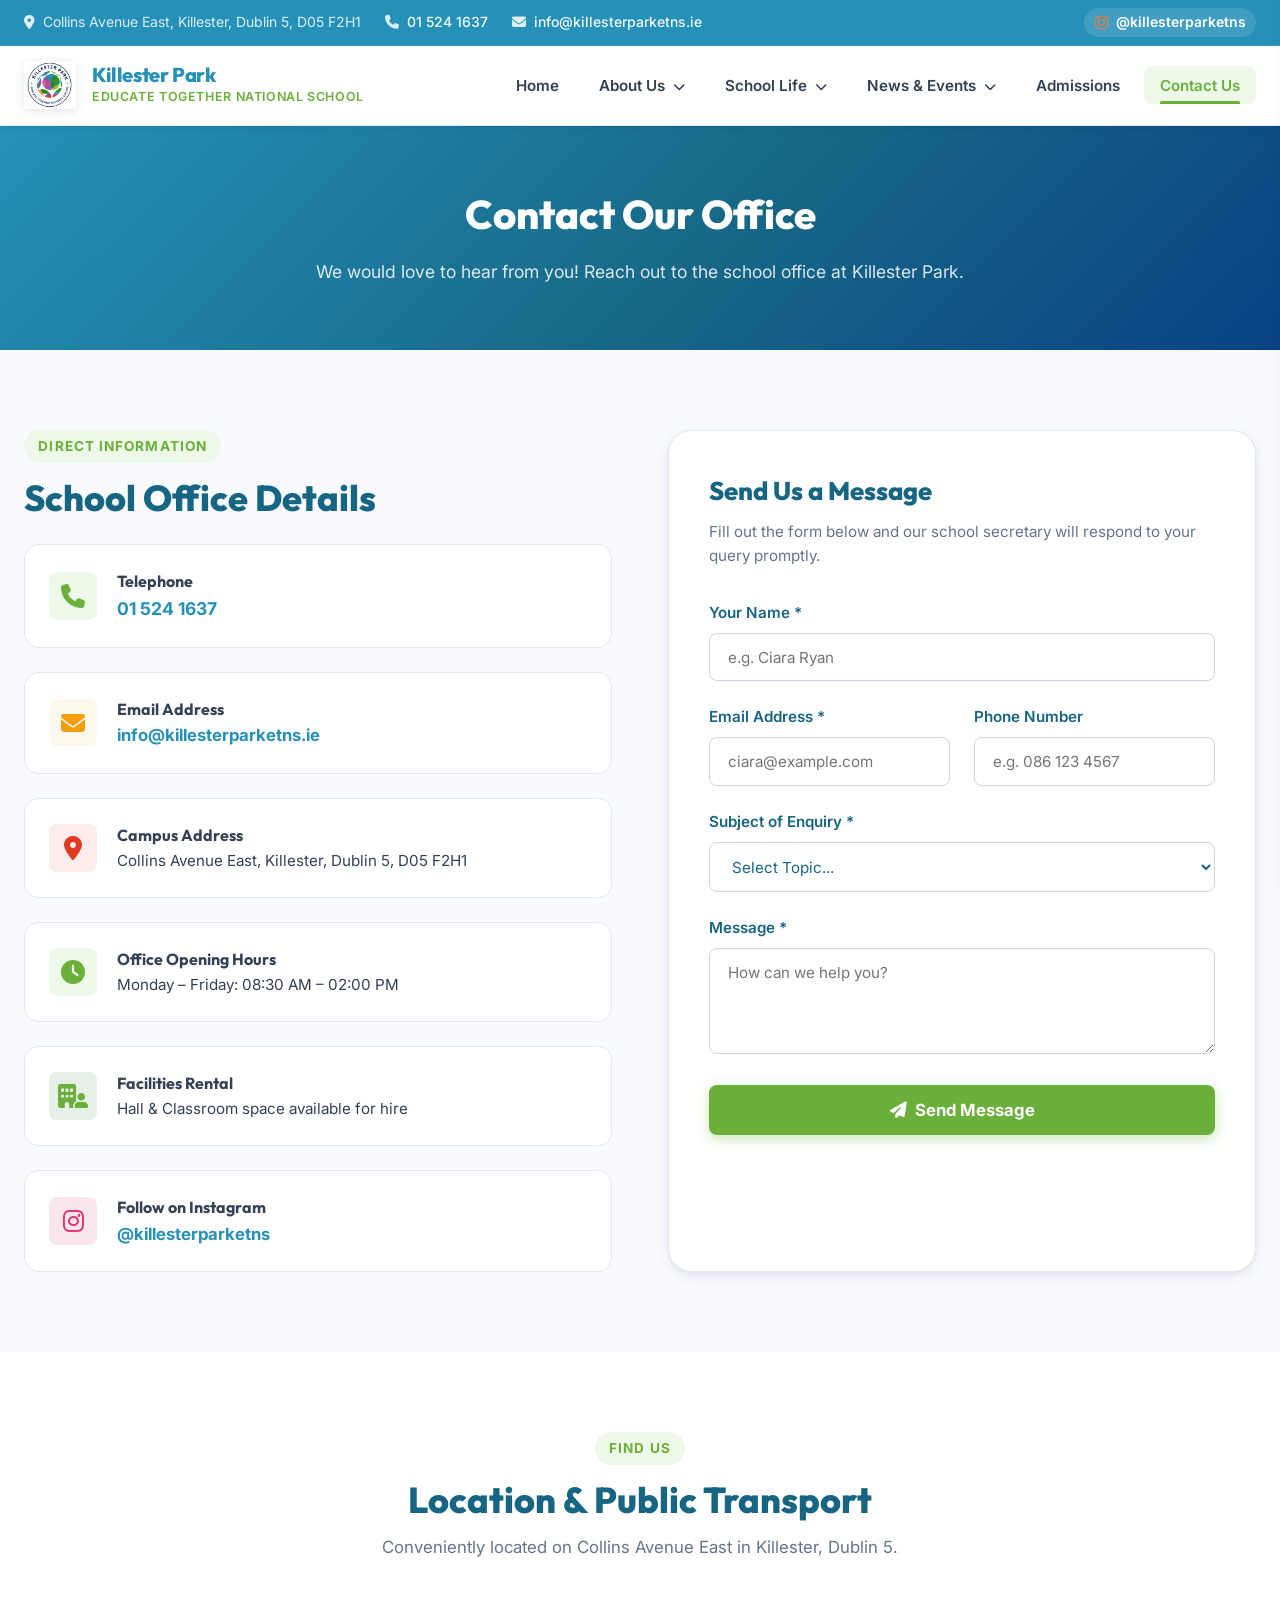
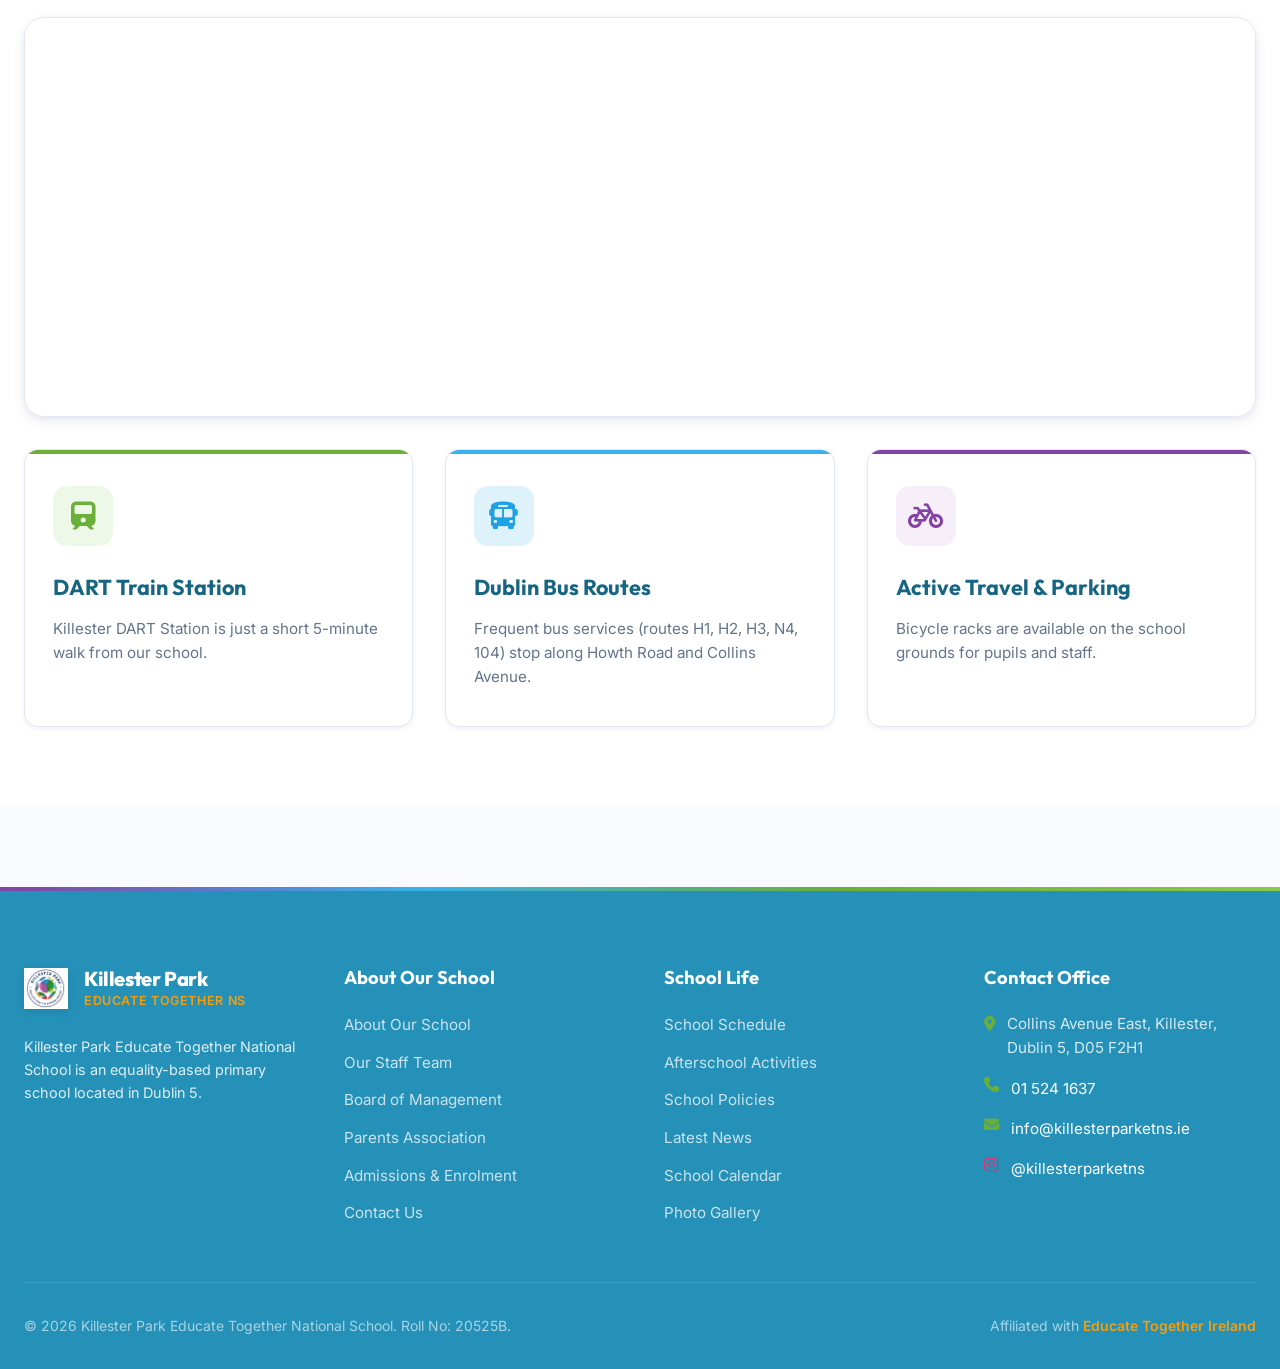
<file: contact.html>
<!DOCTYPE html>
<html lang="en">

<head>
  <meta charset="UTF-8">
  <meta name="viewport" content="width=device-width, initial-scale=1.0">
  <title>Contact Us | Killester Park Dublin 5</title>
  <meta name="description"
    content="Contact the office at Killester Park Educate Together National School. Phone, email, address, transport directions, and online enquiry form.">
  <link rel="icon" type="image/png" href="images/logo.png">
  <link rel="canonical" href="https://killesterparketns.ie/contact.html">
  <link rel="stylesheet" href="css/styles.css?v=20260916_blue">
  <link rel="stylesheet" href="https://cdnjs.cloudflare.com/ajax/libs/font-awesome/6.4.0/css/all.min.css">
</head>

<body>

  <!-- Shared Site Header Container -->
  <div id="siteHeader"></div>

  <!-- Page Banner -->
  <section class="page-header-banner">
    <div class="page-header-container">
      <h1 class="page-header-title">Contact Our Office</h1>
      <p class="page-header-subtitle">We would love to hear from you! Reach out to the school office at Killester Park.
      </p>
    </div>
  </section>

  <!-- Contact Details Grid & Form -->
  <section class="section">
    <div class="container">
      <div style="display: grid; grid-template-columns: repeat(auto-fit, minmax(320px, 1fr)); gap: 3.5rem;">

        <!-- Direct Contact Cards -->
        <div>
          <span class="section-tag">Direct Information</span>
          <h2 class="section-title" style="text-align: left; margin-bottom: 1.5rem;">School Office Details</h2>

          <div style="display: flex; flex-direction: column; gap: 1.5rem;">
            <div class="policy-card">
              <div class="policy-icon" style="background: var(--teal-light); color: var(--teal-brand);"><i
                  class="fa-solid fa-phone"></i></div>
              <div>
                <h4 style="font-family: var(--font-heading); font-weight: 700;">Telephone</h4>
                <a href="tel:015241637" style="font-size: 1.1rem; font-weight: 700; color: var(--primary-navy);">01 524
                  1637</a>
              </div>
            </div>

            <div class="policy-card">
              <div class="policy-icon" style="background: var(--amber-light); color: var(--amber-accent);"><i
                  class="fa-solid fa-envelope"></i></div>
              <div>
                <h4 style="font-family: var(--font-heading); font-weight: 700;">Email Address</h4>
                <a href="mailto:info@killesterparketns.ie"
                  style="font-size: 1.05rem; font-weight: 700; color: var(--primary-navy);">info@killesterparketns.ie</a>
              </div>
            </div>

            <div class="policy-card">
              <div class="policy-icon" style="background: var(--coral-light); color: var(--coral-accent);"><i
                  class="fa-solid fa-location-dot"></i></div>
              <div>
                <h4 style="font-family: var(--font-heading); font-weight: 700;">Campus Address</h4>
                <p style="font-size: 0.95rem; color: var(--text-body);">Collins Avenue East, Killester, Dublin 5, D05
                  F2H1</p>
              </div>
            </div>

            <div class="policy-card">
              <div class="policy-icon" style="background: var(--emerald-light); color: var(--emerald-accent);"><i
                  class="fa-solid fa-clock"></i></div>
              <div>
                <h4 style="font-family: var(--font-heading); font-weight: 700;">Office Opening Hours</h4>
                <p style="font-size: 0.95rem; color: var(--text-body);">Monday – Friday: 08:30 AM – 02:00 PM</p>
              </div>
            </div>

            <div class="policy-card">
              <div class="policy-icon" style="background: rgba(47, 139, 54, 0.12); color: var(--teal-brand);"><i
                  class="fa-solid fa-building-user"></i></div>
              <div>
                <h4 style="font-family: var(--font-heading); font-weight: 700;">Facilities Rental</h4>
                <p style="font-size: 0.95rem; color: var(--text-body);">Hall &amp; Classroom space available for hire
                </p>
              </div>
            </div>

            <div class="policy-card">
              <div class="policy-icon" style="background: rgba(225, 48, 108, 0.12); color: #e1306c;"><i
                  class="fa-brands fa-instagram"></i></div>
              <div>
                <h4 style="font-family: var(--font-heading); font-weight: 700;">Follow on Instagram</h4>
                <a href="https://www.instagram.com/killesterparketns/" target="_blank" rel="noopener noreferrer"
                  style="font-size: 1.05rem; font-weight: 700; color: var(--primary-navy);">@killesterparketns</a>
              </div>
            </div>
          </div>
        </div>

        <!-- Interactive Form -->
        <div class="form-container" style="max-width: none;">
          <h2
            style="font-family: var(--font-heading); font-size: 1.6rem; font-weight: 800; color: var(--text-heading); margin-bottom: 0.5rem;">
            Send Us a Message</h2>
          <p style="font-size: 0.95rem; color: var(--text-muted); margin-bottom: 2rem;">Fill out the form below and our
            school secretary will respond to your query promptly.</p>

          <form data-validate>
            <div class="form-group">
              <label class="form-label" for="contactName">Your Name *</label>
              <input type="text" id="contactName" class="form-input" placeholder="e.g. Ciara Ryan" required>
            </div>

            <div class="form-row">
              <div class="form-group">
                <label class="form-label" for="contactEmail">Email Address *</label>
                <input type="email" id="contactEmail" class="form-input" placeholder="ciara@example.com" required>
              </div>
              <div class="form-group">
                <label class="form-label" for="contactPhone">Phone Number</label>
                <input type="tel" id="contactPhone" class="form-input" placeholder="e.g. 086 123 4567">
              </div>
            </div>

            <div class="form-group">
              <label class="form-label" for="contactSubject">Subject of Enquiry *</label>
              <select id="contactSubject" class="form-select" required>
                <option value="">Select Topic...</option>
                <option value="General Enquiry">General School Enquiry</option>
                <option value="Facilities Rental - Hall & Classroom">Facilities Rental - Hall & Classroom</option>
                <option value="Admissions & Enrolment">Admissions & Enrolment</option>
                <option value="Absence Notification">Absence Notification</option>
                <option value="Parents Association">Parents Association</option>
                <option value="Other">Other</option>
              </select>
            </div>

            <div class="form-group">
              <label class="form-label" for="contactMessage">Message *</label>
              <textarea id="contactMessage" class="form-textarea" rows="4" placeholder="How can we help you?"
                required></textarea>
            </div>

            <button type="submit" class="btn btn-primary" style="width: 100%; font-size: 1.05rem;">
              <i class="fa-solid fa-paper-plane"></i> Send Message
            </button>
          </form>
        </div>

      </div>
    </div>
  </section>

  <!-- Interactive Map Section -->
  <section class="section" style="background-color: var(--bg-surface);">
    <div class="container">
      <div class="section-header">
        <span class="section-tag">Find Us</span>
        <h2 class="section-title">Location & Public Transport</h2>
        <p class="section-description">Conveniently located on Collins Avenue East in Killester, Dublin 5.</p>
      </div>

      <div
        style="border-radius: 20px; overflow: hidden; box-shadow: var(--shadow-md); border: 1px solid var(--border-subtle); height: 400px; margin-bottom: 2rem;">
        <iframe
          src="https://maps.google.com/maps?q=Killester%20Raheny%20Clontarf%20Educate%20Together%20National%20School&#038;t=m&#038;z=15&#038;output=embed&#038;iwloc=near"
          width="100%" height="100%" style="border:0;" allowfullscreen="" loading="lazy"
          title="Killester Park Map Location">
        </iframe>
      </div>

      <div class="pillars-grid">
        <div class="pillar-card">
          <div class="pillar-icon"><i class="fa-solid fa-train"></i></div>
          <h3 class="pillar-title">DART Train Station</h3>
          <p class="pillar-text">Killester DART Station is just a short 5-minute walk from our school.</p>
        </div>

        <div class="pillar-card">
          <div class="pillar-icon"><i class="fa-solid fa-bus"></i></div>
          <h3 class="pillar-title">Dublin Bus Routes</h3>
          <p class="pillar-text">Frequent bus services (routes H1, H2, H3, N4, 104) stop along Howth Road and Collins
            Avenue.</p>
        </div>

        <div class="pillar-card">
          <div class="pillar-icon"><i class="fa-solid fa-bicycle"></i></div>
          <h3 class="pillar-title">Active Travel & Parking</h3>
          <p class="pillar-text">Bicycle racks are available on the school grounds for pupils and staff.</p>
        </div>
      </div>
    </div>
  </section>

  <!-- Shared Site Footer Container -->
  <div id="siteFooter"></div>

  <script src="js/main.js"></script>
</body>

</html>
</file>
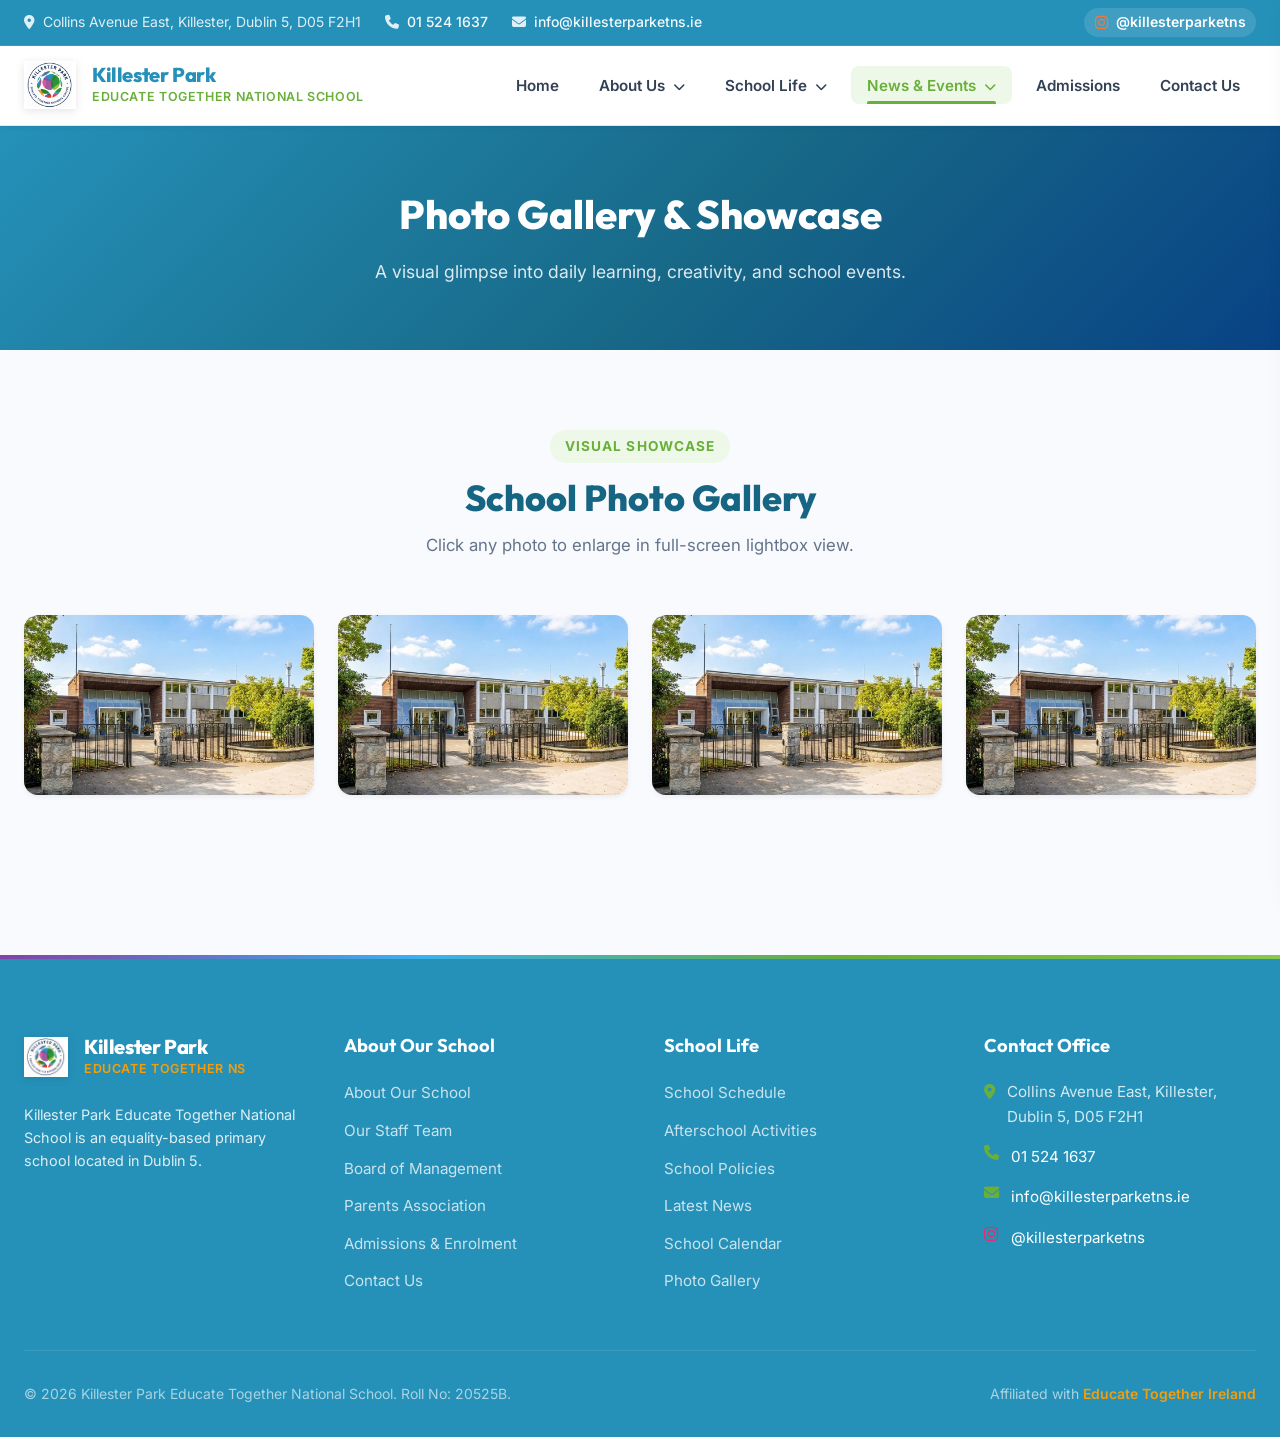
<file: gallery.html>
<!DOCTYPE html>
<html lang="en">
<head>
  <meta charset="UTF-8">
  <meta name="viewport" content="width=device-width, initial-scale=1.0">
  <title>Photo Gallery & Student Showcase | Killester Park Dublin 5</title>
  <meta name="description" content="Explore photos of student activities, classroom projects, sports days, and events at Killester Park Educate Together National School.">
  <link rel="icon" type="image/png" href="images/logo.png">
  <link rel="canonical" href="https://killesterparketns.ie/gallery.html">
  <link rel="stylesheet" href="css/styles.css?v=20260916_blue">
  <link rel="stylesheet" href="https://cdnjs.cloudflare.com/ajax/libs/font-awesome/6.4.0/css/all.min.css">
</head>
<body>

  <!-- Shared Site Header Container -->
  <div id="siteHeader"></div>

  <!-- Page Banner -->
  <section class="page-header-banner">
    <div class="page-header-container">
      <h1 class="page-header-title">Photo Gallery & Showcase</h1>
      <p class="page-header-subtitle">A visual glimpse into daily learning, creativity, and school events.</p>
    </div>
  </section>

  <!-- Photo Gallery Section -->
  <section class="section">
    <div class="container">
      <div class="section-header">
        <span class="section-tag">Visual Showcase</span>
        <h2 class="section-title">School Photo Gallery</h2>
        <p class="section-description">Click any photo to enlarge in full-screen lightbox view.</p>
      </div>

      <div class="card-grid" id="photoGalleryGrid" style="display: grid; grid-template-columns: repeat(auto-fill, minmax(240px, 1fr)); gap: 1.5rem;">
        <a href="images/hero.png" data-lightbox data-title="Art Appreciation - Francis Bacon Inspired Work" style="border-radius: 14px; overflow: hidden; height: 180px; box-shadow: var(--shadow-sm);">
          <img src="images/hero.png" alt="Student Artwork" style="width: 100%; height: 100%; object-fit: cover; transition: transform 0.3s ease;" onmouseover="this.style.transform='scale(1.05)'" onmouseout="this.style.transform='scale(1)'">
        </a>

        <a href="images/hero.png" data-lightbox data-title="Active School Day Playground Fun" style="border-radius: 14px; overflow: hidden; height: 180px; box-shadow: var(--shadow-sm);">
          <img src="images/hero.png" alt="Playground Activity" style="width: 100%; height: 100%; object-fit: cover; transition: transform 0.3s ease;" onmouseover="this.style.transform='scale(1.05)'" onmouseout="this.style.transform='scale(1)'">
        </a>

        <a href="images/hero.png" data-lightbox data-title="Green Schools Biodiversity Workshop" style="border-radius: 14px; overflow: hidden; height: 180px; box-shadow: var(--shadow-sm);">
          <img src="images/hero.png" alt="Green Schools Project" style="width: 100%; height: 100%; object-fit: cover; transition: transform 0.3s ease;" onmouseover="this.style.transform='scale(1.05)'" onmouseout="this.style.transform='scale(1)'">
        </a>

        <a href="images/hero.png" data-lightbox data-title="Classroom Science Experiment" style="border-radius: 14px; overflow: hidden; height: 180px; box-shadow: var(--shadow-sm);">
          <img src="images/hero.png" alt="Science Experiment" style="width: 100%; height: 100%; object-fit: cover; transition: transform 0.3s ease;" onmouseover="this.style.transform='scale(1.05)'" onmouseout="this.style.transform='scale(1)'">
        </a>
      </div>
    </div>
  </section>

  <!-- Shared Site Footer Container -->
  <div id="siteFooter"></div>

  <script src="js/main.js"></script>
</body>
</html>
</file>
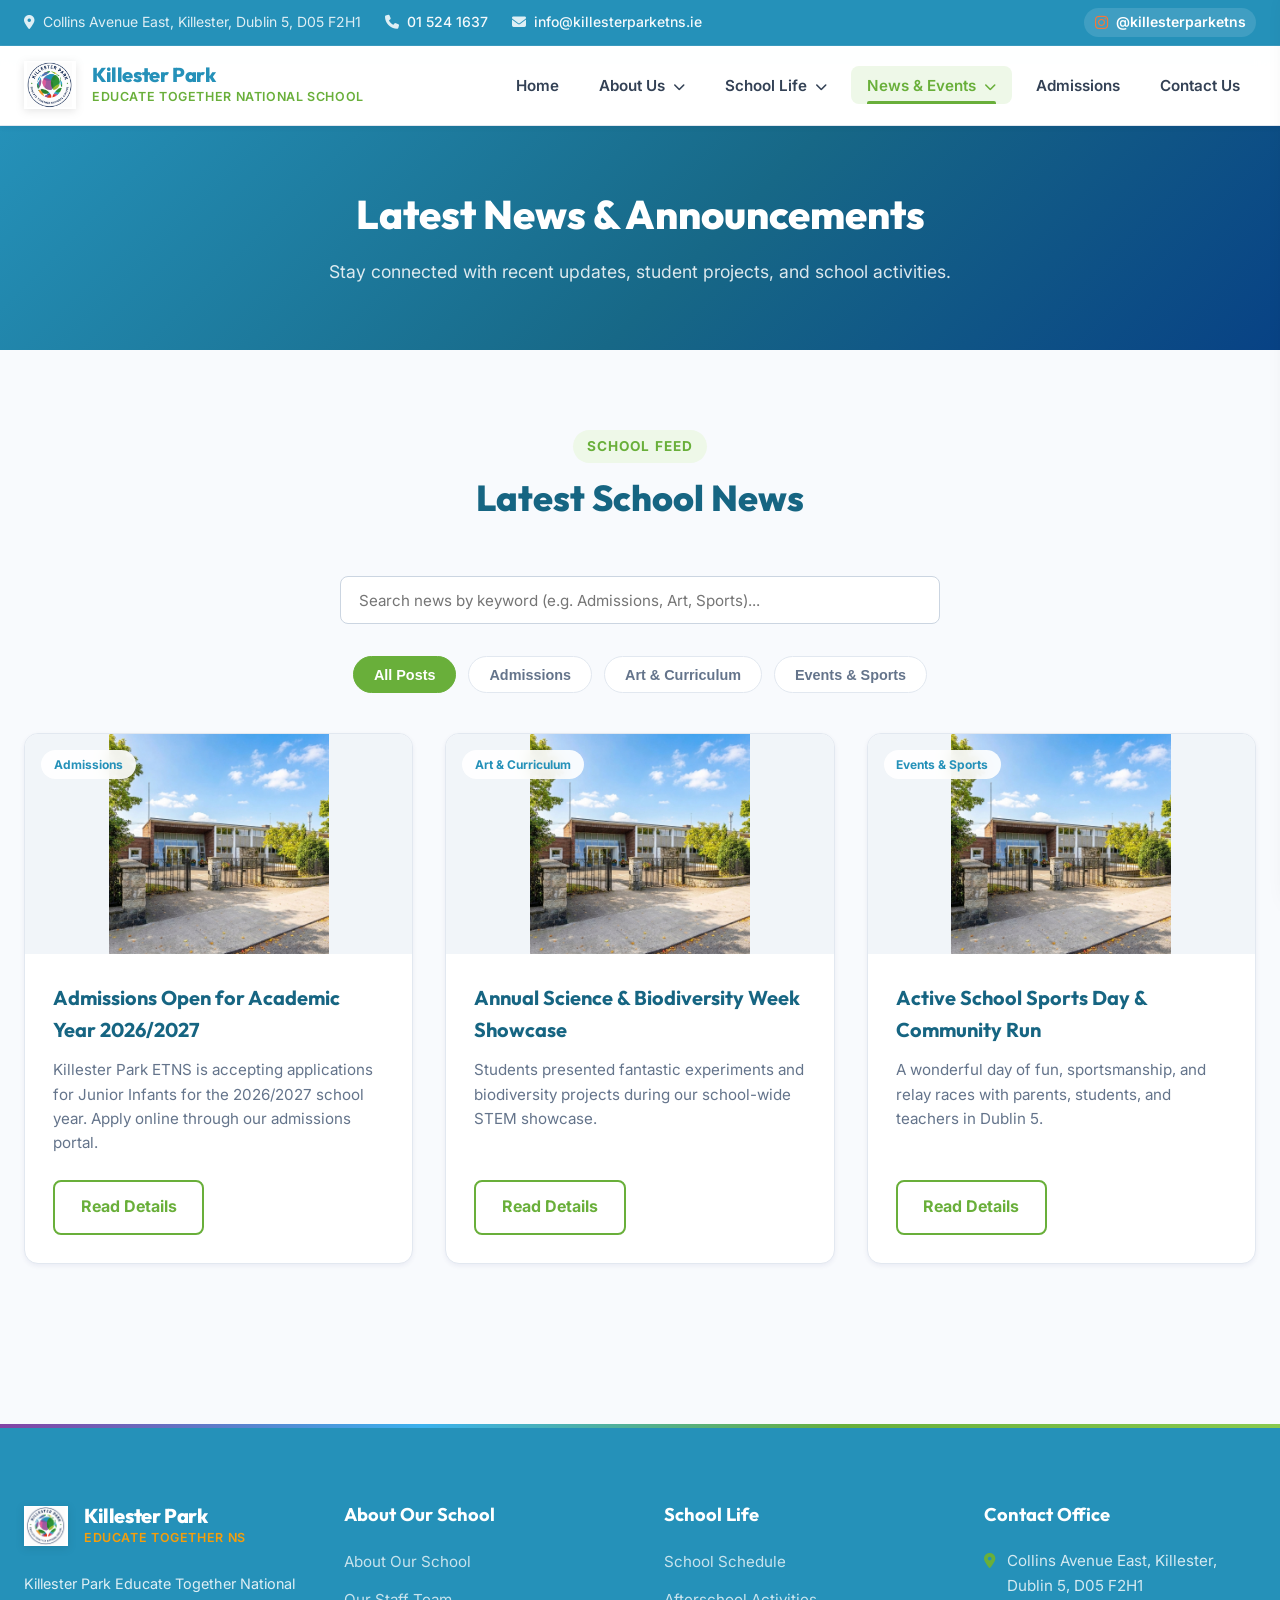
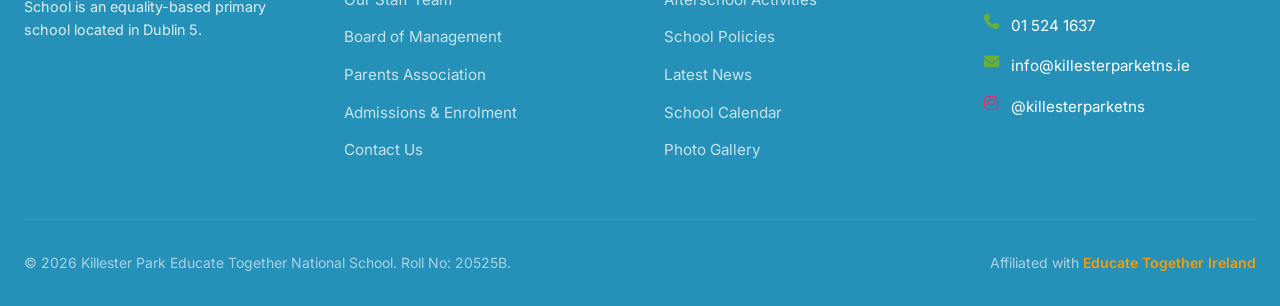
<file: news.html>
<!DOCTYPE html>
<html lang="en">
<head>
  <meta charset="UTF-8">
  <meta name="viewport" content="width=device-width, initial-scale=1.0">
  <title>Latest News & Announcements | Killester Park Dublin 5</title>
  <meta name="description" content="Stay up to date with the latest news, announcements, and classroom stories at Killester Park Educate Together National School.">
  <link rel="icon" type="image/png" href="images/logo.png">
  <link rel="canonical" href="https://killesterparketns.ie/news.html">
  <link rel="stylesheet" href="css/styles.css?v=20260916_blue">
  <link rel="stylesheet" href="https://cdnjs.cloudflare.com/ajax/libs/font-awesome/6.4.0/css/all.min.css">
</head>
<body>

  <!-- Shared Site Header Container -->
  <div id="siteHeader"></div>

  <!-- Page Banner -->
  <section class="page-header-banner">
    <div class="page-header-container">
      <h1 class="page-header-title">Latest News & Announcements</h1>
      <p class="page-header-subtitle">Stay connected with recent updates, student projects, and school activities.</p>
    </div>
  </section>

  <!-- News Section with Category Filter -->
  <section class="section">
    <div class="container">
      <div class="section-header">
        <span class="section-tag">School Feed</span>
        <h2 class="section-title">Latest School News</h2>
      </div>

      <!-- Filter & Search Bar -->
      <div style="max-width: 600px; margin: 0 auto 2rem;">
        <input type="text" id="newsSearchInput" class="form-input" placeholder="Search news by keyword (e.g. Admissions, Art, Sports)...">
      </div>

      <div class="filter-bar">
        <button class="filter-btn active" data-filter="all">All Posts</button>
        <button class="filter-btn" data-filter="admissions">Admissions</button>
        <button class="filter-btn" data-filter="art">Art & Curriculum</button>
        <button class="filter-btn" data-filter="events">Events & Sports</button>
      </div>

      <!-- Dynamic News Feed List Container -->
      <div class="card-grid" id="newsFeedList">
        <!-- Rendered dynamically via js/main.js -->
      </div>
    </div>
  </section>

  <!-- Shared Site Footer Container -->
  <div id="siteFooter"></div>

  <script src="js/main.js"></script>
</body>
</html>
</file>
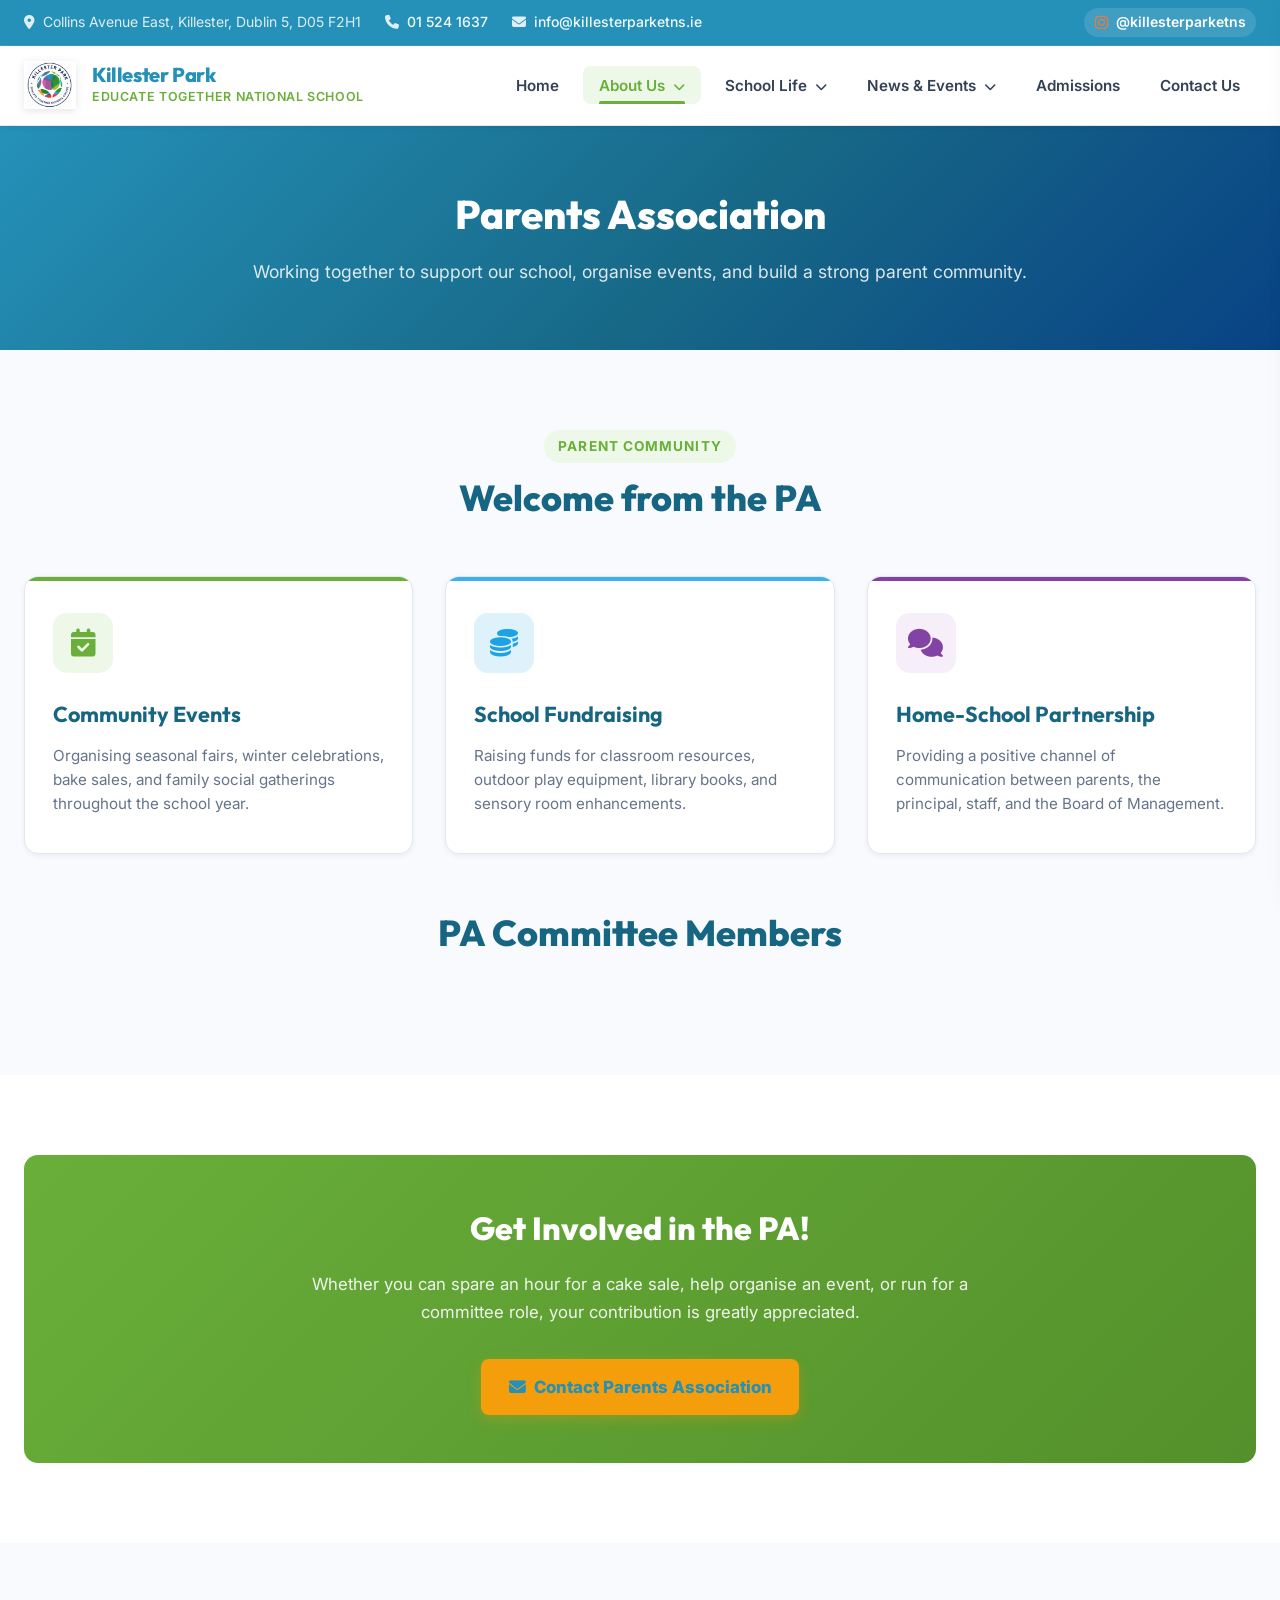
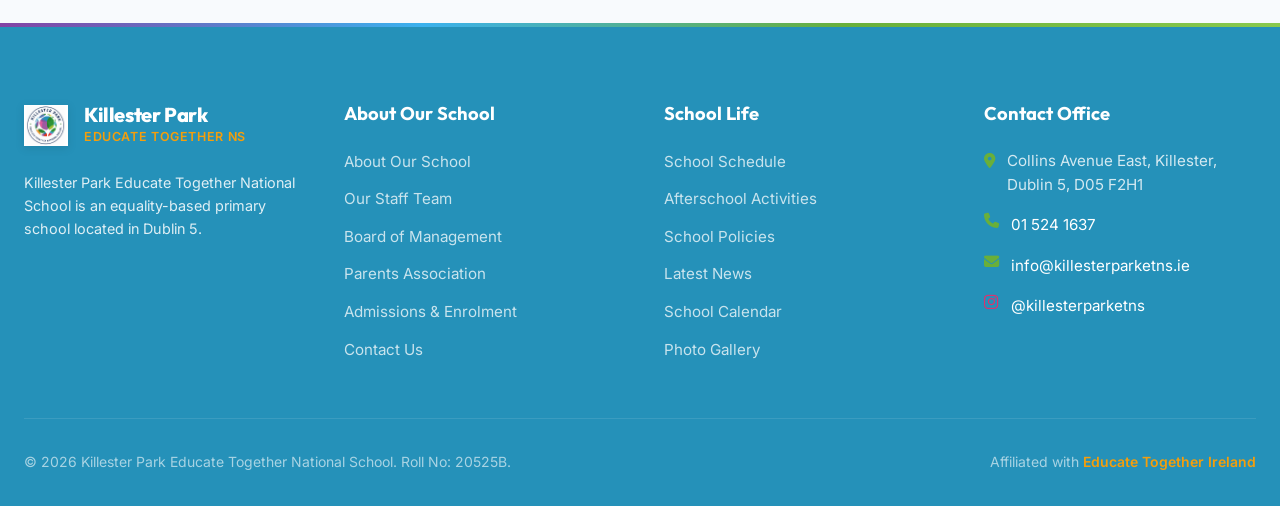
<file: parents-association.html>
<!DOCTYPE html>
<html lang="en">

<head>
  <meta charset="UTF-8">
  <meta name="viewport" content="width=device-width, initial-scale=1.0">
  <title>Parents Association | Killester Park Dublin 5</title>
  <meta name="description"
    content="Discover the Parents Association committee, family events, and fundraising initiatives at Killester Park Educate Together National School.">
  <link rel="icon" type="image/png" href="images/logo.png">
  <link rel="canonical" href="https://killesterparketns.ie/parents-association.html">
  <link rel="stylesheet" href="css/styles.css?v=20260916_blue">
  <link rel="stylesheet" href="https://cdnjs.cloudflare.com/ajax/libs/font-awesome/6.4.0/css/all.min.css">
</head>

<body>

  <!-- Shared Site Header Container -->
  <div id="siteHeader"></div>

  <!-- Page Banner -->
  <section class="page-header-banner">
    <div class="page-header-container">
      <h1 class="page-header-title">Parents Association</h1>
      <p class="page-header-subtitle">Working together to support our school, organise events, and build a strong parent
        community.</p>
    </div>
  </section>

  <!-- Overview Section -->
  <section class="section">
    <div class="container">
      <div class="section-header">
        <span class="section-tag">Parent Community</span>
        <h2 class="section-title">Welcome from the PA</h2>
      </div>

      <div
        style="display: grid; grid-template-columns: repeat(auto-fit, minmax(280px, 1fr)); gap: 2rem; margin-bottom: 3.5rem;">
        <div class="pillar-card">
          <div class="pillar-icon"><i class="fa-solid fa-calendar-check"></i></div>
          <h3 class="pillar-title">Community Events</h3>
          <p class="pillar-text">Organising seasonal fairs, winter celebrations, bake sales, and family social
            gatherings throughout the school year.</p>
        </div>

        <div class="pillar-card">
          <div class="pillar-icon"><i class="fa-solid fa-coins"></i></div>
          <h3 class="pillar-title">School Fundraising</h3>
          <p class="pillar-text">Raising funds for classroom resources, outdoor play equipment, library books, and
            sensory room enhancements.</p>
        </div>

        <div class="pillar-card">
          <div class="pillar-icon"><i class="fa-solid fa-comments"></i></div>
          <h3 class="pillar-title">Home-School Partnership</h3>
          <p class="pillar-text">Providing a positive channel of communication between parents, the principal, staff,
            and the Board of Management.</p>
        </div>
      </div>

      <!-- Dynamic Committee Member List -->
      <div class="section-header" style="margin-top: 3rem; margin-bottom: 2.5rem;">
        <h2 class="section-title">PA Committee Members</h2>
      </div>

      <div class="card-grid" id="paMemberList">
        <!-- Dynamic content rendered from Google Sheet CSV or defaults via main.js -->
      </div>
    </div>
  </section>

  <!-- Get Involved Callout Section -->
  <section class="section" style="background-color: var(--bg-surface);">
    <div class="container">
      <div class="policy-card"
        style="background: linear-gradient(135deg, var(--teal-brand) 0%, var(--teal-dark) 100%); color: white; padding: 3rem; border: none;">
        <div style="text-align: center; max-width: 700px; margin: 0 auto;">
          <h2
            style="font-family: var(--font-heading); font-size: 2rem; font-weight: 800; margin-bottom: 1rem; color: white;">
            Get Involved in the PA!</h2>
          <p style="font-size: 1.05rem; line-height: 1.7; color: rgba(255, 255, 255, 0.9); margin-bottom: 2rem;">
            Whether you can spare an hour for a cake sale, help organise an event, or run for a committee role, your
            contribution is greatly appreciated.
          </p>
          <a href="contact.html" class="btn btn-amber" style="font-size: 1.05rem;"><i class="fa-solid fa-envelope"></i>
            Contact Parents Association</a>
        </div>
      </div>
    </div>
  </section>

  <!-- Shared Site Footer Container -->
  <div id="siteFooter"></div>

  <script src="js/main.js"></script>
</body>

</html>
</file>
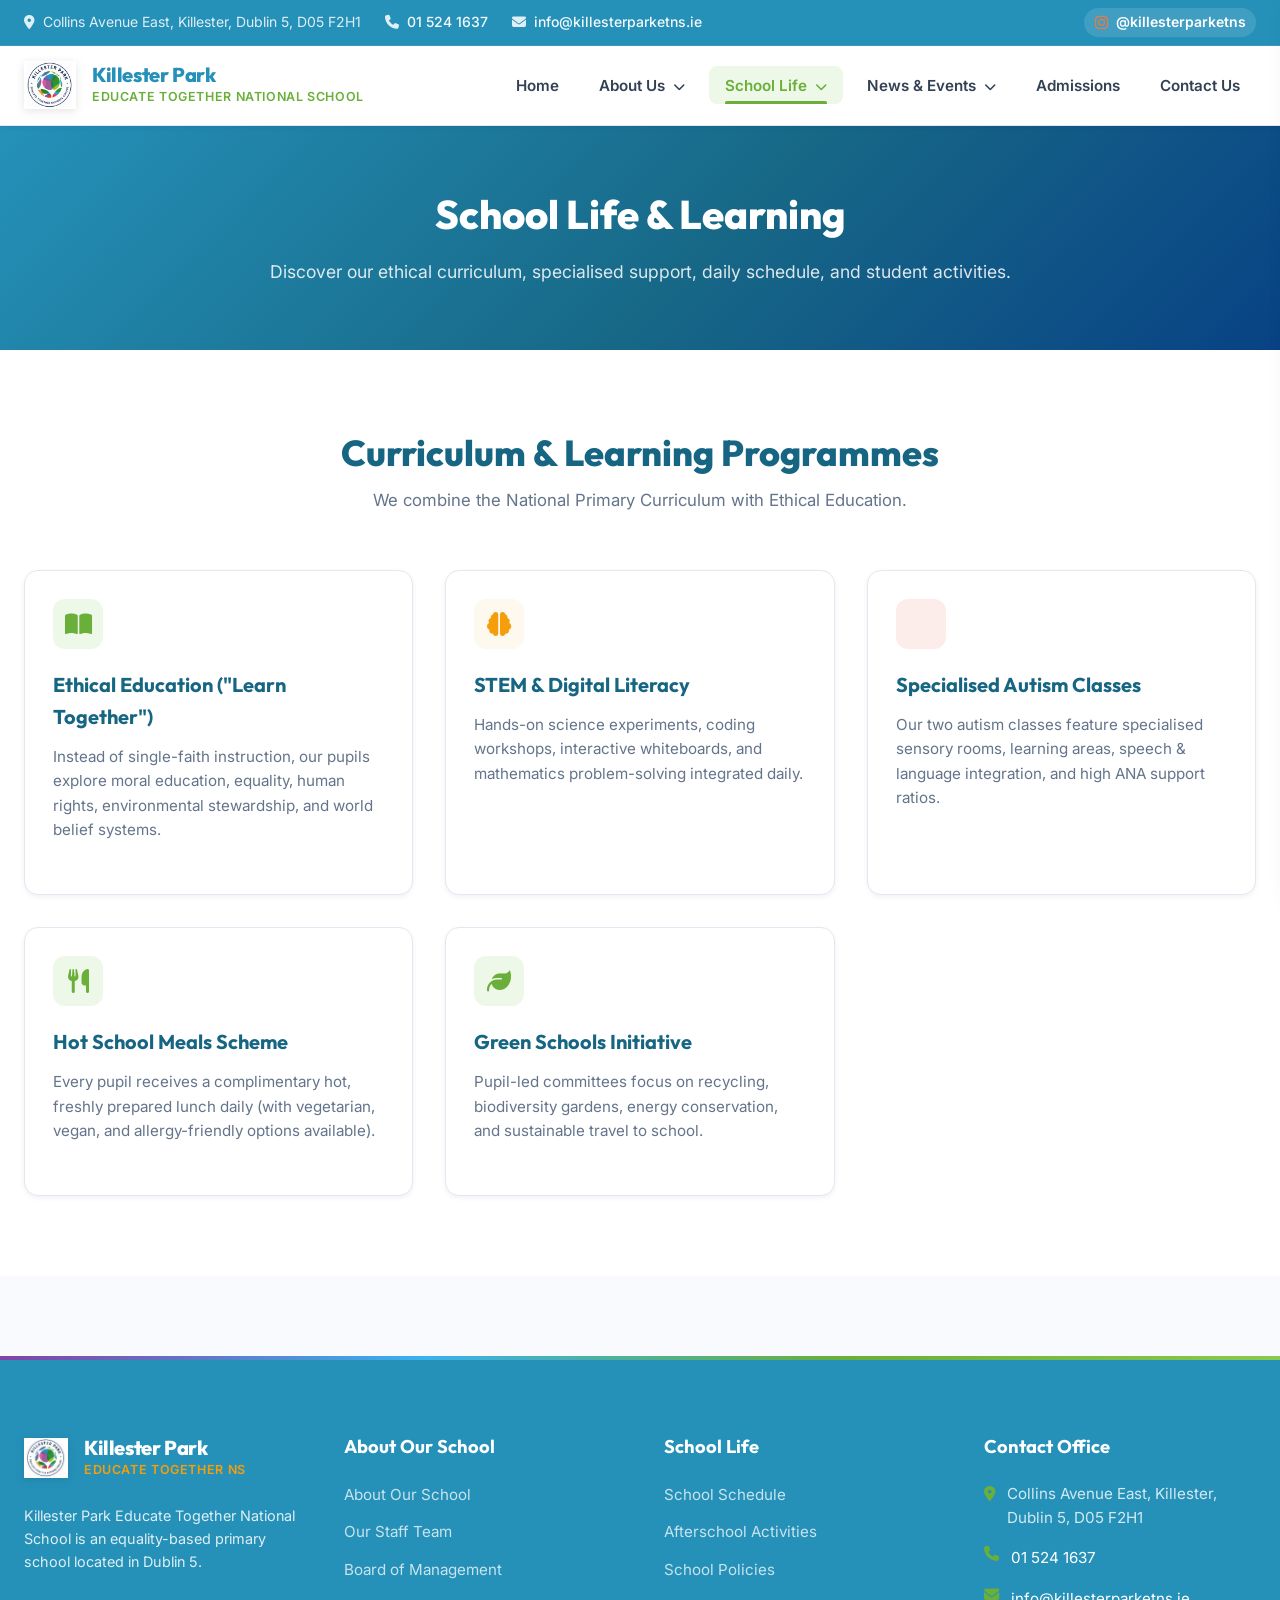
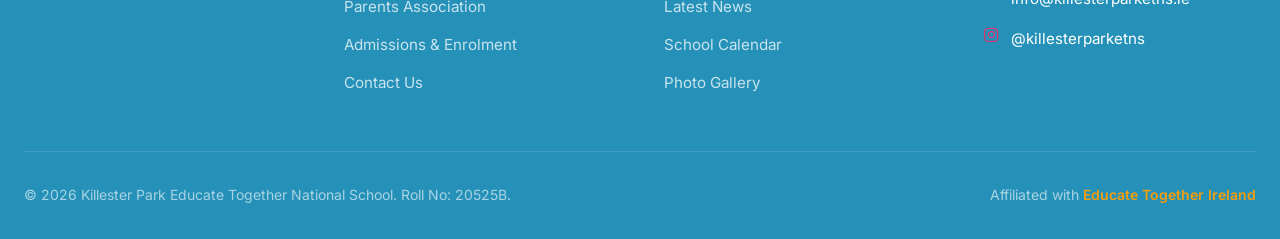
<file: school-life.html>
<!DOCTYPE html>
<html lang="en">

<head>
  <meta charset="UTF-8">
  <meta name="viewport" content="width=device-width, initial-scale=1.0">
  <title>School Life & Learning | Killester Park Dublin 5</title>
  <meta name="description"
    content="Explore curriculum, ethical education, Hot Meals programme, autism classes, and extra-curricular activities at Killester Park Educate Together National School.">
  <link rel="icon" type="image/png" href="images/logo.png">
  <link rel="canonical" href="https://killesterparketns.ie/school-life.html">
  <link rel="stylesheet" href="css/styles.css?v=20260916_blue">
  <link rel="stylesheet" href="https://cdnjs.cloudflare.com/ajax/libs/font-awesome/6.4.0/css/all.min.css">
  <style>
    .schedule-table {
      width: 100%;
      border-collapse: collapse;
      background: var(--bg-surface);
      border-radius: var(--radius-md);
      overflow: hidden;
      box-shadow: var(--shadow-sm);
      margin-top: 1.5rem;
    }

    .schedule-table th,
    .schedule-table td {
      padding: 1.1rem 1.5rem;
      text-align: left;
      border-bottom: 1px solid var(--border-subtle);
    }

    .schedule-table th {
      background: var(--primary-navy);
      color: white;
      font-family: var(--font-heading);
      font-weight: 700;
      font-size: 1rem;
    }

    .schedule-table tr:hover {
      background: var(--teal-light);
    }
  </style>
</head>

<body>

  <!-- Shared Site Header Container -->
  <div id="siteHeader"></div>

  <!-- Page Banner -->
  <section class="page-header-banner">
    <div class="page-header-container">
      <h1 class="page-header-title">School Life & Learning</h1>
      <p class="page-header-subtitle">Discover our ethical curriculum, specialised support, daily schedule, and student
        activities.</p>
    </div>
  </section>


  <!-- Curriculum Pillars Grid -->
  <section class="section" style="background-color: var(--bg-surface);">
    <div class="container">
      <div class="section-header">
        <h2 class="section-title">Curriculum & Learning Programmes</h2>
        <p class="section-description">We combine the National Primary Curriculum with Ethical Education.</p>
      </div>

      <div class="card-grid">
        <!-- Card 1 -->
        <div class="info-card">
          <div class="card-body">
            <div
              style="width: 50px; height: 50px; border-radius: 12px; background: var(--teal-light); color: var(--teal-brand); display: flex; align-items: center; justify-content: center; font-size: 1.5rem; margin-bottom: 1.25rem;">
              <i class="fa-solid fa-book-open"></i>
            </div>
            <h3 class="card-title">Ethical Education ("Learn Together")</h3>
            <p class="card-text">Instead of single-faith instruction, our pupils explore moral education, equality,
              human rights, environmental stewardship, and world belief systems.</p>
          </div>
        </div>

        <!-- Card 2 -->
        <div class="info-card">
          <div class="card-body">
            <div
              style="width: 50px; height: 50px; border-radius: 12px; background: var(--amber-light); color: var(--amber-accent); display: flex; align-items: center; justify-content: center; font-size: 1.5rem; margin-bottom: 1.25rem;">
              <i class="fa-solid fa-brain"></i>
            </div>
            <h3 class="card-title">STEM & Digital Literacy</h3>
            <p class="card-text">Hands-on science experiments, coding workshops, interactive whiteboards, and
              mathematics problem-solving integrated daily.</p>
          </div>
        </div>

        <!-- Card 3 -->
        <div class="info-card">
          <div class="card-body">
            <div
              style="width: 50px; height: 50px; border-radius: 12px; background: var(--coral-light); color: var(--coral-accent); display: flex; align-items: center; justify-content: center; font-size: 1.5rem; margin-bottom: 1.25rem;">
              <i class="fa-solid fa-hands-holding-heart"></i>
            </div>
            <h3 class="card-title">Specialised Autism Classes</h3>
            <p class="card-text">Our two autism classes feature specialised sensory rooms, learning areas, speech &
              language integration, and high ANA support ratios.</p>
          </div>
        </div>

        <!-- Card 4 -->
        <div class="info-card">
          <div class="card-body">
            <div
              style="width: 50px; height: 50px; border-radius: 12px; background: var(--emerald-light); color: var(--emerald-accent); display: flex; align-items: center; justify-content: center; font-size: 1.5rem; margin-bottom: 1.25rem;">
              <i class="fa-solid fa-utensils"></i>
            </div>
            <h3 class="card-title">Hot School Meals Scheme</h3>
            <p class="card-text">Every pupil receives a complimentary hot, freshly prepared lunch daily (with
              vegetarian, vegan, and allergy-friendly options available).</p>
          </div>
        </div>

        <!-- Card 5 -->
        <div class="info-card">
          <div class="card-body">
            <div
              style="width: 50px; height: 50px; border-radius: 12px; background: var(--teal-light); color: var(--teal-brand); display: flex; align-items: center; justify-content: center; font-size: 1.5rem; margin-bottom: 1.25rem;">
              <i class="fa-solid fa-leaf"></i>
            </div>
            <h3 class="card-title">Green Schools Initiative</h3>
            <p class="card-text">Pupil-led committees focus on recycling, biodiversity gardens, energy conservation, and
              sustainable travel to school.</p>
          </div>
        </div>

      </div>
    </div>
  </section>

  <!-- Shared Site Footer Container -->
  <div id="siteFooter"></div>

  <script src="js/main.js"></script>
</body>

</html>
</file>
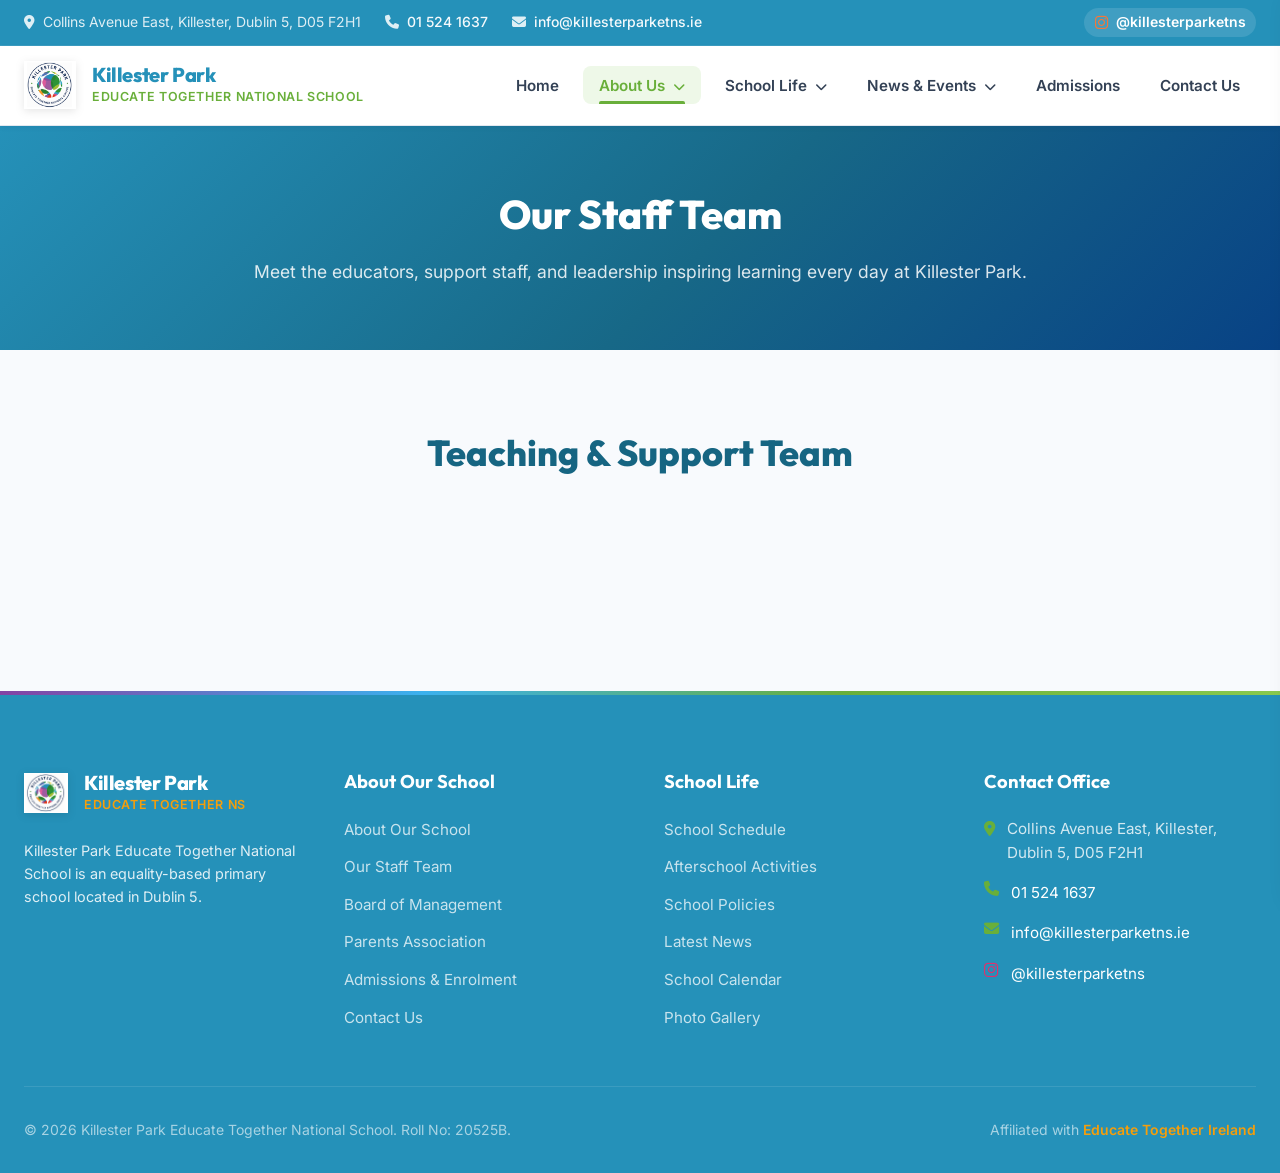
<file: staff.html>
<!DOCTYPE html>
<html lang="en">

<head>
  <meta charset="UTF-8">
  <meta name="viewport" content="width=device-width, initial-scale=1.0">
  <title>Our Staff Team | Killester Park Dublin 5</title>
  <meta name="description"
    content="Meet the teaching principal, classroom teachers, and additional needs assistants at Killester Park Educate Together National School.">
  <link rel="icon" type="image/png" href="images/logo.png">
  <link rel="canonical" href="https://killesterparketns.ie/staff.html">
  <link rel="stylesheet" href="css/styles.css?v=20260916_blue">
  <link rel="stylesheet" href="https://cdnjs.cloudflare.com/ajax/libs/font-awesome/6.4.0/css/all.min.css">
</head>

<body>

  <!-- Shared Site Header Container -->
  <div id="siteHeader"></div>

  <!-- Page Banner -->
  <section class="page-header-banner">
    <div class="page-header-container">
      <h1 class="page-header-title">Our Staff Team</h1>
      <p class="page-header-subtitle">Meet the educators, support staff, and leadership inspiring learning every day at
        Killester Park.</p>
    </div>
  </section>

  <!-- Staff Members Section -->
  <section class="section">
    <div class="container">
      <div class="section-header">
        <h2 class="section-title">Teaching & Support Team</h2>
      </div>

      <!-- Dynamic Staff List Container -->
      <div class="card-grid" id="staffMemberList">
        <!-- Rendered dynamically from Google Sheet CSV or defaults via main.js -->
      </div>
    </div>
  </section>

  <!-- Shared Site Footer Container -->
  <div id="siteFooter"></div>

  <script src="js/main.js"></script>
</body>

</html>
</file>
<file: css/styles.css>
/* ==========================================================================
   KILLESTER PARK EDUCATE TOGETHER NATIONAL SCHOOL
   Official Master Stylesheet & Design System
   ========================================================================== */

@import url('https://fonts.googleapis.com/css2?family=Inter:wght@300;400;500;600;700&family=Outfit:wght@400;500;600;700;800&display=swap');

:root {
  /* ==========================================================================
     KILLESTER PARK ETNS - OFFICIAL COLOR PALETTE
     Extracted directly from School Flyer ("Still Enrolling for 2026/2027")
     ========================================================================== */

  /* 1. Primary Brand Light Blue (Extracted from School Logo) */
  --primary-navy: #2591b9;
  --primary-navy-light: #3aa8d4;
  --primary-navy-dark: #166582;
  --primary-navy-surface: #eef7fb;
  --primary-blue: #2591b9;

  /* 2. Vibrant Fresh Leaf Green ("Junior Infants" & "3rd Class" Badges, Leaves) */
  --primary-green: #69af3a;
  --primary-green-dark: #54902b;
  --primary-green-light: #eef8e8;

  /* Backward-compatible alias for existing templates */
  --teal-brand: #69af3a;
  --teal-dark: #54902b;
  --teal-light: #eef8e8;

  /* 3. Electric Cerulean / Sky Blue ("for 2026/2027!", "1st Class", "6th Class", Email Icon) */
  --sky-blue: #3bb1ee;
  --sky-blue-dark: #1fa2e5;
  --sky-blue-light: #def2fc;
  --sky-blue-wave: #92dbfc;

  /* 4. Royal Violet / Purple ("Learn Grow Belong", "Senior Infants", "5th Class", Phone Icon) */
  --violet-accent: #8343a4;
  --violet-dark: #6b2f8e;
  --violet-light: #f6eef8;

  /* 5. Deep Royal Navy ("2nd Class" Badge) */
  --royal-navy: #084285;
  --royal-navy-light: #e8f0fa;

  /* 6. Spring Lime (Leaves & Bottom Wave Accent) */
  --lime-accent: #89c94e;
  --lime-dark: #74ae3d;
  --lime-light: #f4fae9;

  /* 7. Warm Sunshine Amber / Gold (Flyer Star Sparkles & Sun Rays) */
  --amber-accent: #f59e0b;
  --amber-dark: #d97706;
  --amber-light: #fef9ee;

  /* 8. Poppy Coral / Warm Accent */
  --coral-accent: #e03a20;
  --coral-light: #fdedea;

  /* Crest Rose Magenta */
  --rose-accent: #db5897;
  --rose-light: #faeff5;

  /* Emerald Alias */
  --emerald-accent: #69af3a;
  --emerald-light: #eef8e8;

  /* Surfaces & Neutral Tones */
  --bg-main: #f8fafd;
  --bg-surface: #ffffff;
  --bg-surface-elevated: #ffffff;
  --border-subtle: #e2e8f0;
  --border-strong: #cbd5e1;

  /* Text Colors */
  --text-heading: #166582;
  --text-body: #334155;
  --text-muted: #64748b;
  --text-white: #ffffff;

  /* Typography */
  --font-heading: 'Outfit', -apple-system, BlinkMacSystemFont, sans-serif;
  --font-body: 'Inter', -apple-system, BlinkMacSystemFont, sans-serif;

  /* Shadows & Glassmorphism */
  --shadow-sm: 0 2px 5px rgba(20, 17, 95, 0.06);
  --shadow-md: 0 4px 14px rgba(20, 17, 95, 0.08), 0 2px 4px rgba(20, 17, 95, 0.04);
  --shadow-lg: 0 10px 25px -5px rgba(20, 17, 95, 0.1), 0 8px 10px -6px rgba(20, 17, 95, 0.04);
  --shadow-hover: 0 20px 30px -10px rgba(105, 175, 58, 0.25);
  --glass-bg: rgba(255, 255, 255, 0.9);
  --glass-border: rgba(255, 255, 255, 0.3);

  /* Radius & Transitions */
  --radius-sm: 8px;
  --radius-md: 14px;
  --radius-lg: 24px;
  --radius-full: 9999px;
  --transition: all 0.3s cubic-bezier(0.16, 1, 0.3, 1);
}

/* Reset & Box Sizing */
*, *::before, *::after {
  box-sizing: border-box;
  margin: 0;
  padding: 0;
}

html {
  scroll-behavior: smooth;
  font-size: 16px;
}

body {
  font-family: var(--font-body);
  background-color: var(--bg-main);
  color: var(--text-body);
  line-height: 1.6;
  -webkit-font-smoothing: antialiased;
  overflow-x: hidden;
}

a {
  color: var(--teal-brand);
  text-decoration: none;
  transition: var(--transition);
}

a:hover {
  color: var(--teal-dark);
}

img {
  max-width: 100%;
  height: auto;
  display: block;
}

/* ==========================================================================
   TOP ANNOUNCEMENT & CONTACT BAR
   ========================================================================== */
.top-bar {
  background-color: var(--primary-navy);
  color: rgba(255, 255, 255, 0.9);
  font-size: 0.875rem;
  padding: 0.5rem 1.5rem;
  border-bottom: 1px solid rgba(255, 255, 255, 0.1);
}

.top-bar-container {
  max-width: 1280px;
  margin: 0 auto;
  display: flex;
  justify-content: space-between;
  align-items: center;
  flex-wrap: wrap;
  gap: 1rem;
}

.top-info {
  display: flex;
  align-items: center;
  gap: 1.5rem;
  flex-wrap: wrap;
}

.top-info-item {
  display: inline-flex;
  align-items: center;
  gap: 0.5rem;
  color: rgba(255, 255, 255, 0.85);
}

.top-info-item a {
  color: rgba(255, 255, 255, 0.95);
  font-weight: 500;
}

.top-info-item a:hover {
  color: var(--amber-accent);
}

.top-instagram-item {
  background: rgba(255, 255, 255, 0.12);
  padding: 0.2rem 0.65rem;
  border-radius: 20px;
  transition: var(--transition);
}

.top-instagram-item:hover {
  background: rgba(255, 255, 255, 0.22);
}

.top-instagram-item i {
  color: #f77737;
  font-size: 0.95rem;
  transition: var(--transition);
}

.top-instagram-item:hover i {
  color: #e1306c;
}

.top-instagram-item a {
  color: #ffffff;
  font-weight: 600;
}

.top-instagram-item a:hover {
  color: var(--amber-accent);
}

.top-social {
  display: flex;
  align-items: center;
  gap: 1rem;
  margin-left: auto;
}

.social-link {
  display: inline-flex;
  align-items: center;
  justify-content: center;
  width: 30px;
  height: 30px;
  border-radius: 50%;
  background: rgba(255, 255, 255, 0.15);
  color: white;
  transition: var(--transition);
  font-size: 0.95rem;
}

.social-link:hover {
  background: var(--teal-brand);
  color: white;
  transform: translateY(-2px);
}

.social-link.instagram:hover {
  background: linear-gradient(45deg, #f09433 0%, #e6683c 25%, #dc2743 50%, #cc2366 75%, #bc1888 100%);
  box-shadow: 0 4px 10px rgba(225, 48, 108, 0.35);
}

/* ==========================================================================
   HEADER & NAVIGATION
   ========================================================================== */
.main-header {
  position: sticky;
  top: 0;
  z-index: 1000;
  background: var(--glass-bg);
  backdrop-filter: blur(12px);
  border-bottom: 1px solid var(--border-subtle);
  box-shadow: var(--shadow-sm);
  transition: var(--transition);
}

.header-container {
  max-width: 1280px;
  margin: 0 auto;
  padding: 0.85rem 1.5rem;
  display: flex;
  align-items: center;
  justify-content: space-between;
}

.brand-logo {
  display: flex;
  align-items: center;
  gap: 1rem;
  text-decoration: none;
}

.brand-logo img {
  width: 52px;
  height: 52px;
  object-fit: contain;
  filter: drop-shadow(0 2px 4px rgba(0,0,0,0.1));
}

.brand-text {
  display: flex;
  flex-direction: column;
}

.brand-title {
  font-family: var(--font-heading);
  font-weight: 800;
  font-size: 1.25rem;
  color: var(--primary-navy);
  line-height: 1.2;
  letter-spacing: -0.02em;
}

.brand-subtitle {
  font-size: 0.78rem;
  font-weight: 600;
  color: var(--teal-brand);
  text-transform: uppercase;
  letter-spacing: 0.05em;
}

/* Navigation Links */
.nav-menu {
  display: flex;
  align-items: center;
  gap: 0.5rem;
  list-style: none;
}

.nav-link {
  padding: 0.6rem 1rem;
  font-size: 0.95rem;
  font-weight: 600;
  color: var(--text-body);
  border-radius: var(--radius-sm);
  transition: var(--transition);
  position: relative;
}

.nav-link:hover {
  color: var(--teal-brand);
  background-color: var(--teal-light);
}

.nav-link.active {
  color: var(--teal-brand);
  background-color: var(--teal-light);
}

.nav-link.active::after {
  content: '';
  position: absolute;
  bottom: 0;
  left: 1rem;
  right: 1rem;
  height: 3px;
  background-color: var(--teal-brand);
  border-radius: 2px 2px 0 0;
}

/* Navigation Dropdown */
.nav-item-dropdown {
  position: relative;
}

.dropdown-menu {
  position: absolute;
  top: 100%;
  left: 0;
  min-width: 240px;
  background: var(--bg-surface);
  border: 1px solid var(--border-subtle);
  border-radius: var(--radius-md);
  box-shadow: var(--shadow-lg);
  padding: 0.5rem;
  list-style: none;
  opacity: 0;
  visibility: hidden;
  transform: translateY(10px);
  transition: all 0.25s cubic-bezier(0.16, 1, 0.3, 1);
  z-index: 1200;
}

.nav-item-dropdown:hover .dropdown-menu,
.nav-item-dropdown:focus-within .dropdown-menu {
  opacity: 1;
  visibility: visible;
  transform: translateY(4px);
}

.dropdown-item {
  display: flex;
  align-items: center;
  gap: 0.75rem;
  padding: 0.7rem 1rem;
  font-size: 0.92rem;
  font-weight: 600;
  color: var(--text-heading);
  border-radius: var(--radius-sm);
  transition: var(--transition);
}

.dropdown-item:hover, .dropdown-item.active {
  background-color: var(--teal-light);
  color: var(--teal-brand);
}

/* Mobile Drawer Submenu */
.mobile-submenu {
  list-style: none;
  padding-left: 1.25rem;
  display: flex;
  flex-direction: column;
  gap: 0.25rem;
  margin-top: 0.25rem;
  margin-bottom: 0.5rem;
}

.mobile-submenu-link {
  display: block;
  padding: 0.6rem 0.85rem;
  font-size: 0.95rem;
  font-weight: 600;
  color: var(--text-muted);
  border-radius: var(--radius-sm);
}

.mobile-submenu-link.active, .mobile-submenu-link:hover {
  color: var(--teal-brand);
  background: var(--teal-light);
}

.nav-cta {
  background-color: var(--teal-brand);
  color: white !important;
  padding: 0.65rem 1.25rem;
  border-radius: var(--radius-full);
  font-weight: 700;
  box-shadow: 0 4px 10px rgba(105, 175, 58, 0.3);
}

.nav-cta:hover {
  background-color: var(--teal-dark);
  transform: translateY(-1px);
  box-shadow: 0 6px 15px rgba(105, 175, 58, 0.4);
}

/* ==========================================================================
   MOBILE NAVIGATION DRAWER & COLLAPSIBLE SUBMENUS
   ========================================================================== */
.mobile-toggle {
  display: none;
  background: transparent;
  border: 1px solid transparent;
  font-size: 1.5rem;
  color: var(--primary-navy);
  cursor: pointer;
  padding: 0.5rem;
  border-radius: var(--radius-sm);
  line-height: 1;
  width: 44px;
  height: 44px;
  min-width: 44px;
  min-height: 44px;
  align-items: center;
  justify-content: center;
  transition: var(--transition);
  -webkit-tap-highlight-color: transparent;
}

.mobile-toggle:hover,
.mobile-toggle:focus-visible {
  background-color: var(--teal-light);
  color: var(--teal-brand);
  border-color: var(--border-subtle);
  outline: none;
}

.mobile-drawer {
  position: fixed;
  top: 0;
  right: -340px;
  width: 320px;
  max-width: 85vw;
  height: 100vh;
  height: 100dvh;
  background: var(--bg-surface);
  box-shadow: -5px 0 25px rgba(0, 0, 0, 0.15);
  z-index: 2500;
  display: flex;
  flex-direction: column;
  transition: right 0.35s cubic-bezier(0.16, 1, 0.3, 1);
  overflow: hidden;
}

.mobile-drawer.open {
  right: 0;
}

.mobile-drawer-header {
  display: flex;
  align-items: center;
  justify-content: space-between;
  padding: 1.25rem 1.5rem;
  border-bottom: 1px solid var(--border-subtle);
  background: var(--bg-surface-elevated);
}

.close-drawer {
  background: transparent;
  border: none;
  font-size: 1.75rem;
  color: var(--text-muted);
  cursor: pointer;
  line-height: 1;
  padding: 0.25rem 0.5rem;
  border-radius: var(--radius-sm);
  transition: var(--transition);
}

.close-drawer:hover {
  color: var(--text-heading);
  background: var(--border-subtle);
}

.mobile-nav-body {
  flex: 1;
  overflow-y: auto;
  -webkit-overflow-scrolling: touch;
  padding: 0.5rem 0 2rem;
}

.mobile-nav-list {
  list-style: none;
  padding: 0;
  margin: 0;
}

.mobile-nav-item {
  border-bottom: 1px solid var(--border-subtle);
}

.mobile-nav-link,
.mobile-nav-toggle {
  display: flex;
  align-items: center;
  justify-content: space-between;
  padding: 0.95rem 1.5rem;
  font-family: var(--font-heading);
  font-weight: 700;
  font-size: 1rem;
  color: var(--text-heading);
  text-decoration: none;
  width: 100%;
  background: transparent;
  border: none;
  text-align: left;
  cursor: pointer;
  transition: var(--transition);
}

.mobile-nav-link:hover,
.mobile-nav-toggle:hover,
.mobile-nav-link.active,
.mobile-nav-toggle.active {
  color: var(--teal-brand);
  background: var(--teal-light);
}

.mobile-nav-toggle .chevron-icon {
  font-size: 0.8rem;
  transition: transform 0.3s ease;
  color: var(--text-muted);
}

.mobile-nav-toggle.open .chevron-icon {
  transform: rotate(180deg);
  color: var(--teal-brand);
}

/* Collapsible Submenus (Collapsed by default) */
.mobile-submenu {
  list-style: none;
  padding: 0;
  margin: 0;
  background: var(--bg-main);
  max-height: 0;
  overflow: hidden;
  transition: max-height 0.35s cubic-bezier(0.16, 1, 0.3, 1);
}

.mobile-submenu.open {
  max-height: 350px;
}

.mobile-submenu-link {
  display: flex;
  align-items: center;
  gap: 0.6rem;
  padding: 0.75rem 1.5rem 0.75rem 2.25rem;
  font-weight: 600;
  font-size: 0.92rem;
  color: var(--text-body);
  text-decoration: none;
  transition: var(--transition);
}

.mobile-submenu-link:hover,
.mobile-submenu-link.active {
  color: var(--teal-brand);
  background: var(--teal-light);
}

.backdrop {
  position: fixed;
  top: 0;
  left: 0;
  width: 100vw;
  height: 100vh;
  background: rgba(15, 23, 42, 0.6);
  backdrop-filter: blur(4px);
  z-index: 2400;
  opacity: 0;
  pointer-events: none;
  transition: opacity 0.35s ease;
}

.backdrop.active {
  opacity: 1;
  pointer-events: auto;
}

/* ==========================================================================
   HERO BANNER
   ========================================================================== */
.hero {
  position: relative;
  background: linear-gradient(135deg, var(--primary-navy) 0%, #176887 55%, var(--royal-navy) 100%);
  color: var(--text-white);
  padding: 5rem 1.5rem 6rem;
  overflow: hidden;
}

.hero-bg-shapes {
  position: absolute;
  top: 0;
  left: 0;
  width: 100%;
  height: 100%;
  overflow: hidden;
  pointer-events: none;
  z-index: 1;
}

.shape-circle-1 {
  position: absolute;
  top: -100px;
  right: -50px;
  width: 400px;
  height: 400px;
  border-radius: 50%;
  background: radial-gradient(circle, rgba(59, 177, 238, 0.28) 0%, rgba(59, 177, 238, 0) 70%);
}

.shape-circle-2 {
  position: absolute;
  bottom: -150px;
  left: -100px;
  width: 500px;
  height: 500px;
  border-radius: 50%;
  background: radial-gradient(circle, rgba(131, 67, 164, 0.25) 0%, rgba(131, 67, 164, 0) 70%);
}

.hero-container {
  max-width: 1280px;
  margin: 0 auto;
  position: relative;
  z-index: 2;
  display: grid;
  grid-template-columns: 1.2fr 0.8fr;
  gap: 3rem;
  align-items: center;
}

.hero-badge {
  display: inline-flex;
  align-items: center;
  gap: 0.5rem;
  padding: 0.4rem 1rem;
  background: rgba(255, 255, 255, 0.12);
  backdrop-filter: blur(8px);
  border: 1px solid rgba(255, 255, 255, 0.25);
  border-radius: var(--radius-full);
  font-size: 0.875rem;
  font-weight: 600;
  color: var(--sky-blue-wave);
  margin-bottom: 1.25rem;
}

.hero-title {
  font-family: var(--font-heading);
  font-size: 3rem;
  font-weight: 800;
  line-height: 1.15;
  letter-spacing: -0.02em;
  margin-bottom: 1.25rem;
  color: #ffffff;
}

.hero-title span {
  color: #ffffff;
  background: none;
  -webkit-background-clip: unset;
  -webkit-text-fill-color: #ffffff;
}

.hero-former-badge {
  display: inline-flex;
  align-items: center;
  gap: 0.65rem;
  background: rgba(255, 255, 255, 0.16);
  backdrop-filter: blur(10px);
  -webkit-backdrop-filter: blur(10px);
  border: 1.5px solid rgba(255, 255, 255, 0.28);
  color: rgba(255, 255, 255, 0.95);
  padding: 0.5rem 1.25rem;
  border-radius: var(--radius-full);
  font-size: 1.05rem;
  font-weight: 500;
  margin-bottom: 1.5rem;
  box-shadow: 0 4px 14px rgba(0, 0, 0, 0.1);
}

.hero-former-badge i {
  color: var(--sky-blue-wave);
  font-size: 1rem;
}

.hero-former-badge strong {
  color: #ffffff;
  font-weight: 700;
}

.hero-lead {
  font-size: 1.15rem;
  line-height: 1.6;
  color: rgba(255, 255, 255, 0.85);
  margin-bottom: 2rem;
  max-width: 600px;
}

.hero-actions {
  display: flex;
  gap: 1rem;
  flex-wrap: wrap;
}

.hero-image-card {
  position: relative;
  border-radius: var(--radius-lg);
  overflow: hidden;
  box-shadow: 0 25px 50px -12px rgba(0, 0, 0, 0.35);
  border: 4px solid rgba(255, 255, 255, 0.15);
}

.hero-image-card img {
  width: 100%;
  height: 420px;
  object-fit: cover;
  transition: transform 0.5s ease;
}

.hero-image-card:hover img {
  transform: scale(1.03);
}

/* Page Header Banner (for secondary pages) */
.page-header-banner {
  background: linear-gradient(135deg, var(--primary-navy) 0%, #176887 55%, var(--royal-navy) 100%);
  color: white;
  padding: 3.5rem 1.5rem 4rem;
  text-align: center;
  position: relative;
}

.page-header-container {
  max-width: 900px;
  margin: 0 auto;
}

.page-header-title {
  font-family: var(--font-heading);
  font-size: 2.5rem;
  font-weight: 800;
  margin-bottom: 0.75rem;
}

.page-header-subtitle {
  font-size: 1.1rem;
  color: rgba(255, 255, 255, 0.85);
}

/* ==========================================================================
   BUTTONS & CONTROLS
   ========================================================================== */
.btn {
  display: inline-flex;
  align-items: center;
  justify-content: center;
  gap: 0.5rem;
  padding: 0.8rem 1.6rem;
  font-family: var(--font-body);
  font-weight: 700;
  font-size: 1rem;
  border-radius: var(--radius-sm);
  cursor: pointer;
  transition: var(--transition);
  border: 2px solid transparent;
  text-decoration: none;
}

.btn-primary {
  background-color: var(--primary-green);
  color: white;
  box-shadow: 0 4px 14px rgba(105, 175, 58, 0.35);
}

.btn-primary:hover {
  background-color: var(--primary-green-dark);
  color: white;
  transform: translateY(-2px);
  box-shadow: 0 6px 20px rgba(105, 175, 58, 0.45);
}

.btn-secondary {
  background-color: rgba(255, 255, 255, 0.15);
  color: white;
  border: 1px solid rgba(255, 255, 255, 0.3);
  backdrop-filter: blur(4px);
}

.btn-secondary:hover {
  background-color: rgba(255, 255, 255, 0.25);
  color: white;
  transform: translateY(-2px);
}

.btn-outline {
  background-color: transparent;
  color: var(--teal-brand);
  border: 2px solid var(--teal-brand);
}

.btn-outline:hover {
  background-color: var(--teal-brand);
  color: white;
}

.btn-amber {
  background-color: var(--amber-accent);
  color: var(--primary-navy);
  font-weight: 800;
  box-shadow: 0 4px 14px rgba(245, 158, 11, 0.3);
}

.btn-amber:hover {
  background-color: var(--amber-dark);
  color: white;
  transform: translateY(-2px);
}

.btn-violet, .btn-purple {
  background-color: var(--violet-accent);
  color: white;
  box-shadow: 0 4px 14px rgba(131, 67, 164, 0.35);
}

.btn-violet:hover, .btn-purple:hover {
  background-color: var(--violet-dark);
  color: white;
  transform: translateY(-2px);
  box-shadow: 0 6px 20px rgba(131, 67, 164, 0.45);
}

.btn-sky, .btn-cerulean {
  background-color: var(--sky-blue);
  color: white;
  box-shadow: 0 4px 14px rgba(59, 177, 238, 0.35);
}

.btn-sky:hover, .btn-cerulean:hover {
  background-color: var(--sky-blue-dark);
  color: white;
  transform: translateY(-2px);
  box-shadow: 0 6px 20px rgba(59, 177, 238, 0.45);
}

.btn-royal {
  background-color: var(--royal-navy);
  color: white;
  box-shadow: 0 4px 14px rgba(8, 66, 133, 0.35);
}

.btn-royal:hover {
  background-color: #063266;
  color: white;
  transform: translateY(-2px);
  box-shadow: 0 6px 20px rgba(8, 66, 133, 0.45);
}

/* ==========================================================================
   STATS BAR
   ========================================================================== */
.stats-bar {
  background: var(--bg-surface);
  border-bottom: 1px solid var(--border-subtle);
  padding: 2rem 1.5rem;
  box-shadow: var(--shadow-sm);
  margin-top: -2rem;
  position: relative;
  z-index: 10;
  border-radius: var(--radius-md);
  max-width: 1200px;
  margin-left: auto;
  margin-right: auto;
}

.stats-grid {
  display: grid;
  grid-template-columns: repeat(auto-fit, minmax(200px, 1fr));
  gap: 2rem;
  text-align: center;
}

.stat-item {
  display: flex;
  flex-direction: column;
  align-items: center;
}

.stat-number {
  font-family: var(--font-heading);
  font-size: 2.25rem;
  font-weight: 800;
  color: var(--teal-brand);
  line-height: 1.1;
}

.stat-label {
  font-size: 0.9rem;
  font-weight: 600;
  color: var(--text-muted);
  margin-top: 0.25rem;
}

/* ==========================================================================
   EDUCATE TOGETHER PILLARS & ETHOS
   ========================================================================== */
.section {
  padding: 5rem 1.5rem;
}

.container {
  max-width: 1280px;
  margin: 0 auto;
}

.section-header {
  text-align: center;
  max-width: 700px;
  margin: 0 auto 3.5rem;
}

.section-tag {
  display: inline-block;
  font-size: 0.85rem;
  font-weight: 700;
  color: var(--teal-brand);
  text-transform: uppercase;
  letter-spacing: 0.08em;
  background-color: var(--teal-light);
  padding: 0.35rem 0.9rem;
  border-radius: var(--radius-full);
  margin-bottom: 0.75rem;
}

.section-title {
  font-family: var(--font-heading);
  font-size: 2.25rem;
  font-weight: 800;
  color: var(--text-heading);
  line-height: 1.25;
}

.section-description {
  font-size: 1.05rem;
  color: var(--text-muted);
  margin-top: 0.75rem;
}

.pillars-grid {
  display: grid;
  grid-template-columns: repeat(auto-fit, minmax(270px, 1fr));
  gap: 2rem;
}

.pillar-card {
  background: var(--bg-surface);
  padding: 2.25rem 1.75rem;
  border-radius: var(--radius-md);
  border: 1px solid var(--border-subtle);
  box-shadow: var(--shadow-sm);
  transition: var(--transition);
  position: relative;
  overflow: hidden;
}

.pillar-card::before {
  content: '';
  position: absolute;
  top: 0;
  left: 0;
  width: 100%;
  height: 4px;
  background: var(--primary-green);
  transition: var(--transition);
}

.pillar-card:nth-child(2)::before { background: var(--sky-blue); }
.pillar-card:nth-child(3)::before { background: var(--violet-accent); }
.pillar-card:nth-child(4)::before { background: var(--royal-navy); }

.pillar-card:hover {
  transform: translateY(-6px);
  box-shadow: var(--shadow-md);
  border-color: var(--border-strong);
}

.pillar-icon {
  width: 60px;
  height: 60px;
  border-radius: var(--radius-md);
  display: flex;
  align-items: center;
  justify-content: center;
  font-size: 1.75rem;
  margin-bottom: 1.5rem;
}

.pillar-card:nth-child(1) .pillar-icon { background: var(--primary-green-light); color: var(--primary-green); }
.pillar-card:nth-child(2) .pillar-icon { background: var(--sky-blue-light); color: var(--sky-blue-dark); }
.pillar-card:nth-child(3) .pillar-icon { background: var(--violet-light); color: var(--violet-accent); }
.pillar-card:nth-child(4) .pillar-icon { background: var(--royal-navy-light); color: var(--royal-navy); }

.pillar-title {
  font-family: var(--font-heading);
  font-size: 1.35rem;
  font-weight: 700;
  color: var(--text-heading);
  margin-bottom: 0.75rem;
}

.pillar-text {
  font-size: 0.95rem;
  color: var(--text-muted);
  line-height: 1.6;
}

/* ==========================================================================
   CARDS & GRID LAYOUTS
   ========================================================================== */
.card-grid {
  display: grid;
  grid-template-columns: repeat(auto-fit, minmax(320px, 1fr));
  gap: 2rem;
}

.info-card {
  background: var(--bg-surface);
  border-radius: var(--radius-md);
  border: 1px solid var(--border-subtle);
  overflow: hidden;
  box-shadow: var(--shadow-sm);
  transition: var(--transition);
  display: flex;
  flex-direction: column;
}

.info-card:hover {
  transform: translateY(-4px);
  box-shadow: var(--shadow-md);
}

.card-img-wrapper {
  position: relative;
  width: 100%;
  height: 220px;
  overflow: hidden;
  background-color: #f1f5f9;
  display: flex;
  align-items: center;
  justify-content: center;
  cursor: pointer;
}

.card-img-wrapper img {
  width: 100%;
  height: 100%;
  object-fit: contain;
  transition: transform 0.3s ease;
}

.card-img-wrapper:hover img {
  transform: scale(1.03);
}

.img-zoom-hint {
  position: absolute;
  bottom: 0.75rem;
  right: 0.75rem;
  width: 34px;
  height: 34px;
  border-radius: 50%;
  background: rgba(15, 23, 42, 0.75);
  color: white;
  display: flex;
  align-items: center;
  justify-content: center;
  font-size: 0.9rem;
  opacity: 0;
  transform: scale(0.85);
  transition: opacity 0.2s ease, transform 0.2s ease;
  pointer-events: none;
}

.card-img-wrapper:hover .img-zoom-hint {
  opacity: 1;
  transform: scale(1);
}

.card-badge {
  position: absolute;
  top: 1rem;
  left: 1rem;
  background: var(--glass-bg);
  backdrop-filter: blur(8px);
  padding: 0.3rem 0.8rem;
  border-radius: var(--radius-full);
  font-size: 0.75rem;
  font-weight: 700;
  color: var(--primary-navy);
}

.card-body {
  padding: 1.75rem;
  display: flex;
  flex-direction: column;
  flex: 1;
}

.card-title {
  font-family: var(--font-heading);
  font-size: 1.25rem;
  font-weight: 700;
  color: var(--text-heading);
  margin-bottom: 0.75rem;
}

.card-text {
  font-size: 0.95rem;
  color: var(--text-muted);
  margin-bottom: 1.5rem;
  flex: 1;
}

/* Policy Card Download List */
.policy-list {
  display: grid;
  grid-template-columns: repeat(auto-fit, minmax(280px, 1fr));
  gap: 1.5rem;
}

.policy-card {
  background: var(--bg-surface);
  padding: 1.5rem;
  border-radius: var(--radius-md);
  border: 1px solid var(--border-subtle);
  display: flex;
  align-items: center;
  gap: 1.25rem;
  transition: var(--transition);
}

.policy-card:hover {
  border-color: var(--teal-brand);
  transform: translateY(-2px);
  box-shadow: var(--shadow-sm);
}

.policy-icon {
  width: 48px;
  height: 48px;
  border-radius: var(--radius-sm);
  background: var(--teal-light);
  color: var(--teal-brand);
  display: flex;
  align-items: center;
  justify-content: center;
  font-size: 1.5rem;
  flex-shrink: 0;
}

.policy-info {
  flex: 1;
}

.policy-name {
  font-weight: 700;
  color: var(--text-heading);
  font-size: 1rem;
}

.policy-meta {
  font-size: 0.8rem;
  color: var(--text-muted);
}

/* ==========================================================================
   CALENDAR & NEWS FILTERS
   ========================================================================== */
.filter-bar {
  display: flex;
  justify-content: center;
  gap: 0.75rem;
  flex-wrap: wrap;
  margin-bottom: 2.5rem;
}

.filter-btn {
  padding: 0.6rem 1.25rem;
  border-radius: var(--radius-full);
  border: 1px solid var(--border-subtle);
  background: var(--bg-surface);
  font-weight: 600;
  font-size: 0.9rem;
  color: var(--text-muted);
  cursor: pointer;
  transition: var(--transition);
}

.filter-btn:hover, .filter-btn.active {
  background: var(--teal-brand);
  color: white;
  border-color: var(--teal-brand);
}

/* Interactive Calendar Component Styles */
.calendar-download-banner {
  display: flex;
  gap: 1rem;
  justify-content: center;
  align-items: center;
  flex-wrap: wrap;
  margin-top: 1.5rem;
}

.calendar-view-controls {
  display: flex;
  justify-content: center;
  gap: 0.75rem;
  margin-bottom: 2rem;
  flex-wrap: wrap;
}

.view-pill {
  padding: 0.65rem 1.4rem;
  border-radius: var(--radius-full);
  border: 1px solid var(--border-subtle);
  background: var(--bg-surface);
  color: var(--text-heading);
  font-family: var(--font-heading);
  font-weight: 700;
  font-size: 0.95rem;
  cursor: pointer;
  display: inline-flex;
  align-items: center;
  gap: 0.5rem;
  transition: var(--transition);
  box-shadow: var(--shadow-sm);
}

.view-pill:hover {
  background: var(--teal-light);
  color: var(--teal-brand);
  border-color: var(--teal-brand);
}

.view-pill.active {
  background: var(--primary-navy);
  color: white;
  border-color: var(--primary-navy);
  box-shadow: 0 4px 12px rgba(15, 23, 42, 0.25);
}

/* Color Legend matching the PDF */
.calendar-legend-card {
  background: var(--bg-surface);
  border: 1px solid var(--border-subtle);
  border-radius: var(--radius-md);
  padding: 1.25rem 1.75rem;
  margin-bottom: 2.25rem;
  box-shadow: var(--shadow-sm);
}

.legend-title {
  font-family: var(--font-heading);
  font-weight: 700;
  font-size: 1rem;
  color: var(--text-heading);
  margin-bottom: 0.85rem;
  display: flex;
  align-items: center;
  gap: 0.5rem;
}

.legend-items {
  display: flex;
  flex-wrap: wrap;
  gap: 1.5rem;
  align-items: center;
}

.legend-item {
  display: inline-flex;
  align-items: center;
  gap: 0.6rem;
  font-size: 0.9rem;
  color: var(--text-body);
}

.legend-color-box {
  width: 22px;
  height: 22px;
  border-radius: 4px;
  flex-shrink: 0;
  border: 1px solid rgba(0, 0, 0, 0.15);
}

.box-closed {
  background: #ffff00;
}

.box-first-last {
  background: #9acb59;
}

.box-half-day {
  background: #7030a0;
}

.box-staff {
  background: #c45911;
}

/* Live Event Detail Banner on Click/Hover */
.calendar-event-banner {
  background: white;
  border: 1px solid var(--teal-brand);
  border-left: 5px solid var(--teal-brand);
  border-radius: var(--radius-md);
  padding: 0.9rem 1.25rem;
  margin-bottom: 2rem;
  display: flex;
  align-items: center;
  gap: 1rem;
  box-shadow: var(--shadow-sm);
  animation: fadeIn 0.2s ease-in-out;
}

.event-banner-badge {
  width: 16px;
  height: 16px;
  border-radius: 50%;
  flex-shrink: 0;
}

.event-banner-info {
  font-size: 0.95rem;
  color: var(--text-heading);
}

/* Academic Year 11-Month Grid */
.academic-year-grid {
  display: grid;
  grid-template-columns: repeat(auto-fill, minmax(310px, 1fr));
  gap: 2rem;
  margin-bottom: 3rem;
}

.month-card {
  background: white;
  border: 1px solid var(--border-subtle);
  border-radius: var(--radius-md);
  overflow: hidden;
  box-shadow: var(--shadow-sm);
  transition: transform 0.2s ease, box-shadow 0.2s ease;
}

.month-card:hover {
  box-shadow: var(--shadow-md);
}

.month-header {
  background: linear-gradient(135deg, var(--primary-navy) 0%, var(--royal-navy) 100%);
  color: white;
  padding: 0.75rem 1rem;
  text-align: center;
  font-family: var(--font-heading);
  font-weight: 700;
  font-size: 1.05rem;
  letter-spacing: 0.02em;
}

.month-weekdays {
  display: grid;
  grid-template-columns: repeat(7, 1fr);
  background: #e2e8f0;
  border-bottom: 1px solid var(--border-subtle);
  text-align: center;
  font-size: 0.8rem;
  font-weight: 700;
  color: var(--primary-navy);
  padding: 0.4rem 0;
}

.month-days-grid {
  display: grid;
  grid-template-columns: repeat(7, 1fr);
  gap: 2px;
  padding: 0.5rem;
  background: #f8fafc;
}

.cal-day {
  display: flex;
  align-items: center;
  justify-content: center;
  height: 38px;
  font-size: 0.9rem;
  font-weight: 600;
  border-radius: 4px;
  background: white;
  color: var(--text-body);
  user-select: none;
  transition: transform 0.15s ease, box-shadow 0.15s ease;
  position: relative;
}

.cal-day.cal-empty {
  background: transparent;
}

.cal-day.cal-weekend {
  background: #f1f5f9;
  color: #94a3b8;
}

/* Event Specific Colors matching PDF */
.cal-day.cal-closed {
  background: #ffff00 !important;
  color: #000000 !important;
  font-weight: 800;
  cursor: pointer;
}

.cal-day.cal-first-last {
  background: #9acb59 !important;
  color: #000000 !important;
  font-weight: 800;
  cursor: pointer;
}

.cal-day.cal-half-day {
  background: #7030a0 !important;
  color: #ffffff !important;
  font-weight: 800;
  cursor: pointer;
}

.cal-day.cal-staff {
  background: #c45911 !important;
  color: #ffffff !important;
  font-weight: 800;
  cursor: pointer;
}

.cal-day.cal-last-half {
  background: linear-gradient(135deg, #9acb59 50%, #7030a0 50%) !important;
  color: #ffffff !important;
  font-weight: 800;
  cursor: pointer;
  text-shadow: 0 1px 2px rgba(0,0,0,0.6);
}

.cal-day[data-event]:hover {
  transform: scale(1.15);
  z-index: 10;
  box-shadow: 0 4px 12px rgba(0, 0, 0, 0.2);
}

.cal-day.cal-selected {
  outline: 3px solid var(--primary-navy) !important;
  outline-offset: -1px;
  z-index: 12;
  box-shadow: 0 0 12px rgba(13, 33, 55, 0.4);
  transform: scale(1.12);
}

/* Calendar Event Detail Modal for Instant Feedback */
.calendar-modal {
  position: fixed;
  inset: 0;
  z-index: 2500;
  display: flex;
  align-items: center;
  justify-content: center;
  padding: 1.5rem;
  opacity: 0;
  visibility: hidden;
  transition: opacity 0.25s ease, visibility 0.25s ease;
}

.calendar-modal.active {
  opacity: 1;
  visibility: visible;
}

.calendar-modal-backdrop {
  position: absolute;
  inset: 0;
  background: rgba(15, 23, 42, 0.65);
  backdrop-filter: blur(4px);
}

.calendar-modal-content {
  position: relative;
  background: white;
  border-radius: var(--radius-lg);
  padding: 2.25rem 2rem;
  max-width: 480px;
  width: 100%;
  box-shadow: 0 20px 40px rgba(0, 0, 0, 0.25);
  border: 1px solid var(--border-subtle);
  transform: translateY(20px) scale(0.96);
  transition: transform 0.25s cubic-bezier(0.16, 1, 0.3, 1);
  z-index: 1;
}

.calendar-modal.active .calendar-modal-content {
  transform: translateY(0) scale(1);
}

.calendar-modal-close {
  position: absolute;
  top: 1rem;
  right: 1.25rem;
  background: transparent;
  border: none;
  font-size: 1.75rem;
  color: var(--text-muted);
  cursor: pointer;
  line-height: 1;
  transition: color 0.15s;
}

.calendar-modal-close:hover {
  color: var(--text-heading);
}

.calendar-modal-badge {
  display: inline-block;
  font-size: 0.75rem;
  font-weight: 800;
  text-transform: uppercase;
  letter-spacing: 0.05em;
  padding: 0.35rem 0.85rem;
  border-radius: 9999px;
  margin-bottom: 0.75rem;
  color: #000;
}

.calendar-modal-title {
  font-family: var(--font-heading);
  font-size: 1.35rem;
  font-weight: 800;
  color: var(--text-heading);
  margin-bottom: 0.5rem;
  line-height: 1.3;
}

.calendar-modal-date {
  font-size: 0.95rem;
  font-weight: 600;
  color: var(--teal-brand);
  display: flex;
  align-items: center;
  gap: 0.5rem;
  margin-bottom: 1rem;
}

.calendar-modal-desc {
  font-size: 0.95rem;
  line-height: 1.6;
  color: var(--text-body);
  margin-bottom: 1.5rem;
}

.calendar-modal-actions {
  display: flex;
  justify-content: flex-end;
}

/* Page 2 Notes & Contingency Box */
.calendar-notes-box {
  background: var(--bg-surface);
  border: 1px solid var(--border-subtle);
  border-left: 5px solid var(--amber-accent);
  border-radius: var(--radius-md);
  padding: 2rem;
  box-shadow: var(--shadow-sm);
  margin-top: 2rem;
}

.notes-header {
  display: flex;
  align-items: center;
  gap: 0.75rem;
  margin-bottom: 1rem;
  color: var(--primary-navy);
}

.notes-header i {
  font-size: 1.5rem;
  color: var(--amber-accent);
}

.notes-header h3 {
  font-family: var(--font-heading);
  font-size: 1.25rem;
  font-weight: 800;
  margin: 0;
}

.notes-list {
  padding-left: 1.5rem;
  margin: 0;
  line-height: 1.8;
  color: var(--text-body);
  font-size: 0.95rem;
}

.notes-list li {
  margin-bottom: 0.5rem;
}

/* Calendar List View Agenda Cards */
.calendar-grid {
  display: grid;
  grid-template-columns: repeat(auto-fit, minmax(300px, 1fr));
  gap: 1.5rem;
  margin-bottom: 3rem;
}

.calendar-card {
  background: var(--bg-surface);
  border-radius: var(--radius-md);
  border: 1px solid var(--border-subtle);
  padding: 1.5rem;
  display: flex;
  gap: 1.25rem;
  align-items: center;
}

.calendar-date {
  min-width: 75px;
  padding: 0.5rem;
  height: 70px;
  border-radius: var(--radius-sm);
  background: var(--primary-navy);
  color: white;
  display: flex;
  flex-direction: column;
  align-items: center;
  justify-content: center;
  flex-shrink: 0;
  text-align: center;
}

.date-day {
  font-family: var(--font-heading);
  font-size: 1.25rem;
  font-weight: 800;
  line-height: 1.1;
  white-space: nowrap;
}

.date-month {
  font-size: 0.75rem;
  font-weight: 700;
  text-transform: uppercase;
  margin-top: 2px;
}

/* ==========================================================================
   FORMS & INPUTS
   ========================================================================== */
.form-container {
  background: var(--bg-surface);
  border-radius: var(--radius-lg);
  padding: 2.5rem;
  border: 1px solid var(--border-subtle);
  box-shadow: var(--shadow-md);
  max-width: 800px;
  margin: 0 auto;
}

.form-group {
  margin-bottom: 1.5rem;
}

.form-label {
  display: block;
  font-weight: 600;
  color: var(--text-heading);
  margin-bottom: 0.5rem;
  font-size: 0.95rem;
}

.form-input, .form-select, .form-textarea {
  width: 100%;
  padding: 0.85rem 1.1rem;
  border-radius: var(--radius-sm);
  border: 1px solid var(--border-strong);
  background: var(--bg-surface);
  font-family: var(--font-body);
  font-size: 0.95rem;
  color: var(--text-heading);
  transition: var(--transition);
}

.form-input:focus, .form-select:focus, .form-textarea:focus {
  outline: none;
  border-color: var(--teal-brand);
  box-shadow: 0 0 0 4px var(--teal-light);
}

.form-row {
  display: grid;
  grid-template-columns: repeat(auto-fit, minmax(240px, 1fr));
  gap: 1.5rem;
}

/* ==========================================================================
   FOOTER
   ========================================================================== */
.main-footer {
  background-color: var(--primary-navy);
  color: rgba(255, 255, 255, 0.85);
  padding: 4.5rem 1.5rem 2rem;
  margin-top: 5rem;
  position: relative;
  border-top: 4px solid var(--sky-blue);
}

.main-footer::before {
  content: '';
  position: absolute;
  top: -4px;
  left: 0;
  width: 100%;
  height: 4px;
  background: linear-gradient(90deg, var(--violet-accent) 0%, var(--sky-blue) 33%, var(--primary-green) 66%, var(--lime-accent) 100%);
}

.footer-grid {
  display: grid;
  grid-template-columns: repeat(auto-fit, minmax(220px, 1fr));
  gap: 3rem;
  margin-bottom: 3.5rem;
}

.footer-col-title {
  font-family: var(--font-heading);
  font-weight: 700;
  color: white;
  font-size: 1.15rem;
  margin-bottom: 1.25rem;
}

.footer-links {
  list-style: none;
  display: flex;
  flex-direction: column;
  gap: 0.75rem;
}

.footer-link {
  color: rgba(255, 255, 255, 0.75);
  transition: var(--transition);
  font-size: 0.95rem;
}

.footer-link:hover {
  color: var(--amber-accent);
  padding-left: 4px;
}

.footer-contact-item {
  display: flex;
  gap: 0.75rem;
  margin-bottom: 1rem;
  font-size: 0.95rem;
  color: rgba(255, 255, 255, 0.8);
}

.footer-bottom {
  border-top: 1px solid rgba(255, 255, 255, 0.1);
  padding-top: 2rem;
  display: flex;
  justify-content: space-between;
  align-items: center;
  flex-wrap: wrap;
  gap: 1rem;
  font-size: 0.875rem;
  color: rgba(255, 255, 255, 0.6);
}

/* ==========================================================================
   RESPONSIVE QUERIES
   ========================================================================== */
@media (max-width: 1024px) {
  .hero-container {
    grid-template-columns: 1fr;
    text-align: center;
  }
  .hero-lead {
    margin-left: auto;
    margin-right: auto;
  }
  .hero-actions {
    justify-content: center;
  }
  .hero-image-card {
    max-width: 600px;
    margin: 0 auto;
  }
}

/* Mobile & Tablet Navigation Breakpoint */
@media (max-width: 992px) {
  .nav-menu {
    display: none !important;
  }
  .mobile-toggle {
    display: inline-flex !important;
    align-items: center;
    justify-content: center;
  }
}

@media (max-width: 768px) {
  .hero-title {
    font-size: 2.25rem;
  }
  .top-info {
    justify-content: center;
  }
  .top-bar-container {
    justify-content: center;
  }
}

@media (max-width: 480px) {
  .header-container {
    padding: 0.65rem 1rem;
  }
  .brand-logo {
    gap: 0.65rem;
  }
  .brand-logo img {
    width: 42px;
    height: 42px;
  }
  .brand-title {
    font-size: 1.05rem;
  }
  .brand-subtitle {
    font-size: 0.65rem;
  }
  .mobile-toggle {
    width: 40px;
    height: 40px;
    min-width: 40px;
    min-height: 40px;
    font-size: 1.35rem;
    padding: 0.35rem;
  }
}

/* ==========================================================================
   SCHOOL FLYER DESIGN SYSTEM EXTENSIONS
   Directly derived from images/School flyer.jpeg
   ========================================================================== */

/* Signature Soft Blue Highlight Container ("Come and join our...") */
.flyer-banner, .banner-soft-blue {
  background-color: var(--sky-blue-light);
  border: 1.5px solid rgba(59, 177, 238, 0.4);
  border-radius: var(--radius-lg);
  padding: 2rem 2.25rem;
  color: var(--primary-navy);
  box-shadow: var(--shadow-sm);
  position: relative;
  overflow: hidden;
}

.flyer-banner-title {
  font-family: var(--font-heading);
  font-size: 1.6rem;
  font-weight: 800;
  color: var(--primary-navy);
  margin-bottom: 0.5rem;
  line-height: 1.25;
}

.flyer-banner-subtitle {
  font-size: 1.05rem;
  color: var(--text-body);
  margin-bottom: 1.25rem;
  line-height: 1.6;
}

/* Class Pill Badges matching Flyer Badges */
.pill-badges-group {
  display: flex;
  flex-wrap: wrap;
  gap: 0.65rem;
  align-items: center;
}

.pill-badge {
  display: inline-flex;
  align-items: center;
  gap: 0.55rem;
  padding: 0.45rem 1.15rem;
  border-radius: var(--radius-full);
  font-family: var(--font-heading);
  font-weight: 700;
  font-size: 0.95rem;
  color: #ffffff;
  box-shadow: 0 2px 6px rgba(20, 17, 95, 0.12);
  transition: var(--transition);
  text-decoration: none;
}

.pill-badge:hover {
  transform: translateY(-2px);
  box-shadow: 0 4px 10px rgba(20, 17, 95, 0.18);
  color: #ffffff;
}

.pill-badge.pill-green {
  background-color: var(--primary-green);
}

.pill-badge.pill-purple {
  background-color: var(--violet-accent);
}

.pill-badge.pill-sky {
  background-color: var(--sky-blue);
}

.pill-badge.pill-navy {
  background-color: var(--royal-navy);
}

.pill-badge.pill-lime {
  background-color: var(--lime-accent);
  color: var(--primary-navy);
}
</file>
